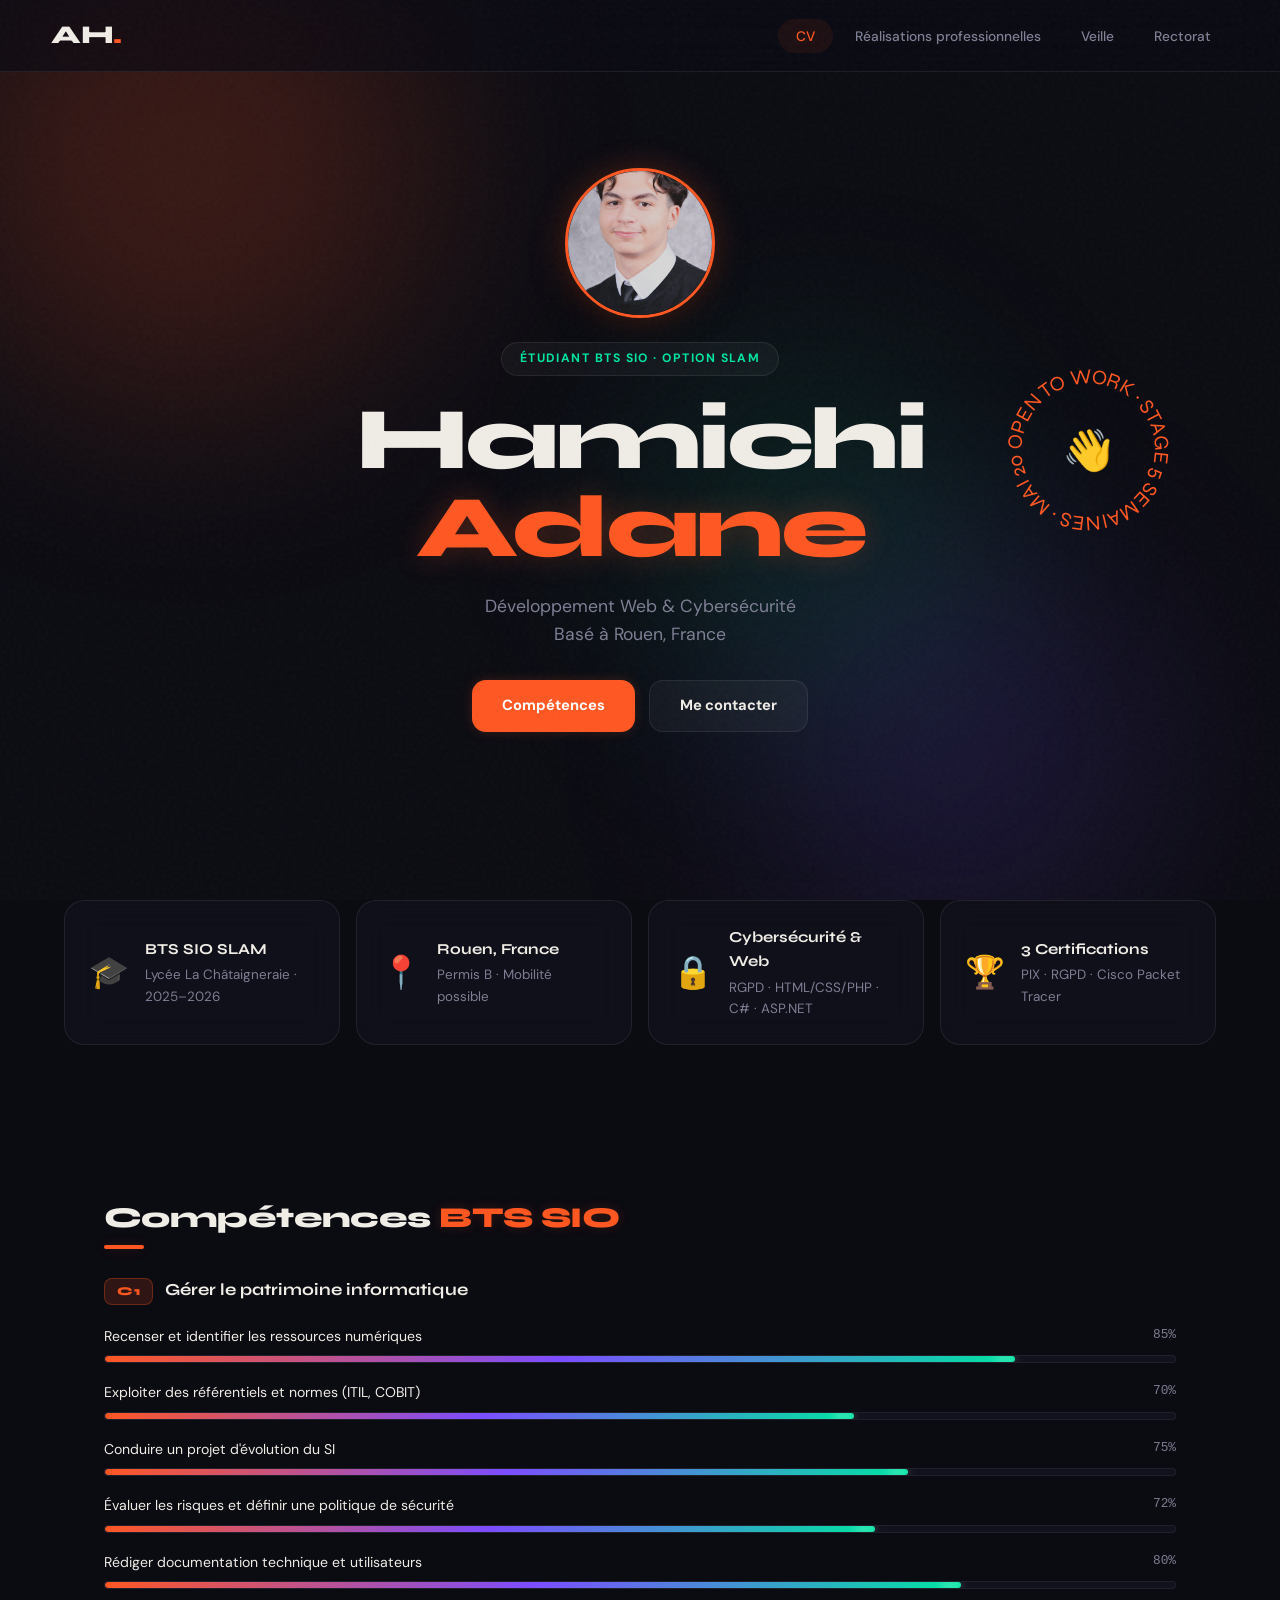
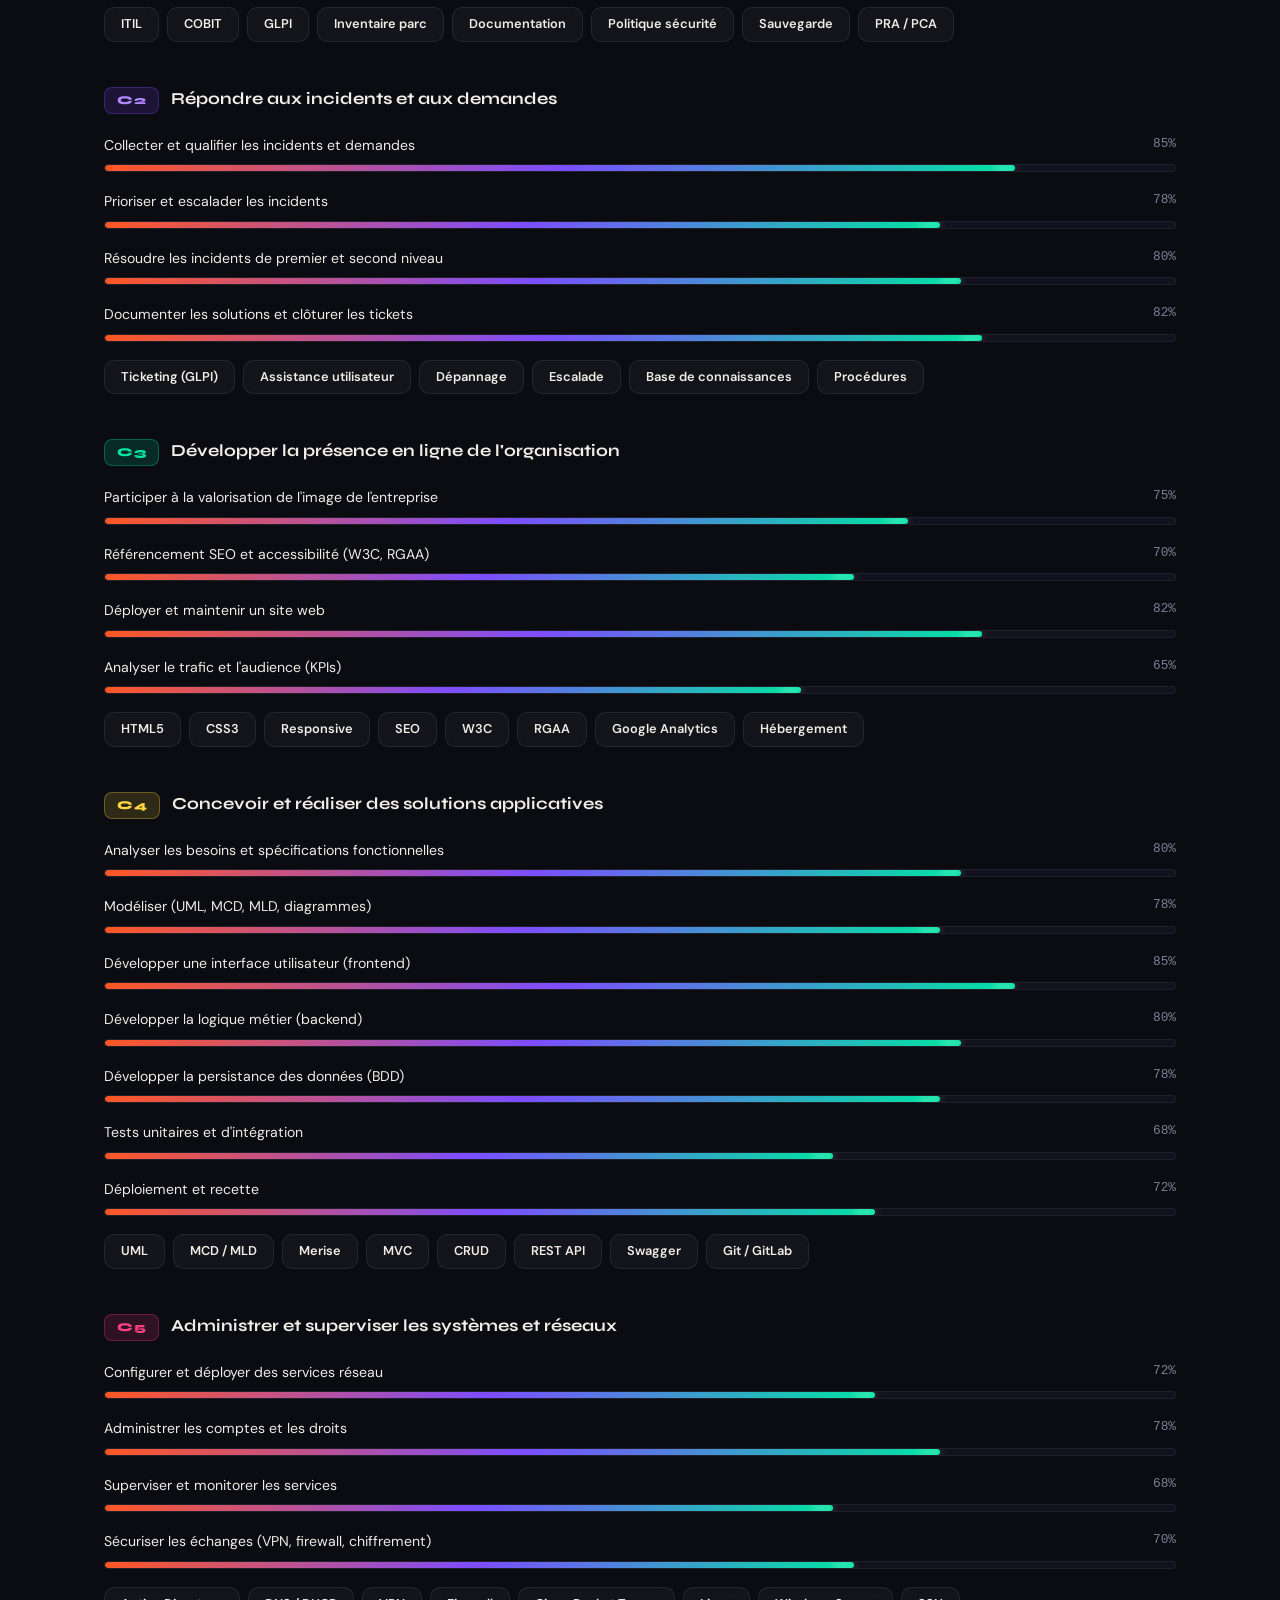
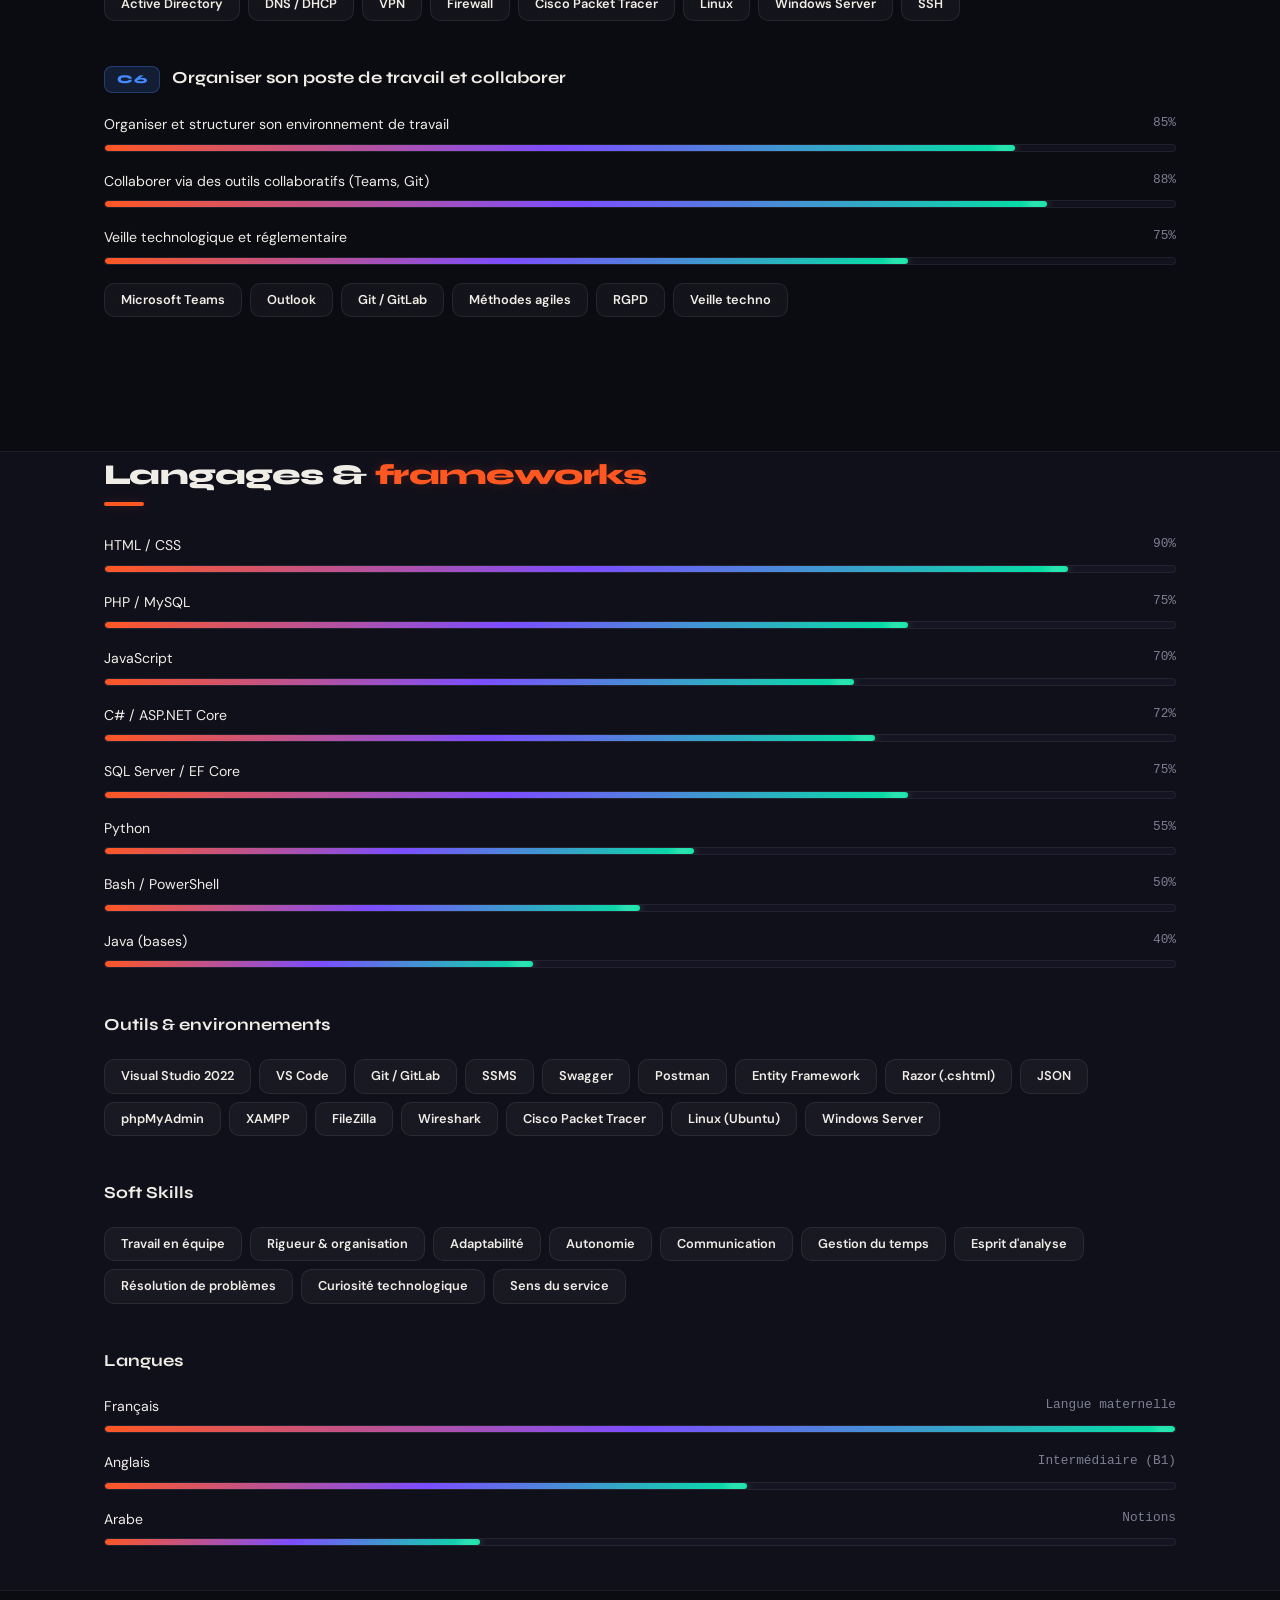
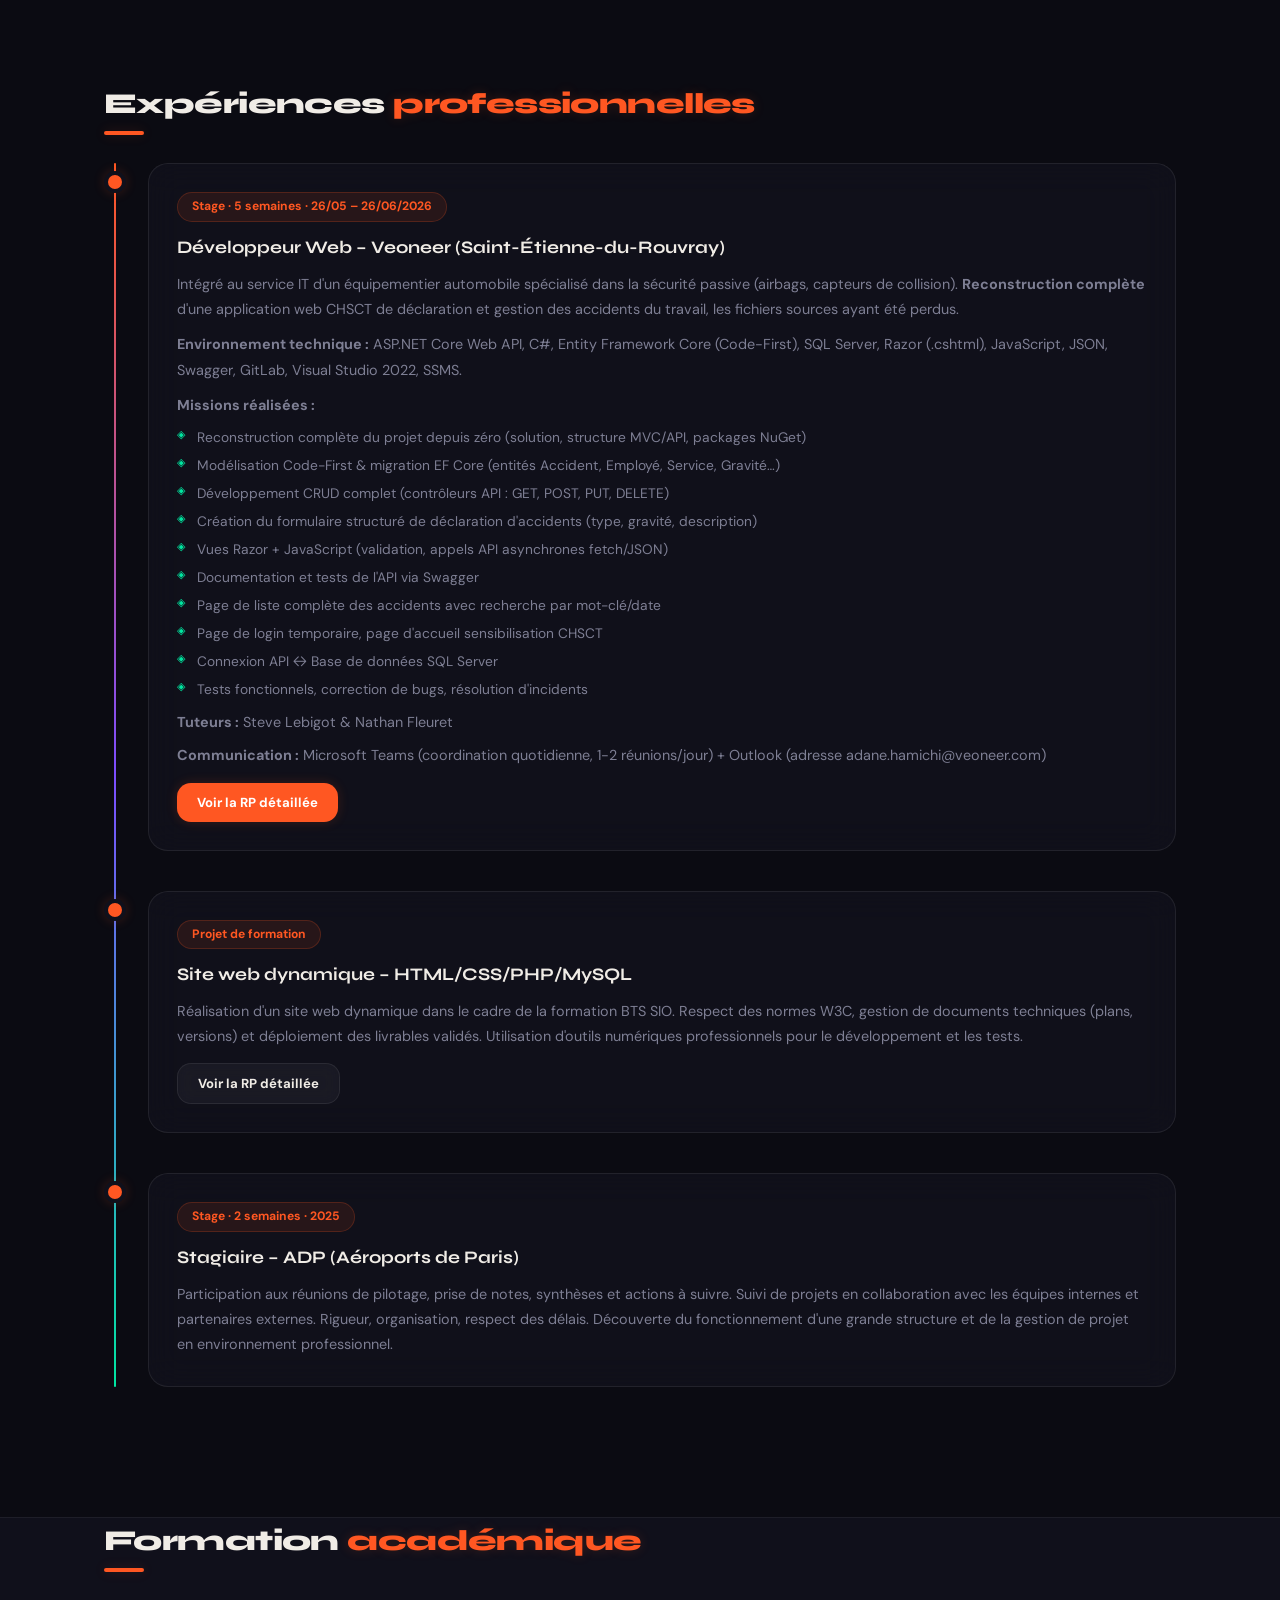
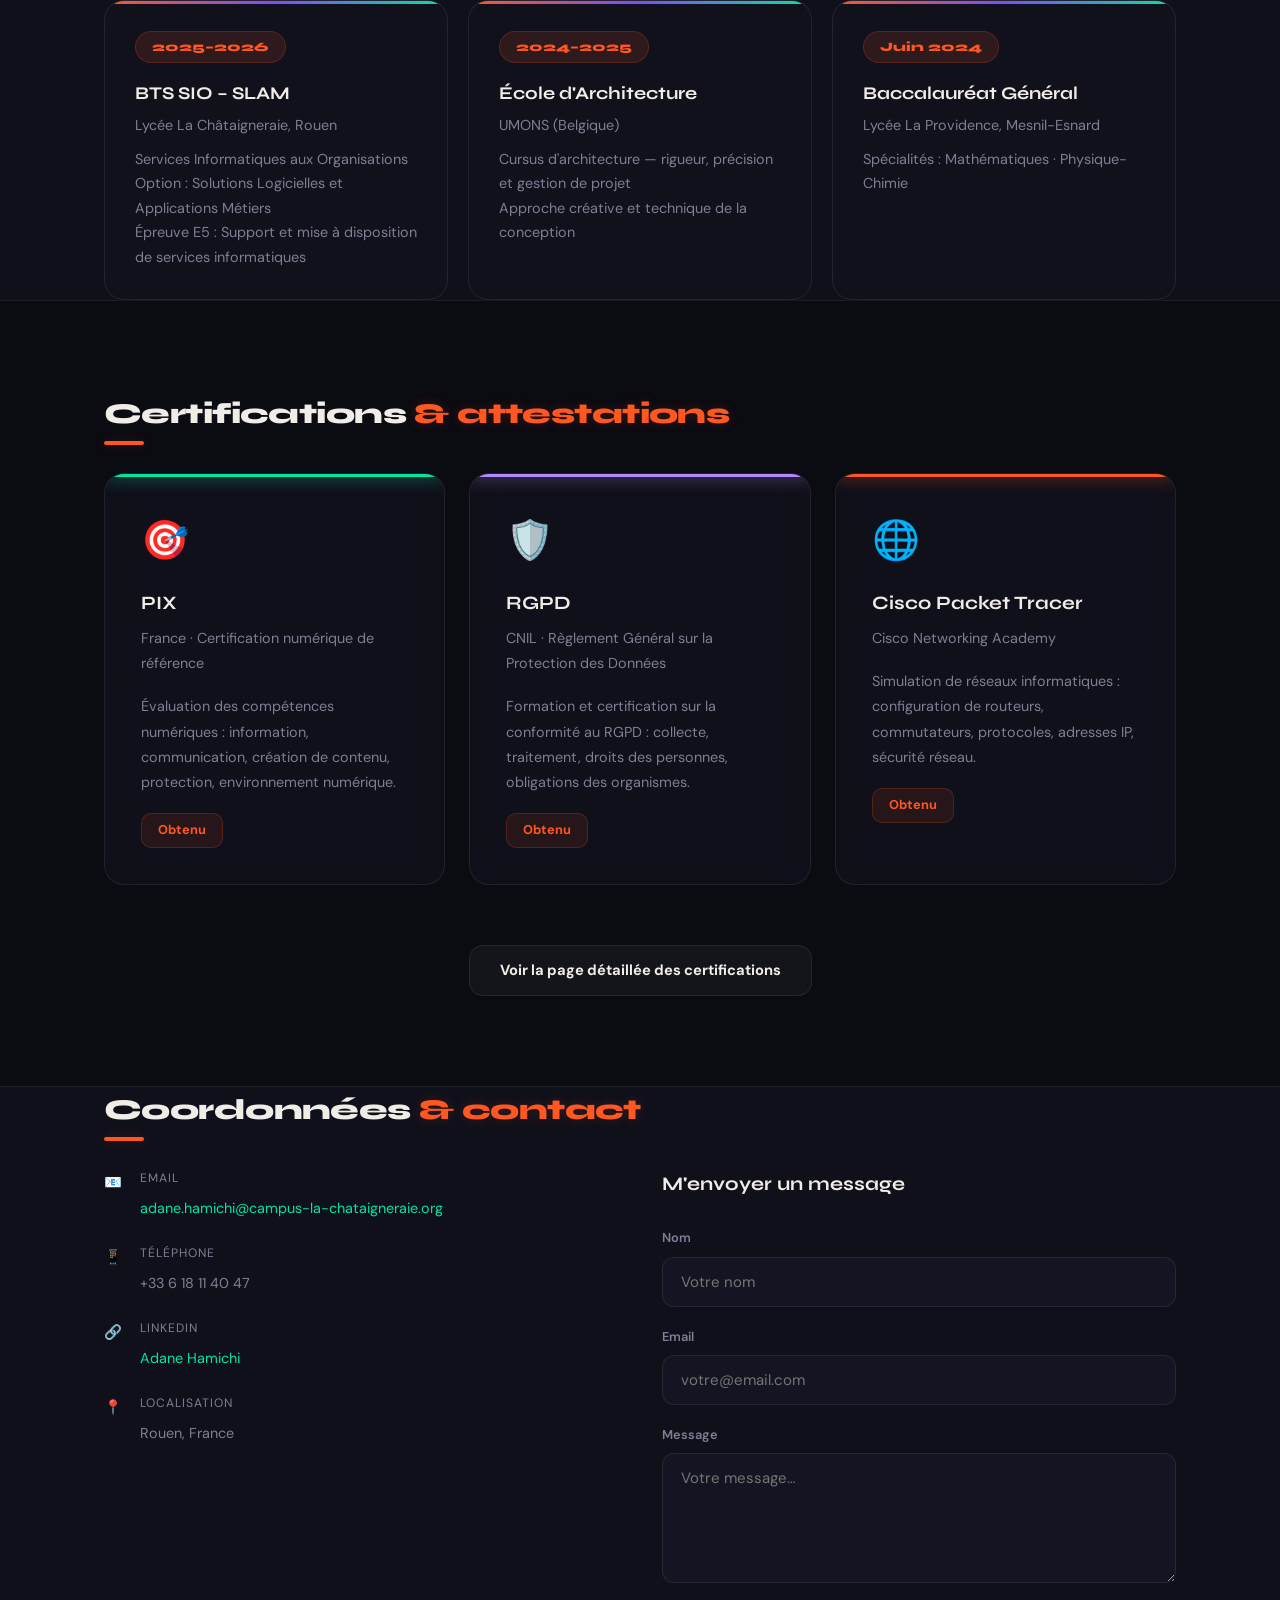
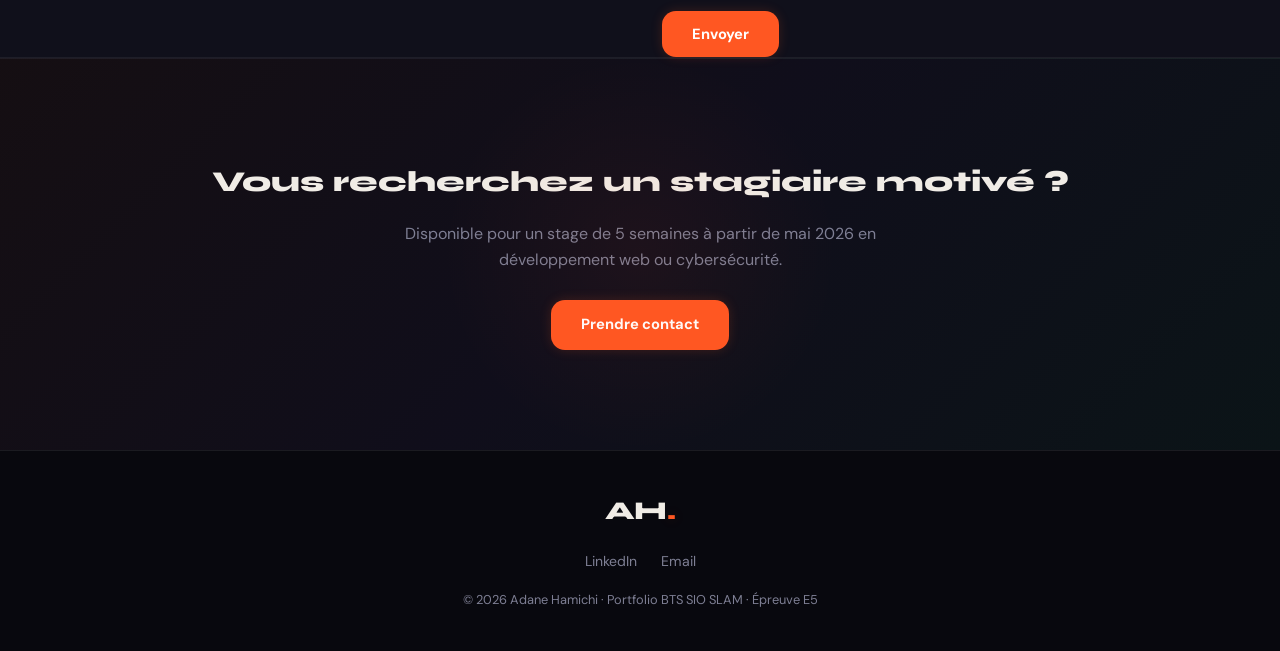
<file: index.html>
<!DOCTYPE html>
<html lang="fr">
<head>
  <meta charset="UTF-8"/>
  <meta name="viewport" content="width=device-width, initial-scale=1.0"/>
  <title>CV – Adane Hamichi</title>
  <meta name="description" content="Portfolio d'Adane Hamichi, étudiant en BTS SIO SLAM – Épreuve E5"/>
  <link rel="stylesheet" href="style.css"/>
  <link href="https://fonts.googleapis.com/css2?family=Syne:wght@400;600;700;800&family=DM+Sans:ital,wght@0,300;0,400;0,500;1,300&display=swap" rel="stylesheet">
</head>
<body>

  <!-- ═══ NAV ═══ -->
  <nav class="navbar">
    <div class="nav-logo">AH<span class="dot">.</span></div>
    <ul class="nav-links" id="navLinks">
      <li><a href="index.html" class="active">CV</a></li>
      <li><a href="realisations.html">Réalisations professionnelles</a></li>
      <li><a href="veille.html">Veille</a></li>
      <li><a href="rectorat.html">Rectorat</a></li>
    </ul>
    <button class="burger" onclick="toggleMenu()" aria-label="Menu">&#9776;</button>
  </nav>

  <!-- ═══ HERO ═══ -->
  <section class="hero">
    <div class="hero-bg">
      <div class="blob blob1"></div>
      <div class="blob blob2"></div>
      <div class="blob blob3"></div>
    </div>
    <div class="hero-content">
      <img src="img/adane_photo.png" alt="Adane Hamichi" class="hero-photo animate-fade">
      <span class="tag animate-fade">Étudiant BTS SIO · Option SLAM</span>
      <h1 class="animate-up">Hamichi<br><span class="accent">Adane</span></h1>
      <p class="hero-sub animate-up delay1">Développement Web &amp; Cybersécurité<br>Basé à Rouen, France</p>
      <div class="hero-btns animate-up delay2">
        <a href="#competences" class="btn-primary">Compétences</a>
        <a href="contact.html" class="btn-outline">Me contacter</a>
      </div>
    </div>
    <div class="hero-badge animate-fade delay3">
      <div class="badge-ring">
        <svg viewBox="0 0 100 100" class="badge-svg">
          <path id="circle" d="M 50,50 m -37,0 a 37,37 0 1,1 74,0 a 37,37 0 1,1 -74,0" fill="none"/>
          <text font-size="11.5" fill="var(--accent)" font-family="Syne">
            <textPath href="#circle">OPEN TO WORK · STAGE 5 SEMAINES · MAI 2026 · </textPath>
          </text>
        </svg>
        <div class="badge-center">👋</div>
      </div>
    </div>
  </section>

  <!-- ═══ INFOS CLÉS ═══ -->
  <section class="about-strip">
    <div class="strip-grid">
      <div class="strip-card">
        <span class="strip-icon">🎓</span>
        <div>
          <strong>BTS SIO SLAM</strong>
          <p>Lycée La Châtaigneraie · 2025–2026</p>
        </div>
      </div>
      <div class="strip-card">
        <span class="strip-icon">📍</span>
        <div>
          <strong>Rouen, France</strong>
          <p>Permis B · Mobilité possible</p>
        </div>
      </div>
      <div class="strip-card">
        <span class="strip-icon">🔒</span>
        <div>
          <strong>Cybersécurité &amp; Web</strong>
          <p>RGPD · HTML/CSS/PHP · C# · ASP.NET</p>
        </div>
      </div>
      <div class="strip-card">
        <span class="strip-icon">🏆</span>
        <div>
          <strong>3 Certifications</strong>
          <p>PIX · RGPD · Cisco Packet Tracer</p>
        </div>
      </div>
    </div>
  </section>

  <!-- ═══════════════════════════════════════════════════ -->
  <!-- COMPÉTENCES BTS SIO — COMPLET E5                  -->
  <!-- ═══════════════════════════════════════════════════ -->
  <section class="section" id="competences">
    <h2 class="section-title">Compétences <span class="accent">BTS SIO</span></h2>

    <!-- C1 : Gérer le patrimoine informatique -->
    <div class="skill-group">
      <h3><span class="comp-pill c1" style="margin-right:8px;">C1</span> Gérer le patrimoine informatique</h3>
      <div class="skill-item">
        <div class="skill-label"><span>Recenser et identifier les ressources numériques</span><span>85%</span></div>
        <div class="skill-bar"><div class="skill-fill" style="width:85%;--d:0s"></div></div>
      </div>
      <div class="skill-item">
        <div class="skill-label"><span>Exploiter des référentiels et normes (ITIL, COBIT)</span><span>70%</span></div>
        <div class="skill-bar"><div class="skill-fill" style="width:70%;--d:0.1s"></div></div>
      </div>
      <div class="skill-item">
        <div class="skill-label"><span>Conduire un projet d'évolution du SI</span><span>75%</span></div>
        <div class="skill-bar"><div class="skill-fill" style="width:75%;--d:0.15s"></div></div>
      </div>
      <div class="skill-item">
        <div class="skill-label"><span>Évaluer les risques et définir une politique de sécurité</span><span>72%</span></div>
        <div class="skill-bar"><div class="skill-fill" style="width:72%;--d:0.2s"></div></div>
      </div>
      <div class="skill-item">
        <div class="skill-label"><span>Rédiger documentation technique et utilisateurs</span><span>80%</span></div>
        <div class="skill-bar"><div class="skill-fill" style="width:80%;--d:0.25s"></div></div>
      </div>
      <div class="tech-tags" style="margin-top:14px;">
        <span class="tech-tag">ITIL</span>
        <span class="tech-tag">COBIT</span>
        <span class="tech-tag">GLPI</span>
        <span class="tech-tag">Inventaire parc</span>
        <span class="tech-tag">Documentation</span>
        <span class="tech-tag">Politique sécurité</span>
        <span class="tech-tag">Sauvegarde</span>
        <span class="tech-tag">PRA / PCA</span>
      </div>
    </div>

    <!-- C2 : Répondre aux incidents et demandes -->
    <div class="skill-group">
      <h3><span class="comp-pill c2" style="margin-right:8px;">C2</span> Répondre aux incidents et aux demandes</h3>
      <div class="skill-item">
        <div class="skill-label"><span>Collecter et qualifier les incidents et demandes</span><span>85%</span></div>
        <div class="skill-bar"><div class="skill-fill" style="width:85%;--d:0s"></div></div>
      </div>
      <div class="skill-item">
        <div class="skill-label"><span>Prioriser et escalader les incidents</span><span>78%</span></div>
        <div class="skill-bar"><div class="skill-fill" style="width:78%;--d:0.1s"></div></div>
      </div>
      <div class="skill-item">
        <div class="skill-label"><span>Résoudre les incidents de premier et second niveau</span><span>80%</span></div>
        <div class="skill-bar"><div class="skill-fill" style="width:80%;--d:0.15s"></div></div>
      </div>
      <div class="skill-item">
        <div class="skill-label"><span>Documenter les solutions et clôturer les tickets</span><span>82%</span></div>
        <div class="skill-bar"><div class="skill-fill" style="width:82%;--d:0.2s"></div></div>
      </div>
      <div class="tech-tags" style="margin-top:14px;">
        <span class="tech-tag">Ticketing (GLPI)</span>
        <span class="tech-tag">Assistance utilisateur</span>
        <span class="tech-tag">Dépannage</span>
        <span class="tech-tag">Escalade</span>
        <span class="tech-tag">Base de connaissances</span>
        <span class="tech-tag">Procédures</span>
      </div>
    </div>

    <!-- C3 : Développer la présence en ligne -->
    <div class="skill-group">
      <h3><span class="comp-pill c3" style="margin-right:8px;">C3</span> Développer la présence en ligne de l'organisation</h3>
      <div class="skill-item">
        <div class="skill-label"><span>Participer à la valorisation de l'image de l'entreprise</span><span>75%</span></div>
        <div class="skill-bar"><div class="skill-fill" style="width:75%;--d:0s"></div></div>
      </div>
      <div class="skill-item">
        <div class="skill-label"><span>Référencement SEO et accessibilité (W3C, RGAA)</span><span>70%</span></div>
        <div class="skill-bar"><div class="skill-fill" style="width:70%;--d:0.1s"></div></div>
      </div>
      <div class="skill-item">
        <div class="skill-label"><span>Déployer et maintenir un site web</span><span>82%</span></div>
        <div class="skill-bar"><div class="skill-fill" style="width:82%;--d:0.15s"></div></div>
      </div>
      <div class="skill-item">
        <div class="skill-label"><span>Analyser le trafic et l'audience (KPIs)</span><span>65%</span></div>
        <div class="skill-bar"><div class="skill-fill" style="width:65%;--d:0.2s"></div></div>
      </div>
      <div class="tech-tags" style="margin-top:14px;">
        <span class="tech-tag">HTML5</span>
        <span class="tech-tag">CSS3</span>
        <span class="tech-tag">Responsive</span>
        <span class="tech-tag">SEO</span>
        <span class="tech-tag">W3C</span>
        <span class="tech-tag">RGAA</span>
        <span class="tech-tag">Google Analytics</span>
        <span class="tech-tag">Hébergement</span>
      </div>
    </div>

    <!-- C4 : Concevoir et réaliser des solutions applicatives -->
    <div class="skill-group">
      <h3><span class="comp-pill c4" style="margin-right:8px;">C4</span> Concevoir et réaliser des solutions applicatives</h3>
      <div class="skill-item">
        <div class="skill-label"><span>Analyser les besoins et spécifications fonctionnelles</span><span>80%</span></div>
        <div class="skill-bar"><div class="skill-fill" style="width:80%;--d:0s"></div></div>
      </div>
      <div class="skill-item">
        <div class="skill-label"><span>Modéliser (UML, MCD, MLD, diagrammes)</span><span>78%</span></div>
        <div class="skill-bar"><div class="skill-fill" style="width:78%;--d:0.1s"></div></div>
      </div>
      <div class="skill-item">
        <div class="skill-label"><span>Développer une interface utilisateur (frontend)</span><span>85%</span></div>
        <div class="skill-bar"><div class="skill-fill" style="width:85%;--d:0.15s"></div></div>
      </div>
      <div class="skill-item">
        <div class="skill-label"><span>Développer la logique métier (backend)</span><span>80%</span></div>
        <div class="skill-bar"><div class="skill-fill" style="width:80%;--d:0.2s"></div></div>
      </div>
      <div class="skill-item">
        <div class="skill-label"><span>Développer la persistance des données (BDD)</span><span>78%</span></div>
        <div class="skill-bar"><div class="skill-fill" style="width:78%;--d:0.25s"></div></div>
      </div>
      <div class="skill-item">
        <div class="skill-label"><span>Tests unitaires et d'intégration</span><span>68%</span></div>
        <div class="skill-bar"><div class="skill-fill" style="width:68%;--d:0.3s"></div></div>
      </div>
      <div class="skill-item">
        <div class="skill-label"><span>Déploiement et recette</span><span>72%</span></div>
        <div class="skill-bar"><div class="skill-fill" style="width:72%;--d:0.35s"></div></div>
      </div>
      <div class="tech-tags" style="margin-top:14px;">
        <span class="tech-tag">UML</span>
        <span class="tech-tag">MCD / MLD</span>
        <span class="tech-tag">Merise</span>
        <span class="tech-tag">MVC</span>
        <span class="tech-tag">CRUD</span>
        <span class="tech-tag">REST API</span>
        <span class="tech-tag">Swagger</span>
        <span class="tech-tag">Git / GitLab</span>
      </div>
    </div>

    <!-- C5 : Administrer et superviser -->
    <div class="skill-group">
      <h3><span class="comp-pill c5" style="margin-right:8px;">C5</span> Administrer et superviser les systèmes et réseaux</h3>
      <div class="skill-item">
        <div class="skill-label"><span>Configurer et déployer des services réseau</span><span>72%</span></div>
        <div class="skill-bar"><div class="skill-fill" style="width:72%;--d:0s"></div></div>
      </div>
      <div class="skill-item">
        <div class="skill-label"><span>Administrer les comptes et les droits</span><span>78%</span></div>
        <div class="skill-bar"><div class="skill-fill" style="width:78%;--d:0.1s"></div></div>
      </div>
      <div class="skill-item">
        <div class="skill-label"><span>Superviser et monitorer les services</span><span>68%</span></div>
        <div class="skill-bar"><div class="skill-fill" style="width:68%;--d:0.15s"></div></div>
      </div>
      <div class="skill-item">
        <div class="skill-label"><span>Sécuriser les échanges (VPN, firewall, chiffrement)</span><span>70%</span></div>
        <div class="skill-bar"><div class="skill-fill" style="width:70%;--d:0.2s"></div></div>
      </div>
      <div class="tech-tags" style="margin-top:14px;">
        <span class="tech-tag">Active Directory</span>
        <span class="tech-tag">DNS / DHCP</span>
        <span class="tech-tag">VPN</span>
        <span class="tech-tag">Firewall</span>
        <span class="tech-tag">Cisco Packet Tracer</span>
        <span class="tech-tag">Linux</span>
        <span class="tech-tag">Windows Server</span>
        <span class="tech-tag">SSH</span>
      </div>
    </div>

    <!-- C6 : Organiser le poste de travail -->
    <div class="skill-group">
      <h3><span class="comp-pill c6" style="margin-right:8px;">C6</span> Organiser son poste de travail et collaborer</h3>
      <div class="skill-item">
        <div class="skill-label"><span>Organiser et structurer son environnement de travail</span><span>85%</span></div>
        <div class="skill-bar"><div class="skill-fill" style="width:85%;--d:0s"></div></div>
      </div>
      <div class="skill-item">
        <div class="skill-label"><span>Collaborer via des outils collaboratifs (Teams, Git)</span><span>88%</span></div>
        <div class="skill-bar"><div class="skill-fill" style="width:88%;--d:0.1s"></div></div>
      </div>
      <div class="skill-item">
        <div class="skill-label"><span>Veille technologique et réglementaire</span><span>75%</span></div>
        <div class="skill-bar"><div class="skill-fill" style="width:75%;--d:0.15s"></div></div>
      </div>
      <div class="tech-tags" style="margin-top:14px;">
        <span class="tech-tag">Microsoft Teams</span>
        <span class="tech-tag">Outlook</span>
        <span class="tech-tag">Git / GitLab</span>
        <span class="tech-tag">Méthodes agiles</span>
        <span class="tech-tag">RGPD</span>
        <span class="tech-tag">Veille techno</span>
      </div>
    </div>
  </section>

  <!-- ═══ COMPÉTENCES TECHNIQUES (langages) ═══ -->
  <section class="section-dark">
    <div class="section" style="padding-top:0;padding-bottom:0;">
      <h2 class="section-title">Langages &amp; <span class="accent">frameworks</span></h2>
      <div class="skill-group">
        <div class="skill-item">
          <div class="skill-label"><span>HTML / CSS</span><span>90%</span></div>
          <div class="skill-bar"><div class="skill-fill" style="width:90%;--d:0s"></div></div>
        </div>
        <div class="skill-item">
          <div class="skill-label"><span>PHP / MySQL</span><span>75%</span></div>
          <div class="skill-bar"><div class="skill-fill" style="width:75%;--d:0.1s"></div></div>
        </div>
        <div class="skill-item">
          <div class="skill-label"><span>JavaScript</span><span>70%</span></div>
          <div class="skill-bar"><div class="skill-fill" style="width:70%;--d:0.15s"></div></div>
        </div>
        <div class="skill-item">
          <div class="skill-label"><span>C# / ASP.NET Core</span><span>72%</span></div>
          <div class="skill-bar"><div class="skill-fill" style="width:72%;--d:0.2s"></div></div>
        </div>
        <div class="skill-item">
          <div class="skill-label"><span>SQL Server / EF Core</span><span>75%</span></div>
          <div class="skill-bar"><div class="skill-fill" style="width:75%;--d:0.25s"></div></div>
        </div>
        <div class="skill-item">
          <div class="skill-label"><span>Python</span><span>55%</span></div>
          <div class="skill-bar"><div class="skill-fill" style="width:55%;--d:0.3s"></div></div>
        </div>
        <div class="skill-item">
          <div class="skill-label"><span>Bash / PowerShell</span><span>50%</span></div>
          <div class="skill-bar"><div class="skill-fill" style="width:50%;--d:0.35s"></div></div>
        </div>
        <div class="skill-item">
          <div class="skill-label"><span>Java (bases)</span><span>40%</span></div>
          <div class="skill-bar"><div class="skill-fill" style="width:40%;--d:0.4s"></div></div>
        </div>
      </div>
      <div class="skill-group">
        <h3>Outils &amp; environnements</h3>
        <div class="tech-tags">
          <span class="tech-tag">Visual Studio 2022</span>
          <span class="tech-tag">VS Code</span>
          <span class="tech-tag">Git / GitLab</span>
          <span class="tech-tag">SSMS</span>
          <span class="tech-tag">Swagger</span>
          <span class="tech-tag">Postman</span>
          <span class="tech-tag">Entity Framework</span>
          <span class="tech-tag">Razor (.cshtml)</span>
          <span class="tech-tag">JSON</span>
          <span class="tech-tag">phpMyAdmin</span>
          <span class="tech-tag">XAMPP</span>
          <span class="tech-tag">FileZilla</span>
          <span class="tech-tag">Wireshark</span>
          <span class="tech-tag">Cisco Packet Tracer</span>
          <span class="tech-tag">Linux (Ubuntu)</span>
          <span class="tech-tag">Windows Server</span>
        </div>
      </div>
      <div class="skill-group">
        <h3>Soft Skills</h3>
        <div class="tech-tags">
          <span class="tech-tag">Travail en équipe</span>
          <span class="tech-tag">Rigueur &amp; organisation</span>
          <span class="tech-tag">Adaptabilité</span>
          <span class="tech-tag">Autonomie</span>
          <span class="tech-tag">Communication</span>
          <span class="tech-tag">Gestion du temps</span>
          <span class="tech-tag">Esprit d'analyse</span>
          <span class="tech-tag">Résolution de problèmes</span>
          <span class="tech-tag">Curiosité technologique</span>
          <span class="tech-tag">Sens du service</span>
        </div>
      </div>
      <div class="skill-group">
        <h3>Langues</h3>
        <div class="skill-item">
          <div class="skill-label"><span>Français</span><span>Langue maternelle</span></div>
          <div class="skill-bar"><div class="skill-fill" style="width:100%;--d:0s"></div></div>
        </div>
        <div class="skill-item">
          <div class="skill-label"><span>Anglais</span><span>Intermédiaire (B1)</span></div>
          <div class="skill-bar"><div class="skill-fill" style="width:60%;--d:0.1s"></div></div>
        </div>
        <div class="skill-item">
          <div class="skill-label"><span>Arabe</span><span>Notions</span></div>
          <div class="skill-bar"><div class="skill-fill" style="width:35%;--d:0.2s"></div></div>
        </div>
      </div>
    </div>
  </section>

  <!-- ═══ EXPÉRIENCES PROFESSIONNELLES ═══ -->
  <section class="section">
    <h2 class="section-title">Expériences <span class="accent">professionnelles</span></h2>
    <div class="timeline">

      <!-- Stage Veoneer -->
      <div class="tl-item">
        <div class="tl-dot"></div>
        <div class="tl-card">
          <span class="tl-tag">Stage · 5 semaines · 26/05 – 26/06/2026</span>
          <h3>Développeur Web – Veoneer (Saint-Étienne-du-Rouvray)</h3>
          <p>Intégré au service IT d'un équipementier automobile spécialisé dans la sécurité passive (airbags, capteurs de collision). <strong>Reconstruction complète</strong> d'une application web CHSCT de déclaration et gestion des accidents du travail, les fichiers sources ayant été perdus.</p>
          <p style="margin-top:10px;"><strong>Environnement technique :</strong> ASP.NET Core Web API, C#, Entity Framework Core (Code-First), SQL Server, Razor (.cshtml), JavaScript, JSON, Swagger, GitLab, Visual Studio 2022, SSMS.</p>
          <p style="margin-top:10px;"><strong>Missions réalisées :</strong></p>
          <ul class="tl-missions">
            <li>Reconstruction complète du projet depuis zéro (solution, structure MVC/API, packages NuGet)</li>
            <li>Modélisation Code-First &amp; migration EF Core (entités Accident, Employé, Service, Gravité…)</li>
            <li>Développement CRUD complet (contrôleurs API : GET, POST, PUT, DELETE)</li>
            <li>Création du formulaire structuré de déclaration d'accidents (type, gravité, description)</li>
            <li>Vues Razor + JavaScript (validation, appels API asynchrones fetch/JSON)</li>
            <li>Documentation et tests de l'API via Swagger</li>
            <li>Page de liste complète des accidents avec recherche par mot-clé/date</li>
            <li>Page de login temporaire, page d'accueil sensibilisation CHSCT</li>
            <li>Connexion API ↔ Base de données SQL Server</li>
            <li>Tests fonctionnels, correction de bugs, résolution d'incidents</li>
          </ul>
          <p style="margin-top:10px;"><strong>Tuteurs :</strong> Steve Lebigot &amp; Nathan Fleuret</p>
          <p style="margin-top:8px;"><strong>Communication :</strong> Microsoft Teams (coordination quotidienne, 1-2 réunions/jour) + Outlook (adresse adane.hamichi@veoneer.com)</p>
          <div style="margin-top:14px;display:flex;gap:8px;flex-wrap:wrap;">
            <a href="rp-veoneer.html" class="btn-primary" style="font-size:0.82rem;padding:9px 20px;">Voir la RP détaillée</a>
          </div>
        </div>
      </div>

      <!-- Projet formation -->
      <div class="tl-item">
        <div class="tl-dot"></div>
        <div class="tl-card">
          <span class="tl-tag">Projet de formation</span>
          <h3>Site web dynamique – HTML/CSS/PHP/MySQL</h3>
          <p>Réalisation d'un site web dynamique dans le cadre de la formation BTS SIO. Respect des normes W3C, gestion de documents techniques (plans, versions) et déploiement des livrables validés. Utilisation d'outils numériques professionnels pour le développement et les tests.</p>
          <div style="margin-top:14px;display:flex;gap:8px;flex-wrap:wrap;">
            <a href="rp-site-web.html" class="btn-outline" style="font-size:0.82rem;padding:9px 20px;">Voir la RP détaillée</a>
          </div>
        </div>
      </div>

      <!-- Stage ADP -->
      <div class="tl-item">
        <div class="tl-dot"></div>
        <div class="tl-card">
          <span class="tl-tag">Stage · 2 semaines · 2025</span>
          <h3>Stagiaire – ADP (Aéroports de Paris)</h3>
          <p>Participation aux réunions de pilotage, prise de notes, synthèses et actions à suivre. Suivi de projets en collaboration avec les équipes internes et partenaires externes. Rigueur, organisation, respect des délais. Découverte du fonctionnement d'une grande structure et de la gestion de projet en environnement professionnel.</p>
        </div>
      </div>

    </div>
  </section>

  <!-- ═══ FORMATIONS ═══ -->
  <section class="section-dark">
    <div class="section" style="padding-top:0;padding-bottom:0;">
      <h2 class="section-title">Formation <span class="accent">académique</span></h2>
      <div class="edu-grid">
        <div class="edu-card">
          <div class="edu-year">2025–2026</div>
          <h3>BTS SIO – SLAM</h3>
          <p>Lycée La Châtaigneraie, Rouen</p>
          <p class="edu-detail">Services Informatiques aux Organisations<br>Option : Solutions Logicielles et Applications Métiers<br>Épreuve E5 : Support et mise à disposition de services informatiques</p>
        </div>
        <div class="edu-card">
          <div class="edu-year">2024–2025</div>
          <h3>École d'Architecture</h3>
          <p>UMONS (Belgique)</p>
          <p class="edu-detail">Cursus d'architecture — rigueur, précision et gestion de projet<br>Approche créative et technique de la conception</p>
        </div>
        <div class="edu-card">
          <div class="edu-year">Juin 2024</div>
          <h3>Baccalauréat Général</h3>
          <p>Lycée La Providence, Mesnil-Esnard</p>
          <p class="edu-detail">Spécialités : Mathématiques · Physique-Chimie</p>
        </div>
      </div>
    </div>
  </section>

  <!-- ═══ CERTIFICATIONS ═══ -->
  <section class="section">
    <h2 class="section-title">Certifications <span class="accent">&amp; attestations</span></h2>
    <div class="certs-grid">
      <div class="cert-card" style="--card-color:var(--accent3);">
        <div class="cert-icon">🎯</div>
        <h3>PIX</h3>
        <p class="cert-org">France · Certification numérique de référence</p>
        <p>Évaluation des compétences numériques : information, communication, création de contenu, protection, environnement numérique.</p>
        <span class="cert-badge">Obtenu</span>
      </div>
      <div class="cert-card" style="--card-color:#b388ff;">
        <div class="cert-icon">🛡️</div>
        <h3>RGPD</h3>
        <p class="cert-org">CNIL · Règlement Général sur la Protection des Données</p>
        <p>Formation et certification sur la conformité au RGPD : collecte, traitement, droits des personnes, obligations des organismes.</p>
        <span class="cert-badge">Obtenu</span>
      </div>
      <div class="cert-card" style="--card-color:var(--accent);">
        <div class="cert-icon">🌐</div>
        <h3>Cisco Packet Tracer</h3>
        <p class="cert-org">Cisco Networking Academy</p>
        <p>Simulation de réseaux informatiques : configuration de routeurs, commutateurs, protocoles, adresses IP, sécurité réseau.</p>
        <span class="cert-badge">Obtenu</span>
      </div>
    </div>
    <div style="margin-top:28px;text-align:center;">
      <a href="certifications.html" class="btn-outline">Voir la page détaillée des certifications</a>
    </div>
  </section>

  <!-- ═══ COORDONNÉES ═══ -->
  <section class="section-dark">
    <div class="section" style="padding-top:0;padding-bottom:0;">
      <h2 class="section-title">Coordonnées <span class="accent">&amp; contact</span></h2>
      <div class="contact-grid">
        <div class="contact-info">
          <div class="c-item">
            <span class="c-icon">📧</span>
            <div>
              <label>Email</label>
              <a href="mailto:adane.hamichi@campus-la-chataigneraie.org">adane.hamichi@campus-la-chataigneraie.org</a>
            </div>
          </div>
          <div class="c-item">
            <span class="c-icon">📱</span>
            <div>
              <label>Téléphone</label>
              <span>+33 6 18 11 40 47</span>
            </div>
          </div>
          <div class="c-item">
            <span class="c-icon">🔗</span>
            <div>
              <label>LinkedIn</label>
              <a href="https://www.linkedin.com/in/adane-hamichi-792073328/" target="_blank" rel="noopener">Adane Hamichi</a>
            </div>
          </div>
          <div class="c-item">
            <span class="c-icon">📍</span>
            <div>
              <label>Localisation</label>
              <span>Rouen, France</span>
            </div>
          </div>
        </div>
        <div class="contact-form-wrap">
          <h3>M'envoyer un message</h3>
          <form class="contact-form" action="mailto:adane.hamichi@campus-la-chataigneraie.org" method="post" enctype="text/plain">
            <div class="form-group">
              <label for="name">Nom</label>
              <input type="text" id="name" name="Nom" placeholder="Votre nom" required/>
            </div>
            <div class="form-group">
              <label for="email">Email</label>
              <input type="email" id="email" name="Email" placeholder="votre@email.com" required/>
            </div>
            <div class="form-group">
              <label for="msg">Message</label>
              <textarea id="msg" name="Message" placeholder="Votre message…" required></textarea>
            </div>
            <button type="submit" class="btn-primary">Envoyer</button>
          </form>
        </div>
      </div>
    </div>
  </section>

  <!-- ═══ CTA ═══ -->
  <section class="cta-section">
    <h2>Vous recherchez un stagiaire motivé ?</h2>
    <p>Disponible pour un stage de 5 semaines à partir de mai 2026 en développement web ou cybersécurité.</p>
    <a href="contact.html" class="btn-primary">Prendre contact</a>
  </section>

  <!-- ═══ FOOTER ═══ -->
  <footer class="footer">
    <div class="footer-inner">
      <span class="nav-logo">AH<span class="dot">.</span></span>
      <div class="footer-links">
        <a href="https://www.linkedin.com/in/adane-hamichi-792073328/" target="_blank" rel="noopener">LinkedIn</a>
        <a href="mailto:adane.hamichi@campus-la-chataigneraie.org">Email</a>
      </div>
      <p>© 2026 Adane Hamichi · Portfolio BTS SIO SLAM · Épreuve E5</p>
    </div>
  </footer>

  <script>
    function toggleMenu(){document.getElementById('navLinks').classList.toggle('open');}
  </script>
</body>
</html>
</file>
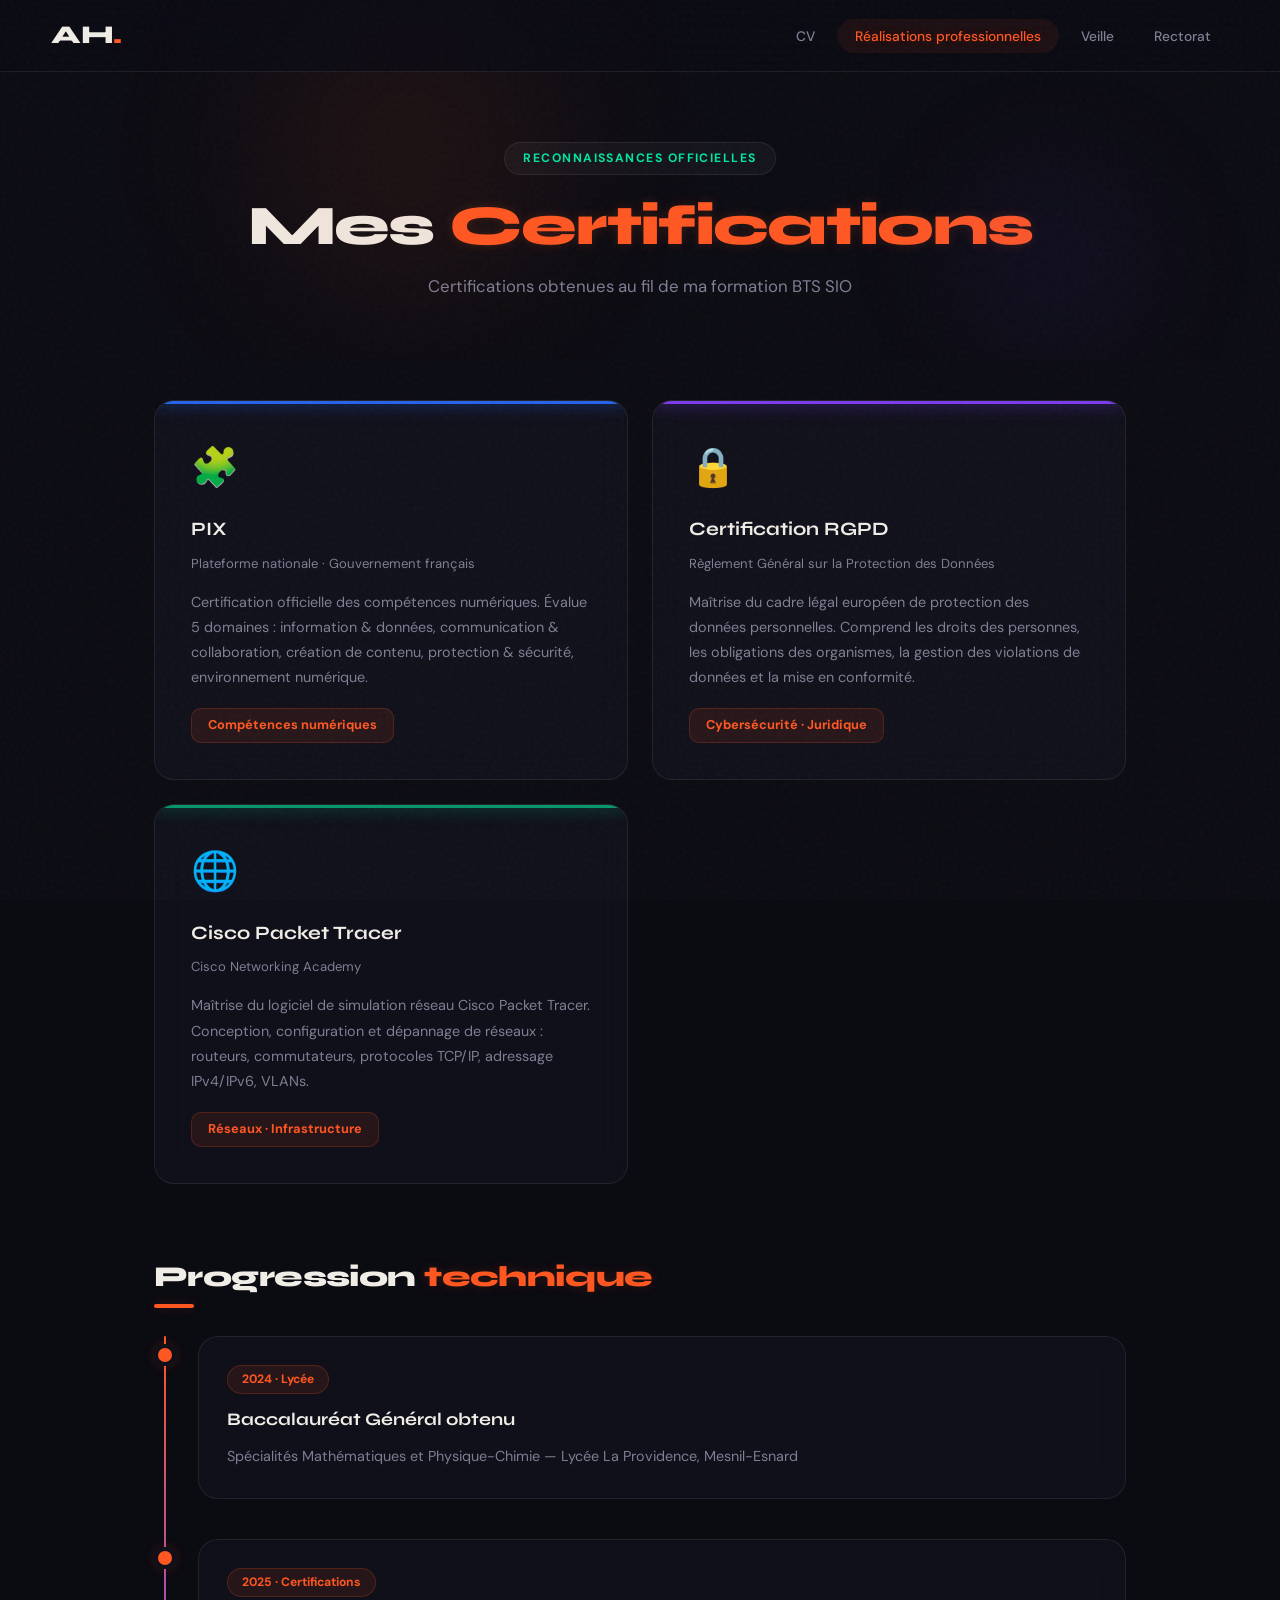
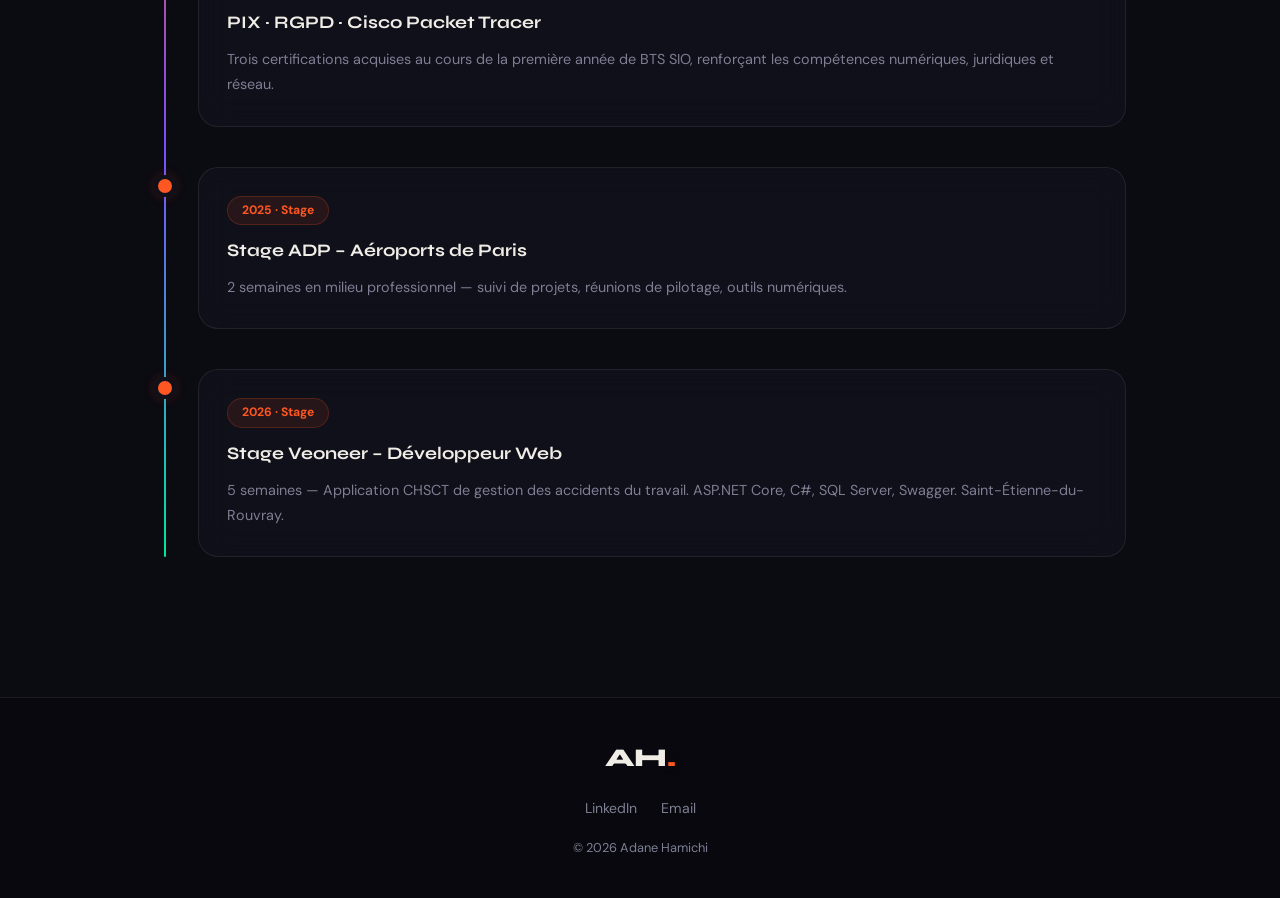
<file: certifications.html>
<!DOCTYPE html>
<html lang="fr">
<head>
  <meta charset="UTF-8"/>
  <meta name="viewport" content="width=device-width, initial-scale=1.0"/>
  <title>Certifications – Adane Hamichi</title>
  <link rel="stylesheet" href="style.css"/>
  <link href="https://fonts.googleapis.com/css2?family=Syne:wght@400;600;700;800&family=DM+Sans:ital,wght@0,300;0,400;0,500;1,300&display=swap" rel="stylesheet">
</head>
<body>
  <nav class="navbar">
    <div class="nav-logo">AH<span class="dot">.</span></div>
    <ul class="nav-links" id="navLinks">
      <li><a href="index.html">CV</a></li>
      <li><a href="realisations.html" class="active">Réalisations professionnelles</a></li>
      <li><a href="veille.html">Veille</a></li>
      <li><a href="rectorat.html">Rectorat</a></li>
    </ul>
    <button class="burger" onclick="toggleMenu()" aria-label="Menu">&#9776;</button>
  </nav>
  <div class="page-hero">
    <span class="tag">Reconnaissances officielles</span>
    <h1>Mes <span class="accent">Certifications</span></h1>
    <p>Certifications obtenues au fil de ma formation BTS SIO</p>
  </div>
  <div class="certs-section">
    <div class="certs-grid">
      <div class="cert-card" style="--card-color:#2563eb;">
        <div class="cert-icon">🧩</div>
        <h3>PIX</h3>
        <div class="cert-org">Plateforme nationale · Gouvernement français</div>
        <p>Certification officielle des compétences numériques. Évalue 5 domaines : information &amp; données, communication &amp; collaboration, création de contenu, protection &amp; sécurité, environnement numérique.</p>
        <span class="cert-badge">Compétences numériques</span>
      </div>
      <div class="cert-card" style="--card-color:#7c3aed;">
        <div class="cert-icon">🔒</div>
        <h3>Certification RGPD</h3>
        <div class="cert-org">Règlement Général sur la Protection des Données</div>
        <p>Maîtrise du cadre légal européen de protection des données personnelles. Comprend les droits des personnes, les obligations des organismes, la gestion des violations de données et la mise en conformité.</p>
        <span class="cert-badge">Cybersécurité · Juridique</span>
      </div>
      <div class="cert-card" style="--card-color:#059669;">
        <div class="cert-icon">🌐</div>
        <h3>Cisco Packet Tracer</h3>
        <div class="cert-org">Cisco Networking Academy</div>
        <p>Maîtrise du logiciel de simulation réseau Cisco Packet Tracer. Conception, configuration et dépannage de réseaux : routeurs, commutateurs, protocoles TCP/IP, adressage IPv4/IPv6, VLANs.</p>
        <span class="cert-badge">Réseaux · Infrastructure</span>
      </div>
    </div>
    <!-- TIMELINE -->
    <div style="margin-top:70px;">
      <h2 class="section-title">Progression <span class="accent">technique</span></h2>
      <div class="timeline">
        <div class="tl-item">
          <div class="tl-dot"></div>
          <div class="tl-card">
            <span class="tl-tag">2024 · Lycée</span>
            <h3>Baccalauréat Général obtenu</h3>
            <p>Spécialités Mathématiques et Physique-Chimie — Lycée La Providence, Mesnil-Esnard</p>
          </div>
        </div>
        <div class="tl-item">
          <div class="tl-dot"></div>
          <div class="tl-card">
            <span class="tl-tag">2025 · Certifications</span>
            <h3>PIX · RGPD · Cisco Packet Tracer</h3>
            <p>Trois certifications acquises au cours de la première année de BTS SIO, renforçant les compétences numériques, juridiques et réseau.</p>
          </div>
        </div>
        <div class="tl-item">
          <div class="tl-dot"></div>
          <div class="tl-card">
            <span class="tl-tag">2025 · Stage</span>
            <h3>Stage ADP – Aéroports de Paris</h3>
            <p>2 semaines en milieu professionnel — suivi de projets, réunions de pilotage, outils numériques.</p>
          </div>
        </div>
        <div class="tl-item">
          <div class="tl-dot"></div>
          <div class="tl-card">
            <span class="tl-tag">2026 · Stage</span>
            <h3>Stage Veoneer – Développeur Web</h3>
            <p>5 semaines — Application CHSCT de gestion des accidents du travail. ASP.NET Core, C#, SQL Server, Swagger. Saint-Étienne-du-Rouvray.</p>
          </div>
        </div>
      </div>
    </div>
  </div>
  <footer class="footer">
    <div class="footer-inner">
      <span class="nav-logo">AH<span class="dot">.</span></span>
      <div class="footer-links">
        <a href="https://www.linkedin.com/in/adane-hamichi-792073328/" target="_blank" rel="noopener">LinkedIn</a>
        <a href="mailto:adane.hamichi@campus-la-chataigneraie.org">Email</a>
      </div>
      <p>© 2026 Adane Hamichi</p>
    </div>
  </footer>
  <script>
    function toggleMenu(){document.getElementById('navLinks').classList.toggle('open');}
  </script>
</body>
</html>
</file>
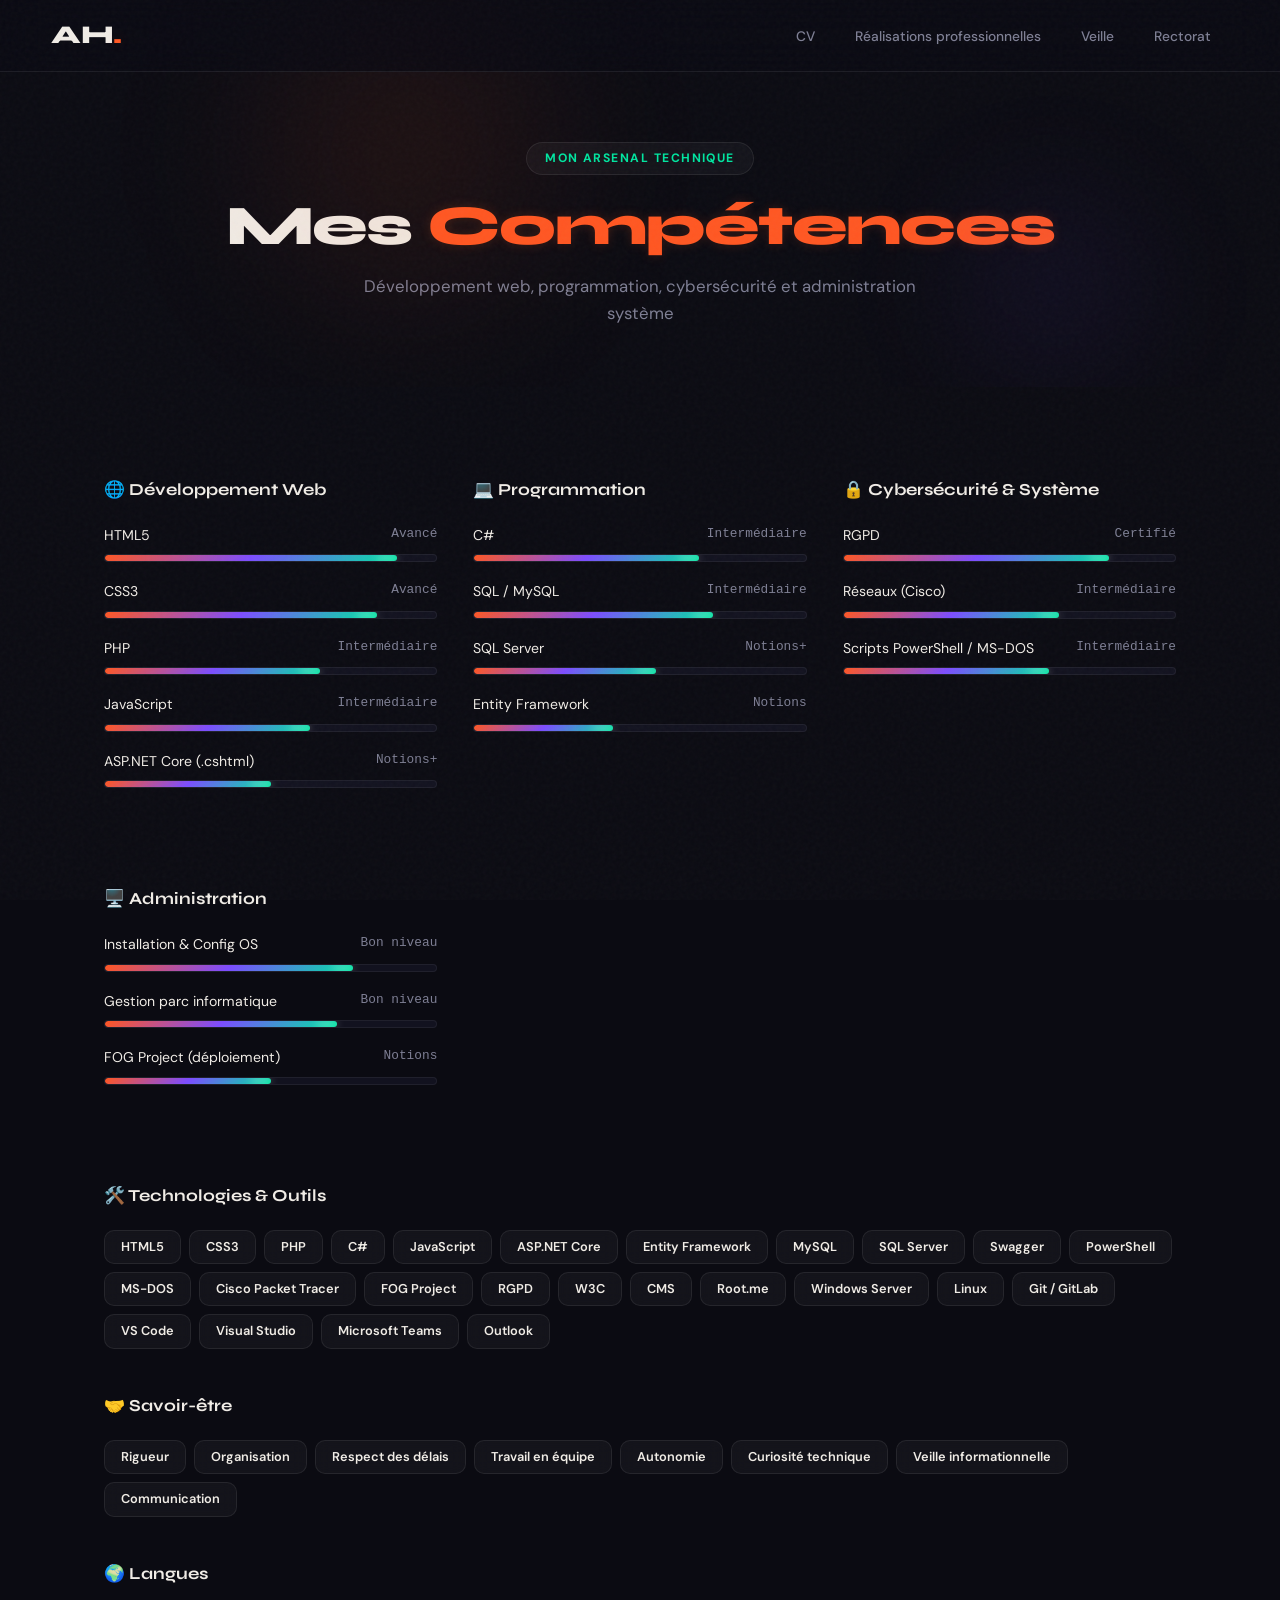
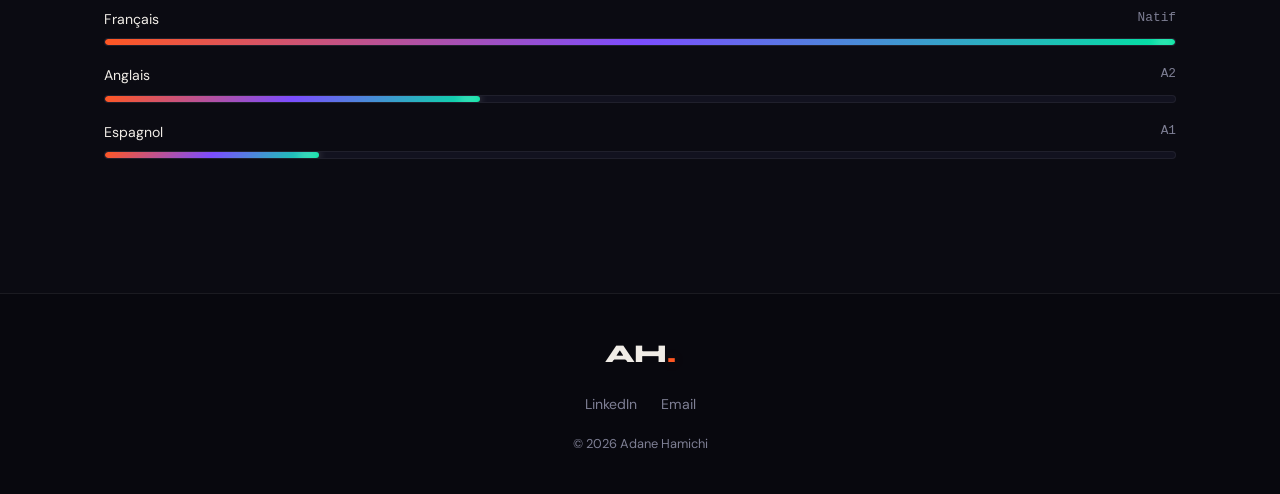
<file: competences.html>
<!DOCTYPE html>
<html lang="fr">
<head>
  <meta charset="UTF-8"/>
  <meta name="viewport" content="width=device-width, initial-scale=1.0"/>
  <title>Compétences – Adane Hamichi</title>
  <link rel="stylesheet" href="style.css"/>
  <link href="https://fonts.googleapis.com/css2?family=Syne:wght@400;600;700;800&family=DM+Sans:ital,wght@0,300;0,400;0,500;1,300&display=swap" rel="stylesheet">
</head>
<body>
  <nav class="navbar">
    <div class="nav-logo">AH<span class="dot">.</span></div>
    <ul class="nav-links" id="navLinks">
      <li><a href="index.html">CV</a></li>
      <li><a href="realisations.html">Réalisations professionnelles</a></li>
      <li><a href="veille.html">Veille</a></li>
      <li><a href="rectorat.html">Rectorat</a></li>
    </ul>
    <button class="burger" onclick="toggleMenu()" aria-label="Menu">&#9776;</button>
  </nav>
  <div class="page-hero">
    <span class="tag">Mon arsenal technique</span>
    <h1>Mes <span class="accent">Compétences</span></h1>
    <p>Développement web, programmation, cybersécurité et administration système</p>
  </div>
  <div class="section">
    <div class="skills-grid" style="display:grid;grid-template-columns:repeat(auto-fit,minmax(300px,1fr));gap:36px;">
      <!-- Dev Web -->
      <div class="skill-group">
        <h3>🌐 Développement Web</h3>
        <div class="skill-item">
          <div class="skill-label"><span>HTML5</span><span>Avancé</span></div>
          <div class="skill-bar"><div class="skill-fill" style="width:88%;--d:0.1s"></div></div>
        </div>
        <div class="skill-item">
          <div class="skill-label"><span>CSS3</span><span>Avancé</span></div>
          <div class="skill-bar"><div class="skill-fill" style="width:82%;--d:0.2s"></div></div>
        </div>
        <div class="skill-item">
          <div class="skill-label"><span>PHP</span><span>Intermédiaire</span></div>
          <div class="skill-bar"><div class="skill-fill" style="width:65%;--d:0.3s"></div></div>
        </div>
        <div class="skill-item">
          <div class="skill-label"><span>JavaScript</span><span>Intermédiaire</span></div>
          <div class="skill-bar"><div class="skill-fill" style="width:62%;--d:0.4s"></div></div>
        </div>
        <div class="skill-item">
          <div class="skill-label"><span>ASP.NET Core (.cshtml)</span><span>Notions+</span></div>
          <div class="skill-bar"><div class="skill-fill" style="width:50%;--d:0.5s"></div></div>
        </div>
      </div>
      <!-- Prog -->
      <div class="skill-group">
        <h3>💻 Programmation</h3>
        <div class="skill-item">
          <div class="skill-label"><span>C#</span><span>Intermédiaire</span></div>
          <div class="skill-bar"><div class="skill-fill" style="width:68%;--d:0.1s"></div></div>
        </div>
        <div class="skill-item">
          <div class="skill-label"><span>SQL / MySQL</span><span>Intermédiaire</span></div>
          <div class="skill-bar"><div class="skill-fill" style="width:72%;--d:0.2s"></div></div>
        </div>
        <div class="skill-item">
          <div class="skill-label"><span>SQL Server</span><span>Notions+</span></div>
          <div class="skill-bar"><div class="skill-fill" style="width:55%;--d:0.3s"></div></div>
        </div>
        <div class="skill-item">
          <div class="skill-label"><span>Entity Framework</span><span>Notions</span></div>
          <div class="skill-bar"><div class="skill-fill" style="width:42%;--d:0.4s"></div></div>
        </div>
      </div>
      <!-- Cybersécurité -->
      <div class="skill-group">
        <h3>🔒 Cybersécurité &amp; Système</h3>
        <div class="skill-item">
          <div class="skill-label"><span>RGPD</span><span>Certifié</span></div>
          <div class="skill-bar"><div class="skill-fill" style="width:80%;--d:0.1s"></div></div>
        </div>
        <div class="skill-item">
          <div class="skill-label"><span>Réseaux (Cisco)</span><span>Intermédiaire</span></div>
          <div class="skill-bar"><div class="skill-fill" style="width:65%;--d:0.2s"></div></div>
        </div>
        <div class="skill-item">
          <div class="skill-label"><span>Scripts PowerShell / MS-DOS</span><span>Intermédiaire</span></div>
          <div class="skill-bar"><div class="skill-fill" style="width:62%;--d:0.3s"></div></div>
        </div>
      </div>
      <!-- Admin -->
      <div class="skill-group">
        <h3>🖥️ Administration</h3>
        <div class="skill-item">
          <div class="skill-label"><span>Installation &amp; Config OS</span><span>Bon niveau</span></div>
          <div class="skill-bar"><div class="skill-fill" style="width:75%;--d:0.1s"></div></div>
        </div>
        <div class="skill-item">
          <div class="skill-label"><span>Gestion parc informatique</span><span>Bon niveau</span></div>
          <div class="skill-bar"><div class="skill-fill" style="width:70%;--d:0.2s"></div></div>
        </div>
        <div class="skill-item">
          <div class="skill-label"><span>FOG Project (déploiement)</span><span>Notions</span></div>
          <div class="skill-bar"><div class="skill-fill" style="width:50%;--d:0.3s"></div></div>
        </div>
      </div>
    </div>
    <!-- TECH TAGS -->
    <div class="skill-group" style="margin-top:36px;">
      <h3>🛠️ Technologies &amp; Outils</h3>
      <div class="tech-tags">
        <span class="tech-tag">HTML5</span>
        <span class="tech-tag">CSS3</span>
        <span class="tech-tag">PHP</span>
        <span class="tech-tag">C#</span>
        <span class="tech-tag">JavaScript</span>
        <span class="tech-tag">ASP.NET Core</span>
        <span class="tech-tag">Entity Framework</span>
        <span class="tech-tag">MySQL</span>
        <span class="tech-tag">SQL Server</span>
        <span class="tech-tag">Swagger</span>
        <span class="tech-tag">PowerShell</span>
        <span class="tech-tag">MS-DOS</span>
        <span class="tech-tag">Cisco Packet Tracer</span>
        <span class="tech-tag">FOG Project</span>
        <span class="tech-tag">RGPD</span>
        <span class="tech-tag">W3C</span>
        <span class="tech-tag">CMS</span>
        <span class="tech-tag">Root.me</span>
        <span class="tech-tag">Windows Server</span>
        <span class="tech-tag">Linux</span>
        <span class="tech-tag">Git / GitLab</span>
        <span class="tech-tag">VS Code</span>
        <span class="tech-tag">Visual Studio</span>
        <span class="tech-tag">Microsoft Teams</span>
        <span class="tech-tag">Outlook</span>
      </div>
    </div>
    <!-- SOFT SKILLS -->
    <div class="skill-group" style="margin-top:36px;">
      <h3>🤝 Savoir-être</h3>
      <div class="tech-tags">
        <span class="tech-tag">Rigueur</span>
        <span class="tech-tag">Organisation</span>
        <span class="tech-tag">Respect des délais</span>
        <span class="tech-tag">Travail en équipe</span>
        <span class="tech-tag">Autonomie</span>
        <span class="tech-tag">Curiosité technique</span>
        <span class="tech-tag">Veille informationnelle</span>
        <span class="tech-tag">Communication</span>
      </div>
    </div>
    <!-- LANGUES -->
    <div class="skill-group" style="margin-top:36px;">
      <h3>🌍 Langues</h3>
      <div class="skill-item">
        <div class="skill-label"><span>Français</span><span>Natif</span></div>
        <div class="skill-bar"><div class="skill-fill" style="width:100%;--d:0.1s"></div></div>
      </div>
      <div class="skill-item">
        <div class="skill-label"><span>Anglais</span><span>A2</span></div>
        <div class="skill-bar"><div class="skill-fill" style="width:35%;--d:0.2s"></div></div>
      </div>
      <div class="skill-item">
        <div class="skill-label"><span>Espagnol</span><span>A1</span></div>
        <div class="skill-bar"><div class="skill-fill" style="width:20%;--d:0.3s"></div></div>
      </div>
    </div>
  </div>
  <footer class="footer">
    <div class="footer-inner">
      <span class="nav-logo">AH<span class="dot">.</span></span>
      <div class="footer-links">
        <a href="https://www.linkedin.com/in/adane-hamichi-792073328/" target="_blank" rel="noopener">LinkedIn</a>
        <a href="mailto:adane.hamichi@campus-la-chataigneraie.org">Email</a>
      </div>
      <p>© 2026 Adane Hamichi</p>
    </div>
  </footer>
  <script>
    function toggleMenu(){document.getElementById('navLinks').classList.toggle('open');}
  </script>
</body>
</html>
</file>
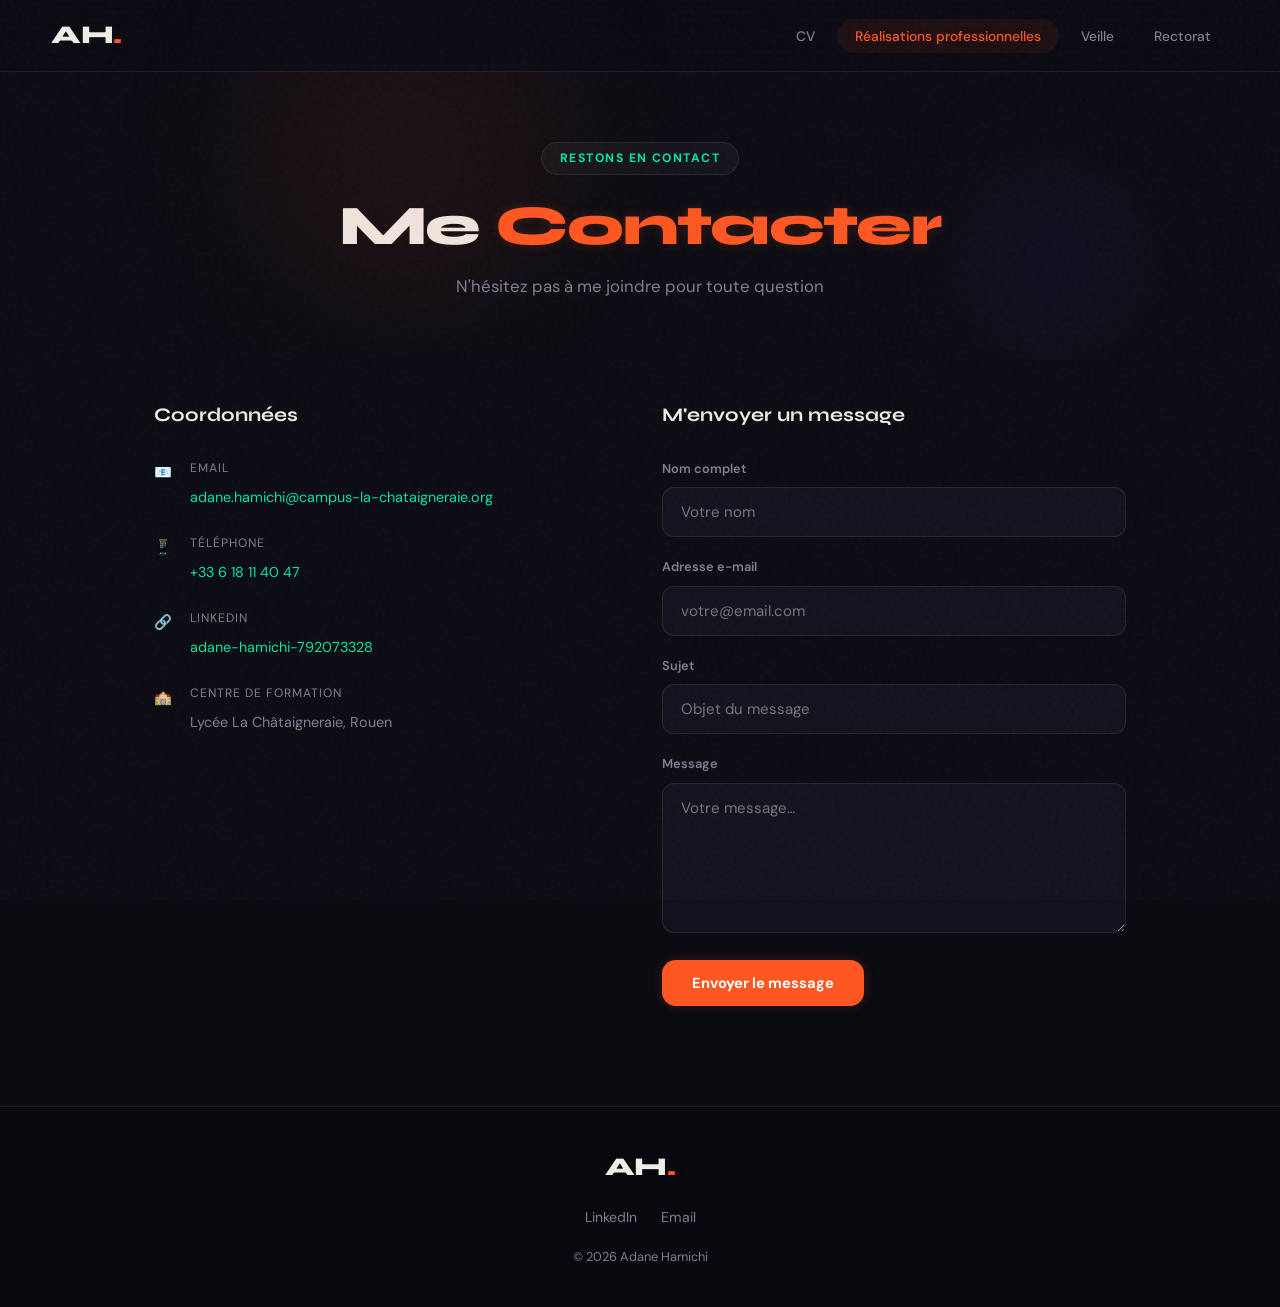
<file: contact.html>
<!DOCTYPE html>
<html lang="fr">
<head>
  <meta charset="UTF-8"/>
  <meta name="viewport" content="width=device-width, initial-scale=1.0"/>
  <title>Contact – Adane Hamichi</title>
  <link rel="stylesheet" href="style.css"/>
  <link href="https://fonts.googleapis.com/css2?family=Syne:wght@400;600;700;800&family=DM+Sans:ital,wght@0,300;0,400;0,500;1,300&display=swap" rel="stylesheet">
</head>
<body>
  <nav class="navbar">
    <div class="nav-logo">AH<span class="dot">.</span></div>
    <ul class="nav-links" id="navLinks">
      <li><a href="index.html">CV</a></li>
      <li><a href="realisations.html" class="active">Réalisations professionnelles</a></li>
      <li><a href="veille.html">Veille</a></li>
      <li><a href="rectorat.html">Rectorat</a></li>
    </ul>
    <button class="burger" onclick="toggleMenu()" aria-label="Menu">&#9776;</button>
  </nav>
  <div class="page-hero">
    <span class="tag">Restons en contact</span>
    <h1>Me <span class="accent">Contacter</span></h1>
    <p>N'hésitez pas à me joindre pour toute question</p>
  </div>
  <div class="contact-section">
    <div class="contact-grid">
      <!-- COORDONNÉES -->
      <div class="contact-info">
        <h3>Coordonnées</h3>
        <div class="c-item">
          <span class="c-icon">📧</span>
          <div>
            <label>Email</label>
            <a href="mailto:adane.hamichi@campus-la-chataigneraie.org">adane.hamichi@campus-la-chataigneraie.org</a>
          </div>
        </div>
        <div class="c-item">
          <span class="c-icon">📱</span>
          <div>
            <label>Téléphone</label>
            <a href="tel:+33618114047">+33 6 18 11 40 47</a>
          </div>
        </div>
        <div class="c-item">
          <span class="c-icon">🔗</span>
          <div>
            <label>LinkedIn</label>
            <a href="https://www.linkedin.com/in/adane-hamichi-792073328/" target="_blank" rel="noopener">adane-hamichi-792073328</a>
          </div>
        </div>
        <div class="c-item">
          <span class="c-icon">🏫</span>
          <div>
            <label>Centre de formation</label>
            <span>Lycée La Châtaigneraie, Rouen</span>
          </div>
        </div>
      </div>
      <!-- FORMULAIRE -->
      <div class="contact-form-wrap">
        <h3>M'envoyer un message</h3>
        <form class="contact-form" action="mailto:adane.hamichi@campus-la-chataigneraie.org" method="post" enctype="text/plain">
          <div class="form-group">
            <label for="name">Nom complet</label>
            <input type="text" id="name" name="Nom" placeholder="Votre nom" required/>
          </div>
          <div class="form-group">
            <label for="email">Adresse e-mail</label>
            <input type="email" id="email" name="Email" placeholder="votre@email.com" required/>
          </div>
          <div class="form-group">
            <label for="subject">Sujet</label>
            <input type="text" id="subject" name="Sujet" placeholder="Objet du message"/>
          </div>
          <div class="form-group">
            <label for="message">Message</label>
            <textarea id="message" name="Message" rows="6" placeholder="Votre message…" required></textarea>
          </div>
          <button type="submit" class="btn-cta">Envoyer le message</button>
        </form>
      </div>
    </div>
  </div>
  <footer class="footer">
    <div class="footer-inner">
      <span class="nav-logo">AH<span class="dot">.</span></span>
      <div class="footer-links">
        <a href="https://www.linkedin.com/in/adane-hamichi-792073328/" target="_blank" rel="noopener">LinkedIn</a>
        <a href="mailto:adane.hamichi@campus-la-chataigneraie.org">Email</a>
      </div>
      <p>© 2026 Adane Hamichi</p>
    </div>
  </footer>
  <script>
    function toggleMenu(){document.getElementById('navLinks').classList.toggle('open');}
  </script>
</body>
</html>
</file>
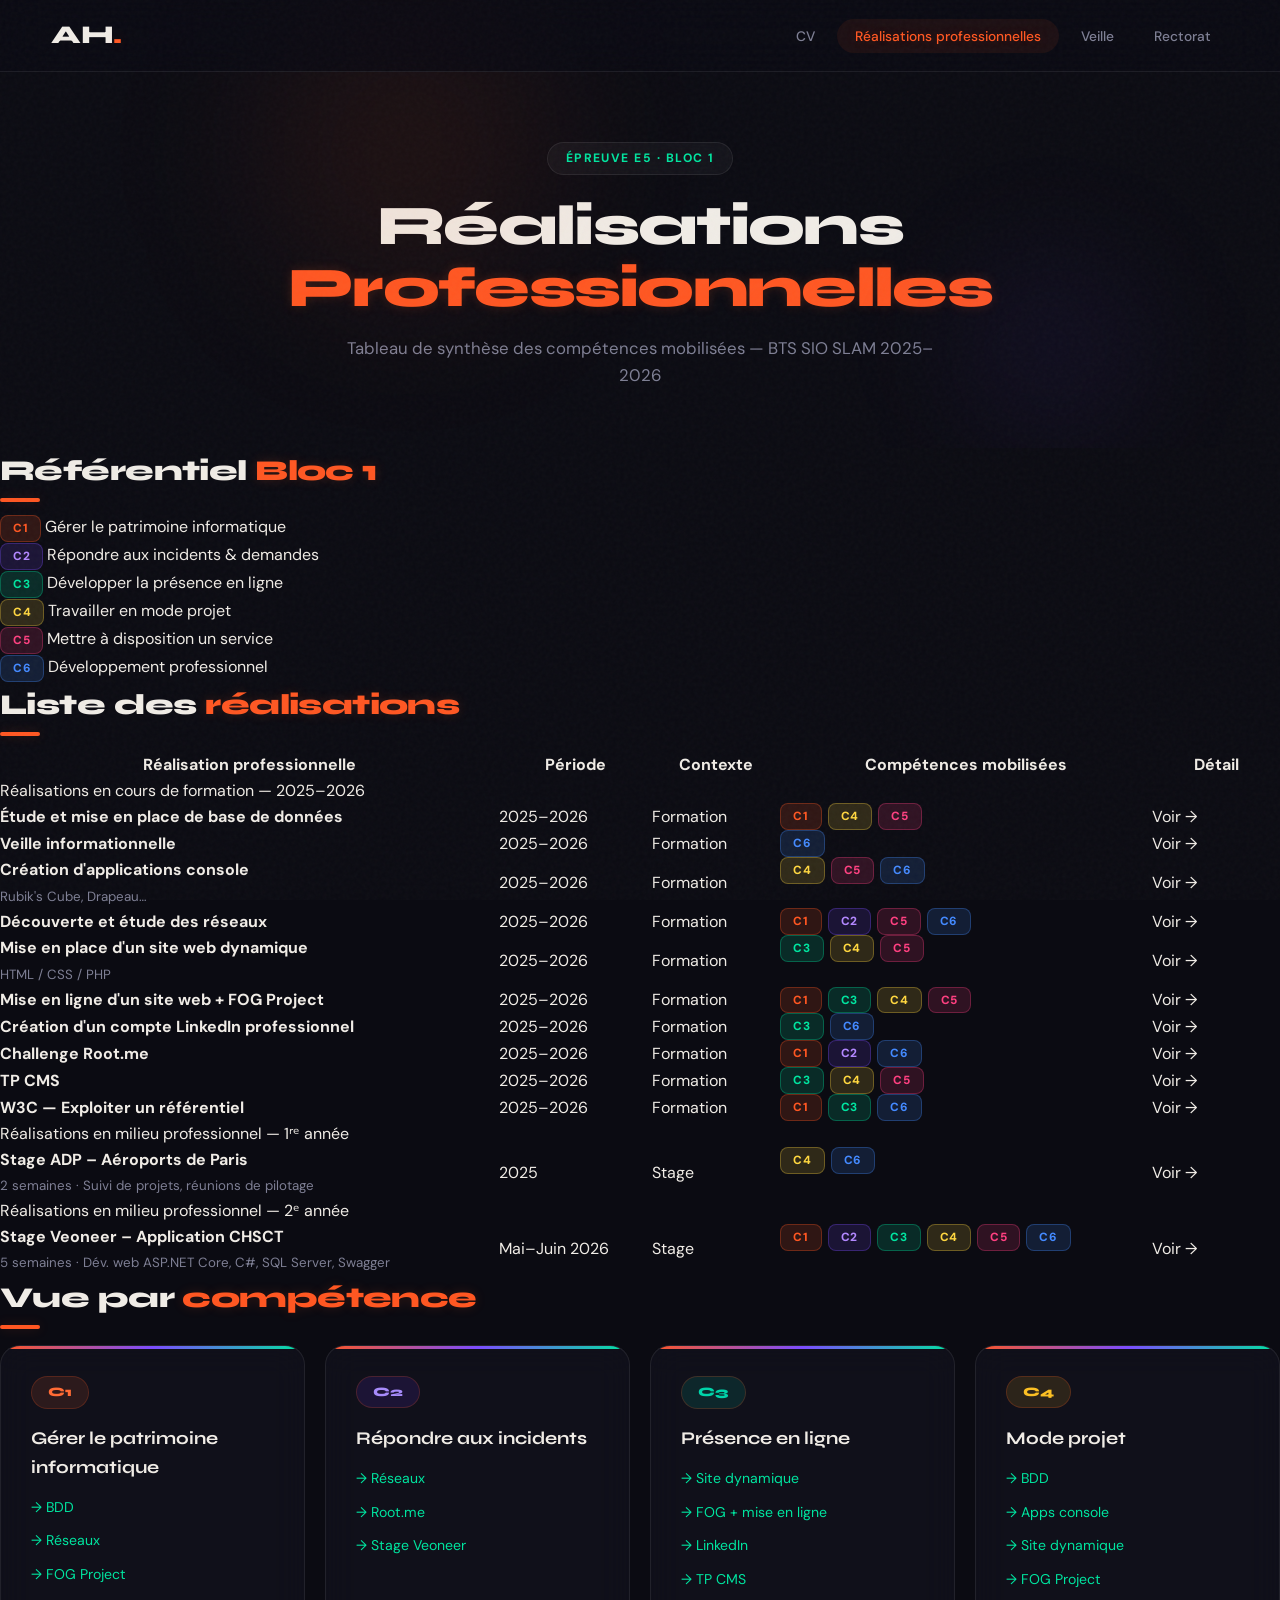
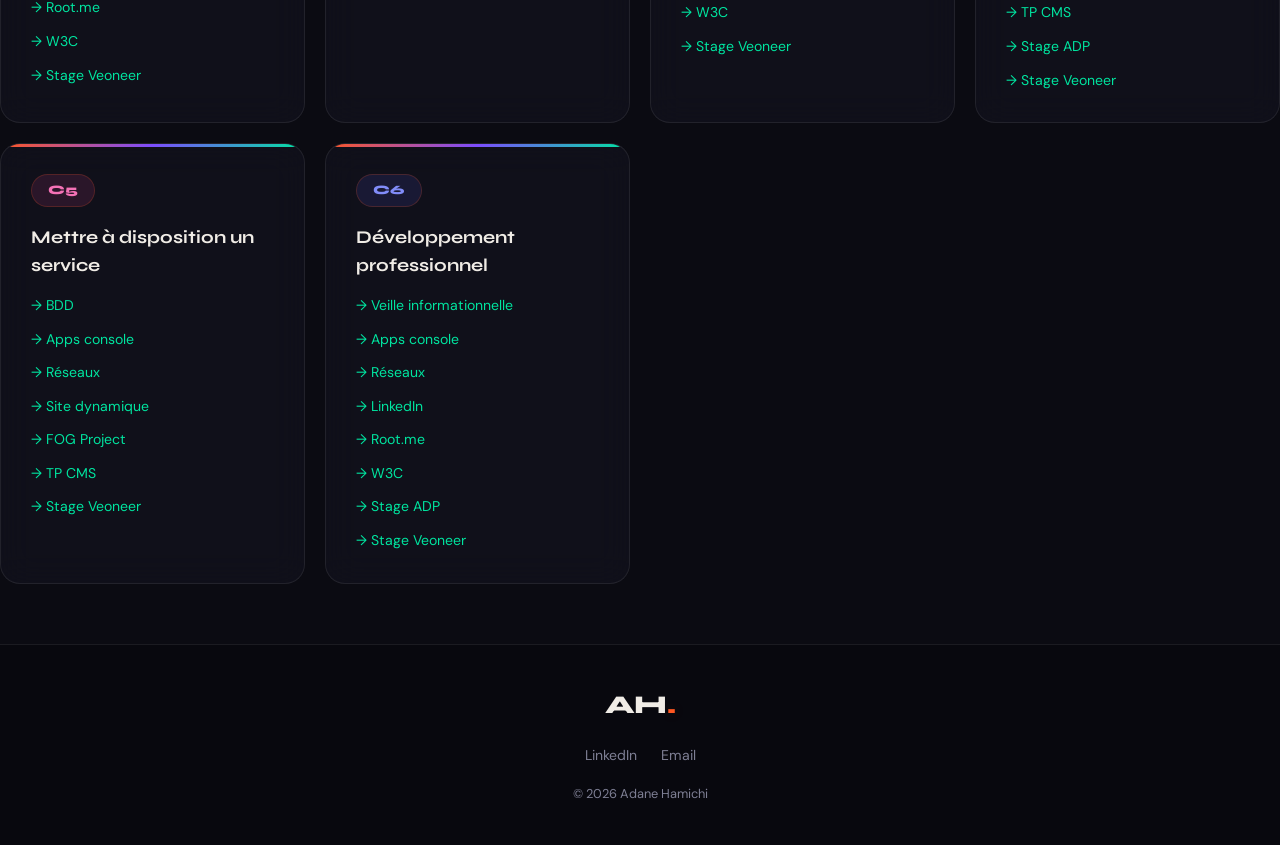
<file: realisations.html>
<!DOCTYPE html>
<html lang="fr">
<head>
  <meta charset="UTF-8"/>
  <meta name="viewport" content="width=device-width, initial-scale=1.0"/>
  <title>Réalisations Professionnelles – Adane Hamichi</title>
  <link rel="stylesheet" href="style.css"/>
  <link href="https://fonts.googleapis.com/css2?family=Syne:wght@400;600;700;800&family=DM+Sans:ital,wght@0,300;0,400;0,500;1,300&display=swap" rel="stylesheet">
</head>
<body>
  <nav class="navbar">
    <div class="nav-logo">AH<span class="dot">.</span></div>
    <ul class="nav-links" id="navLinks">
      <li><a href="index.html">CV</a></li>
      <li><a href="realisations.html" class="active">Réalisations professionnelles</a></li>
      <li><a href="veille.html">Veille</a></li>
      <li><a href="rectorat.html">Rectorat</a></li>
    </ul>
    <button class="burger" onclick="toggleMenu()" aria-label="Menu">&#9776;</button>
  </nav>
  <div class="page-hero">
    <span class="tag">Épreuve E5 · Bloc 1</span>
    <h1>Réalisations <span class="accent">Professionnelles</span></h1>
    <p>Tableau de synthèse des compétences mobilisées — BTS SIO SLAM 2025–2026</p>
  </div>
  <div class="rp-section">
    <!-- LÉGENDE -->
    <h2 class="section-title" style="margin-bottom:20px;">Référentiel <span class="accent">Bloc 1</span></h2>
    <div class="legend-grid">
      <div class="legend-item">
        <span class="comp-pill c1 legend-code">C1</span>
        <span>Gérer le patrimoine informatique</span>
      </div>
      <div class="legend-item">
        <span class="comp-pill c2 legend-code">C2</span>
        <span>Répondre aux incidents &amp; demandes</span>
      </div>
      <div class="legend-item">
        <span class="comp-pill c3 legend-code">C3</span>
        <span>Développer la présence en ligne</span>
      </div>
      <div class="legend-item">
        <span class="comp-pill c4 legend-code">C4</span>
        <span>Travailler en mode projet</span>
      </div>
      <div class="legend-item">
        <span class="comp-pill c5 legend-code">C5</span>
        <span>Mettre à disposition un service</span>
      </div>
      <div class="legend-item">
        <span class="comp-pill c6 legend-code">C6</span>
        <span>Développement professionnel</span>
      </div>
    </div>
    <!-- TABLE RP -->
    <h2 class="section-title" style="margin-bottom:24px;">Liste des <span class="accent">réalisations</span></h2>
    <div class="rp-table-wrap">
      <table>
        <thead>
          <tr>
            <th style="min-width:240px;">Réalisation professionnelle</th>
            <th style="min-width:120px;">Période</th>
            <th style="min-width:100px;">Contexte</th>
            <th style="min-width:200px;">Compétences mobilisées</th>
            <th style="min-width:100px;">Détail</th>
          </tr>
        </thead>
        <tbody>
          <!-- EN FORMATION -->
          <tr class="section-header">
            <td colspan="5">Réalisations en cours de formation — 2025–2026</td>
          </tr>
          <tr>
            <td><strong>Étude et mise en place de base de données</strong></td>
            <td>2025–2026</td>
            <td>Formation</td>
            <td class="comp-pills">
              <span class="comp-pill c1">C1</span>
              <span class="comp-pill c4">C4</span>
              <span class="comp-pill c5">C5</span>
            </td>
            <td><a href="rp-bdd.html" target="_blank" class="rp-link">Voir →</a></td>
          </tr>
          <tr>
            <td><strong>Veille informationnelle</strong></td>
            <td>2025–2026</td>
            <td>Formation</td>
            <td class="comp-pills">
              <span class="comp-pill c6">C6</span>
            </td>
            <td><a href="veille.html" target="_blank" class="rp-link">Voir →</a></td>
          </tr>
          <tr>
            <td><strong>Création d'applications console</strong><br><small style="color:var(--text-muted);">Rubik's Cube, Drapeau…</small></td>
            <td>2025–2026</td>
            <td>Formation</td>
            <td class="comp-pills">
              <span class="comp-pill c4">C4</span>
              <span class="comp-pill c5">C5</span>
              <span class="comp-pill c6">C6</span>
            </td>
            <td><a href="rp-apps-console.html" target="_blank" class="rp-link">Voir →</a></td>
          </tr>
          <tr>
            <td><strong>Découverte et étude des réseaux</strong></td>
            <td>2025–2026</td>
            <td>Formation</td>
            <td class="comp-pills">
              <span class="comp-pill c1">C1</span>
              <span class="comp-pill c2">C2</span>
              <span class="comp-pill c5">C5</span>
              <span class="comp-pill c6">C6</span>
            </td>
            <td><a href="rp-reseaux.html" target="_blank" class="rp-link">Voir →</a></td>
          </tr>
          <tr>
            <td><strong>Mise en place d'un site web dynamique</strong><br><small style="color:var(--text-muted);">HTML / CSS / PHP</small></td>
            <td>2025–2026</td>
            <td>Formation</td>
            <td class="comp-pills">
              <span class="comp-pill c3">C3</span>
              <span class="comp-pill c4">C4</span>
              <span class="comp-pill c5">C5</span>
            </td>
            <td><a href="rp-site-web.html" target="_blank" class="rp-link">Voir →</a></td>
          </tr>
          <tr>
            <td><strong>Mise en ligne d'un site web + FOG Project</strong></td>
            <td>2025–2026</td>
            <td>Formation</td>
            <td class="comp-pills">
              <span class="comp-pill c1">C1</span>
              <span class="comp-pill c3">C3</span>
              <span class="comp-pill c4">C4</span>
              <span class="comp-pill c5">C5</span>
            </td>
            <td><a href="rp-fog.html" target="_blank" class="rp-link">Voir →</a></td>
          </tr>
          <tr>
            <td><strong>Création d'un compte LinkedIn professionnel</strong></td>
            <td>2025–2026</td>
            <td>Formation</td>
            <td class="comp-pills">
              <span class="comp-pill c3">C3</span>
              <span class="comp-pill c6">C6</span>
            </td>
            <td><a href="rp-linkedin.html" target="_blank" class="rp-link">Voir →</a></td>
          </tr>
          <tr>
            <td><strong>Challenge Root.me</strong></td>
            <td>2025–2026</td>
            <td>Formation</td>
            <td class="comp-pills">
              <span class="comp-pill c1">C1</span>
              <span class="comp-pill c2">C2</span>
              <span class="comp-pill c6">C6</span>
            </td>
            <td><a href="rp-rootme.html" target="_blank" class="rp-link">Voir →</a></td>
          </tr>
          <tr>
            <td><strong>TP CMS</strong></td>
            <td>2025–2026</td>
            <td>Formation</td>
            <td class="comp-pills">
              <span class="comp-pill c3">C3</span>
              <span class="comp-pill c4">C4</span>
              <span class="comp-pill c5">C5</span>
            </td>
            <td><a href="rp-cms.html" target="_blank" class="rp-link">Voir →</a></td>
          </tr>
          <tr>
            <td><strong>W3C — Exploiter un référentiel</strong></td>
            <td>2025–2026</td>
            <td>Formation</td>
            <td class="comp-pills">
              <span class="comp-pill c1">C1</span>
              <span class="comp-pill c3">C3</span>
              <span class="comp-pill c6">C6</span>
            </td>
            <td><a href="rp-w3c.html" target="_blank" class="rp-link">Voir →</a></td>
          </tr>
          <!-- STAGE 1ERE ANNEE -->
          <tr class="section-header">
            <td colspan="5">Réalisations en milieu professionnel — 1ʳᵉ année</td>
          </tr>
          <tr>
            <td><strong>Stage ADP – Aéroports de Paris</strong><br><small style="color:var(--text-muted);">2 semaines · Suivi de projets, réunions de pilotage</small></td>
            <td>2025</td>
            <td>Stage</td>
            <td class="comp-pills">
              <span class="comp-pill c4">C4</span>
              <span class="comp-pill c6">C6</span>
            </td>
            <td><a href="rp-adp.html" target="_blank" class="rp-link">Voir →</a></td>
          </tr>
          <!-- STAGE 2EME ANNEE -->
          <tr class="section-header">
            <td colspan="5">Réalisations en milieu professionnel — 2ᵉ année</td>
          </tr>
          <tr>
            <td><strong>Stage Veoneer – Application CHSCT</strong><br><small style="color:var(--text-muted);">5 semaines · Dév. web ASP.NET Core, C#, SQL Server, Swagger</small></td>
            <td>Mai–Juin 2026</td>
            <td>Stage</td>
            <td class="comp-pills">
              <span class="comp-pill c1">C1</span>
              <span class="comp-pill c2">C2</span>
              <span class="comp-pill c3">C3</span>
              <span class="comp-pill c4">C4</span>
              <span class="comp-pill c5">C5</span>
              <span class="comp-pill c6">C6</span>
            </td>
            <td><a href="rp-veoneer.html" target="_blank" class="rp-link">Voir →</a></td>
          </tr>
        </tbody>
      </table>
    </div>
    <!-- PAR COMPÉTENCE -->
    <h2 class="section-title" style="margin-bottom:24px;">Vue par <span class="accent">compétence</span></h2>
    <div class="edu-grid" style="margin:0 0 60px;">
      <div class="edu-card">
        <div class="edu-year" style="background:rgba(255,107,53,0.12);color:#ff6b35;">C1</div>
        <h3>Gérer le patrimoine informatique</h3>
        <ul style="margin-top:12px;display:flex;flex-direction:column;gap:8px;">
          <li><a href="rp-bdd.html" target="_blank" style="color:var(--accent3);font-size:0.88rem;">→ BDD</a></li>
          <li><a href="rp-reseaux.html" target="_blank" style="color:var(--accent3);font-size:0.88rem;">→ Réseaux</a></li>
          <li><a href="rp-fog.html" target="_blank" style="color:var(--accent3);font-size:0.88rem;">→ FOG Project</a></li>
          <li><a href="rp-rootme.html" target="_blank" style="color:var(--accent3);font-size:0.88rem;">→ Root.me</a></li>
          <li><a href="rp-w3c.html" target="_blank" style="color:var(--accent3);font-size:0.88rem;">→ W3C</a></li>
          <li><a href="rp-veoneer.html" target="_blank" style="color:var(--accent3);font-size:0.88rem;">→ Stage Veoneer</a></li>
        </ul>
      </div>
      <div class="edu-card">
        <div class="edu-year" style="background:rgba(124,58,255,0.12);color:#a78bfa;">C2</div>
        <h3>Répondre aux incidents</h3>
        <ul style="margin-top:12px;display:flex;flex-direction:column;gap:8px;">
          <li><a href="rp-reseaux.html" target="_blank" style="color:var(--accent3);font-size:0.88rem;">→ Réseaux</a></li>
          <li><a href="rp-rootme.html" target="_blank" style="color:var(--accent3);font-size:0.88rem;">→ Root.me</a></li>
          <li><a href="rp-veoneer.html" target="_blank" style="color:var(--accent3);font-size:0.88rem;">→ Stage Veoneer</a></li>
        </ul>
      </div>
      <div class="edu-card">
        <div class="edu-year" style="background:rgba(0,212,170,0.12);color:#00d4aa;">C3</div>
        <h3>Présence en ligne</h3>
        <ul style="margin-top:12px;display:flex;flex-direction:column;gap:8px;">
          <li><a href="rp-site-web.html" target="_blank" style="color:var(--accent3);font-size:0.88rem;">→ Site dynamique</a></li>
          <li><a href="rp-fog.html" target="_blank" style="color:var(--accent3);font-size:0.88rem;">→ FOG + mise en ligne</a></li>
          <li><a href="rp-linkedin.html" target="_blank" style="color:var(--accent3);font-size:0.88rem;">→ LinkedIn</a></li>
          <li><a href="rp-cms.html" target="_blank" style="color:var(--accent3);font-size:0.88rem;">→ TP CMS</a></li>
          <li><a href="rp-w3c.html" target="_blank" style="color:var(--accent3);font-size:0.88rem;">→ W3C</a></li>
          <li><a href="rp-veoneer.html" target="_blank" style="color:var(--accent3);font-size:0.88rem;">→ Stage Veoneer</a></li>
        </ul>
      </div>
      <div class="edu-card">
        <div class="edu-year" style="background:rgba(251,191,36,0.12);color:#fbbf24;">C4</div>
        <h3>Mode projet</h3>
        <ul style="margin-top:12px;display:flex;flex-direction:column;gap:8px;">
          <li><a href="rp-bdd.html" target="_blank" style="color:var(--accent3);font-size:0.88rem;">→ BDD</a></li>
          <li><a href="rp-apps-console.html" target="_blank" style="color:var(--accent3);font-size:0.88rem;">→ Apps console</a></li>
          <li><a href="rp-site-web.html" target="_blank" style="color:var(--accent3);font-size:0.88rem;">→ Site dynamique</a></li>
          <li><a href="rp-fog.html" target="_blank" style="color:var(--accent3);font-size:0.88rem;">→ FOG Project</a></li>
          <li><a href="rp-cms.html" target="_blank" style="color:var(--accent3);font-size:0.88rem;">→ TP CMS</a></li>
          <li><a href="rp-adp.html" target="_blank" style="color:var(--accent3);font-size:0.88rem;">→ Stage ADP</a></li>
          <li><a href="rp-veoneer.html" target="_blank" style="color:var(--accent3);font-size:0.88rem;">→ Stage Veoneer</a></li>
        </ul>
      </div>
      <div class="edu-card">
        <div class="edu-year" style="background:rgba(236,72,153,0.12);color:#f472b6;">C5</div>
        <h3>Mettre à disposition un service</h3>
        <ul style="margin-top:12px;display:flex;flex-direction:column;gap:8px;">
          <li><a href="rp-bdd.html" target="_blank" style="color:var(--accent3);font-size:0.88rem;">→ BDD</a></li>
          <li><a href="rp-apps-console.html" target="_blank" style="color:var(--accent3);font-size:0.88rem;">→ Apps console</a></li>
          <li><a href="rp-reseaux.html" target="_blank" style="color:var(--accent3);font-size:0.88rem;">→ Réseaux</a></li>
          <li><a href="rp-site-web.html" target="_blank" style="color:var(--accent3);font-size:0.88rem;">→ Site dynamique</a></li>
          <li><a href="rp-fog.html" target="_blank" style="color:var(--accent3);font-size:0.88rem;">→ FOG Project</a></li>
          <li><a href="rp-cms.html" target="_blank" style="color:var(--accent3);font-size:0.88rem;">→ TP CMS</a></li>
          <li><a href="rp-veoneer.html" target="_blank" style="color:var(--accent3);font-size:0.88rem;">→ Stage Veoneer</a></li>
        </ul>
      </div>
      <div class="edu-card">
        <div class="edu-year" style="background:rgba(99,102,241,0.12);color:#818cf8;">C6</div>
        <h3>Développement professionnel</h3>
        <ul style="margin-top:12px;display:flex;flex-direction:column;gap:8px;">
          <li><a href="veille.html" target="_blank" style="color:var(--accent3);font-size:0.88rem;">→ Veille informationnelle</a></li>
          <li><a href="rp-apps-console.html" target="_blank" style="color:var(--accent3);font-size:0.88rem;">→ Apps console</a></li>
          <li><a href="rp-reseaux.html" target="_blank" style="color:var(--accent3);font-size:0.88rem;">→ Réseaux</a></li>
          <li><a href="rp-linkedin.html" target="_blank" style="color:var(--accent3);font-size:0.88rem;">→ LinkedIn</a></li>
          <li><a href="rp-rootme.html" target="_blank" style="color:var(--accent3);font-size:0.88rem;">→ Root.me</a></li>
          <li><a href="rp-w3c.html" target="_blank" style="color:var(--accent3);font-size:0.88rem;">→ W3C</a></li>
          <li><a href="rp-adp.html" target="_blank" style="color:var(--accent3);font-size:0.88rem;">→ Stage ADP</a></li>
          <li><a href="rp-veoneer.html" target="_blank" style="color:var(--accent3);font-size:0.88rem;">→ Stage Veoneer</a></li>
        </ul>
      </div>
    </div>
  </div>
  <footer class="footer">
    <div class="footer-inner">
      <span class="nav-logo">AH<span class="dot">.</span></span>
      <div class="footer-links">
        <a href="https://www.linkedin.com/in/adane-hamichi-792073328/" target="_blank" rel="noopener">LinkedIn</a>
        <a href="mailto:adane.hamichi@campus-la-chataigneraie.org">Email</a>
      </div>
      <p>© 2026 Adane Hamichi</p>
    </div>
  </footer>
  <script>
    function toggleMenu(){document.getElementById('navLinks').classList.toggle('open');}
  </script>
</body>
</html>
</file>
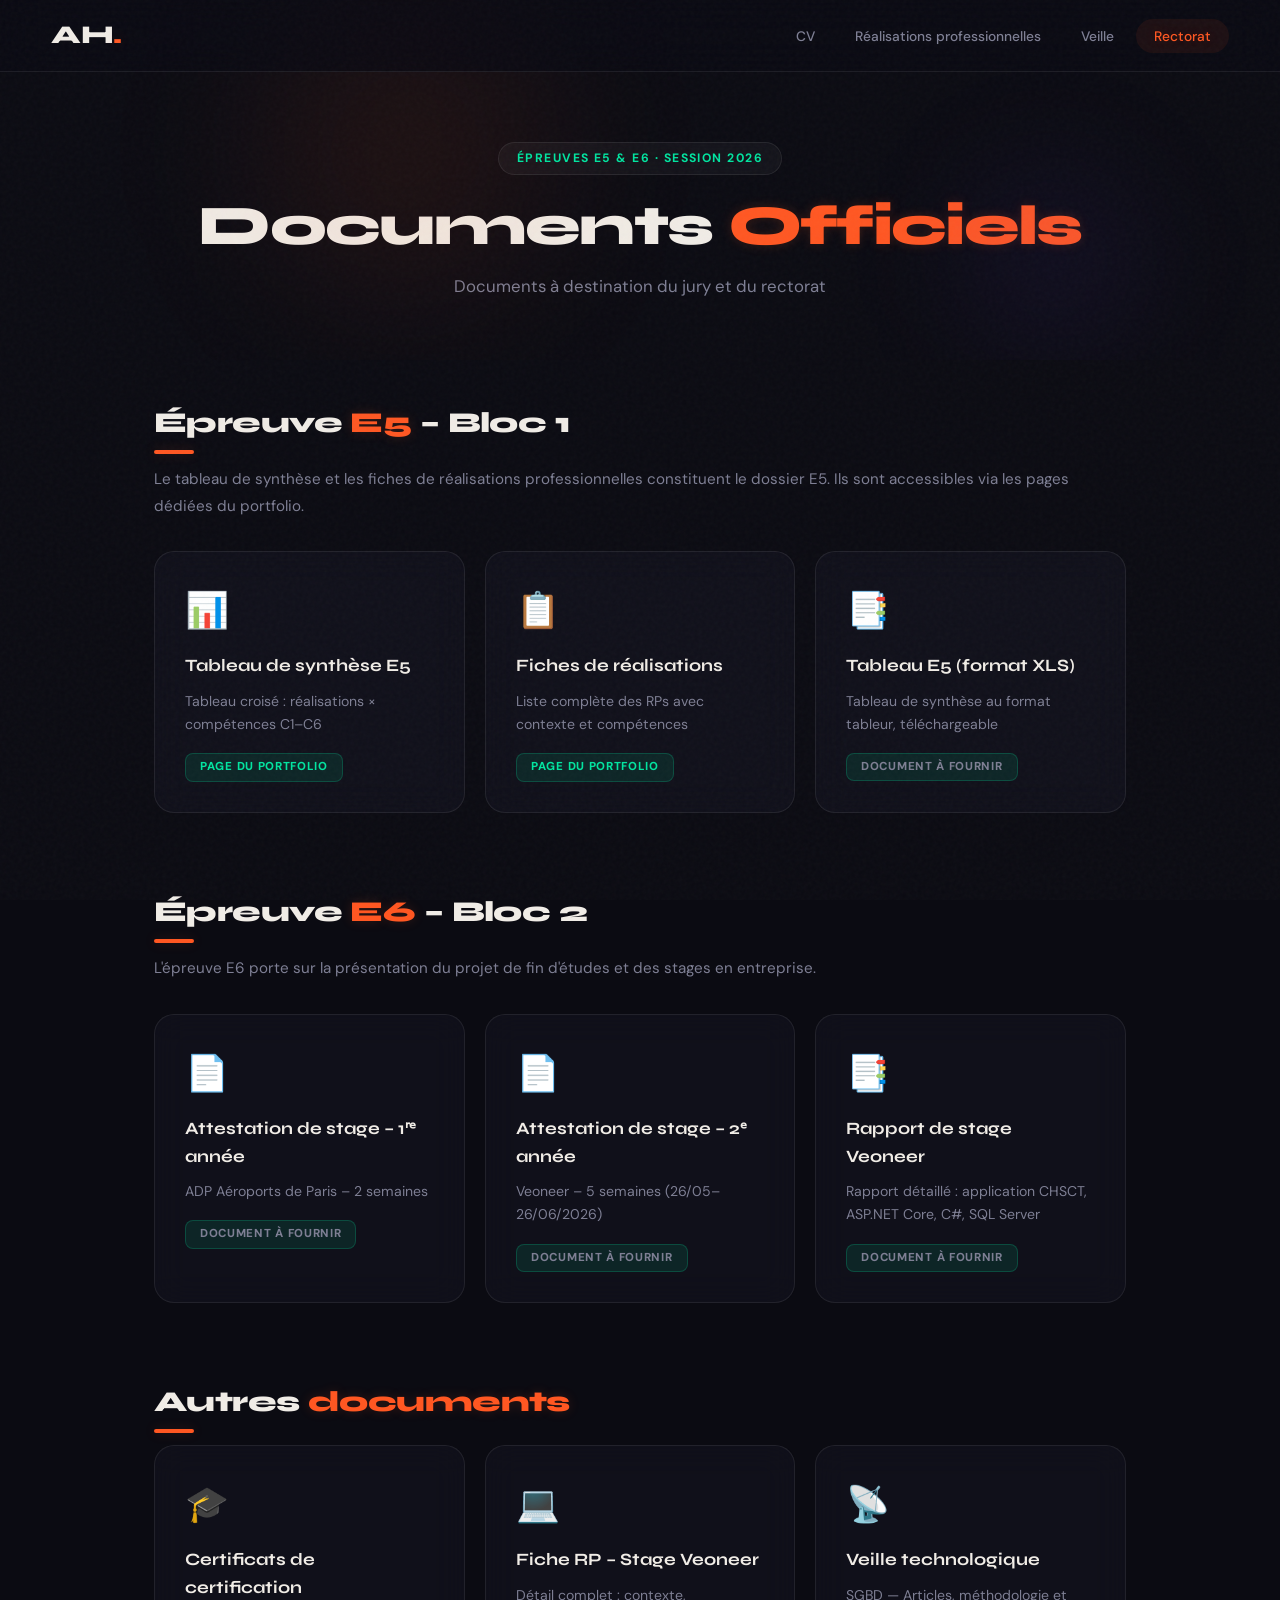
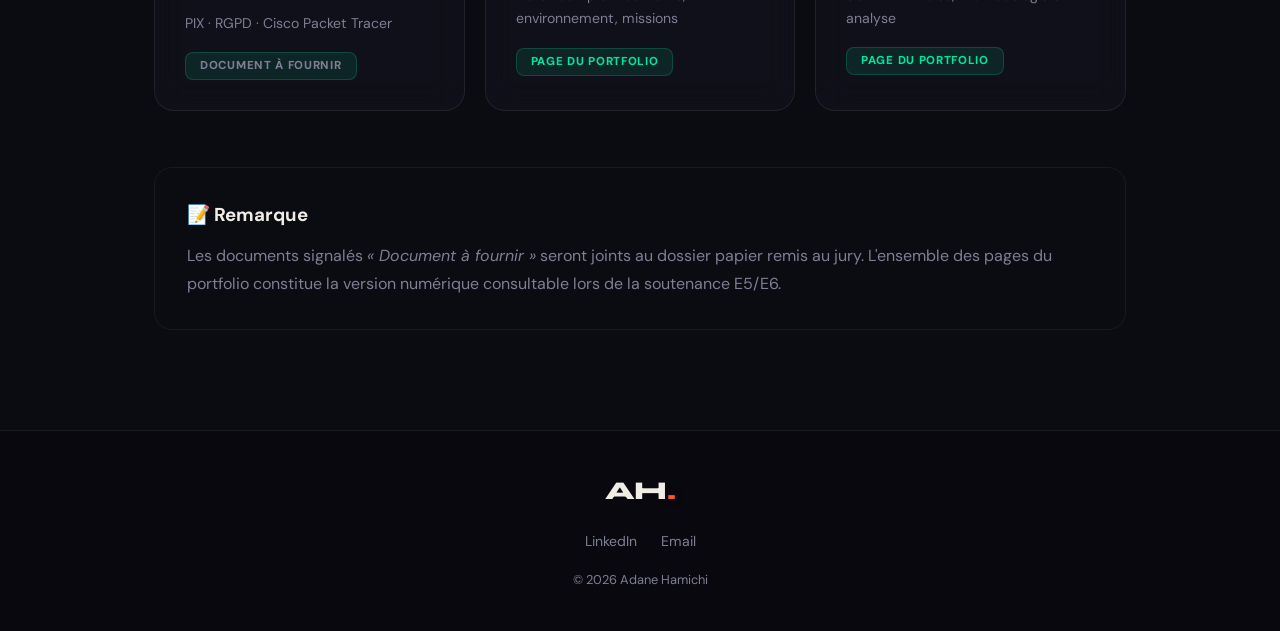
<file: rectorat.html>
<!DOCTYPE html>
<html lang="fr">
<head>
  <meta charset="UTF-8"/>
  <meta name="viewport" content="width=device-width, initial-scale=1.0"/>
  <title>Documents Officiels – Adane Hamichi</title>
  <link rel="stylesheet" href="style.css"/>
  <link href="https://fonts.googleapis.com/css2?family=Syne:wght@400;600;700;800&family=DM+Sans:ital,wght@0,300;0,400;0,500;1,300&display=swap" rel="stylesheet">
</head>
<body>
  <nav class="navbar">
    <div class="nav-logo">AH<span class="dot">.</span></div>
    <ul class="nav-links" id="navLinks">
      <li><a href="index.html">CV</a></li>
      <li><a href="realisations.html">Réalisations professionnelles</a></li>
      <li><a href="veille.html">Veille</a></li>
      <li><a href="rectorat.html" class="active">Rectorat</a></li>
    </ul>
    <button class="burger" onclick="toggleMenu()" aria-label="Menu">&#9776;</button>
  </nav>
  <div class="page-hero">
    <span class="tag">Épreuves E5 &amp; E6 · Session 2026</span>
    <h1>Documents <span class="accent">Officiels</span></h1>
    <p>Documents à destination du jury et du rectorat</p>
  </div>
  <div class="rect-section">
    <h2 class="section-title" style="margin-bottom:20px;">Épreuve <span class="accent">E5</span> – Bloc 1</h2>
    <p class="rect-desc">Le tableau de synthèse et les fiches de réalisations professionnelles constituent le dossier E5. Ils sont accessibles via les pages dédiées du portfolio.</p>
    <div class="rect-grid">
      <a href="synthese.html" class="rect-card">
        <div class="rect-icon">📊</div>
        <h3>Tableau de synthèse E5</h3>
        <p>Tableau croisé : réalisations × compétences C1–C6</p>
        <span class="rect-tag">Page du portfolio</span>
      </a>
      <a href="realisations.html" class="rect-card">
        <div class="rect-icon">📋</div>
        <h3>Fiches de réalisations</h3>
        <p>Liste complète des RPs avec contexte et compétences</p>
        <span class="rect-tag">Page du portfolio</span>
      </a>
      <div class="rect-card">
        <div class="rect-icon">📑</div>
        <h3>Tableau E5 (format XLS)</h3>
        <p>Tableau de synthèse au format tableur, téléchargeable</p>
        <span class="rect-tag" style="color:var(--text-muted);">Document à fournir</span>
      </div>
    </div>
    <h2 class="section-title" style="margin-top:56px;margin-bottom:20px;">Épreuve <span class="accent">E6</span> – Bloc 2</h2>
    <p class="rect-desc">L'épreuve E6 porte sur la présentation du projet de fin d'études et des stages en entreprise.</p>
    <div class="rect-grid">
      <div class="rect-card">
        <div class="rect-icon">📄</div>
        <h3>Attestation de stage – 1ʳᵉ année</h3>
        <p>ADP Aéroports de Paris – 2 semaines</p>
        <span class="rect-tag" style="color:var(--text-muted);">Document à fournir</span>
      </div>
      <div class="rect-card">
        <div class="rect-icon">📄</div>
        <h3>Attestation de stage – 2ᵉ année</h3>
        <p>Veoneer – 5 semaines (26/05–26/06/2026)</p>
        <span class="rect-tag" style="color:var(--text-muted);">Document à fournir</span>
      </div>
      <div class="rect-card">
        <div class="rect-icon">📑</div>
        <h3>Rapport de stage Veoneer</h3>
        <p>Rapport détaillé : application CHSCT, ASP.NET Core, C#, SQL Server</p>
        <span class="rect-tag" style="color:var(--text-muted);">Document à fournir</span>
      </div>
    </div>
    <h2 class="section-title" style="margin-top:56px;margin-bottom:20px;">Autres <span class="accent">documents</span></h2>
    <div class="rect-grid">
      <div class="rect-card">
        <div class="rect-icon">🎓</div>
        <h3>Certificats de certification</h3>
        <p>PIX · RGPD · Cisco Packet Tracer</p>
        <span class="rect-tag" style="color:var(--text-muted);">Document à fournir</span>
      </div>
      <a href="rp-veoneer.html" class="rect-card">
        <div class="rect-icon">💻</div>
        <h3>Fiche RP – Stage Veoneer</h3>
        <p>Détail complet : contexte, environnement, missions</p>
        <span class="rect-tag">Page du portfolio</span>
      </a>
      <a href="veille.html" class="rect-card">
        <div class="rect-icon">📡</div>
        <h3>Veille technologique</h3>
        <p>SGBD — Articles, méthodologie et analyse</p>
        <span class="rect-tag">Page du portfolio</span>
      </a>
    </div>
    <div style="margin-top:56px;padding:32px;border-radius:18px;background:var(--card);border:1px solid var(--border);">
      <h3 style="margin-bottom:12px;">📝 Remarque</h3>
      <p style="color:var(--text-muted);line-height:1.7;">Les documents signalés <em>« Document à fournir »</em> seront joints au dossier papier remis au jury. L'ensemble des pages du portfolio constitue la version numérique consultable lors de la soutenance E5/E6.</p>
    </div>
  </div>
  <footer class="footer">
    <div class="footer-inner">
      <span class="nav-logo">AH<span class="dot">.</span></span>
      <div class="footer-links">
        <a href="https://www.linkedin.com/in/adane-hamichi-792073328/" target="_blank" rel="noopener">LinkedIn</a>
        <a href="mailto:adane.hamichi@campus-la-chataigneraie.org">Email</a>
      </div>
      <p>© 2026 Adane Hamichi</p>
    </div>
  </footer>
  <script>
    function toggleMenu(){document.getElementById('navLinks').classList.toggle('open');}
  </script>
</body>
</html>
</file>
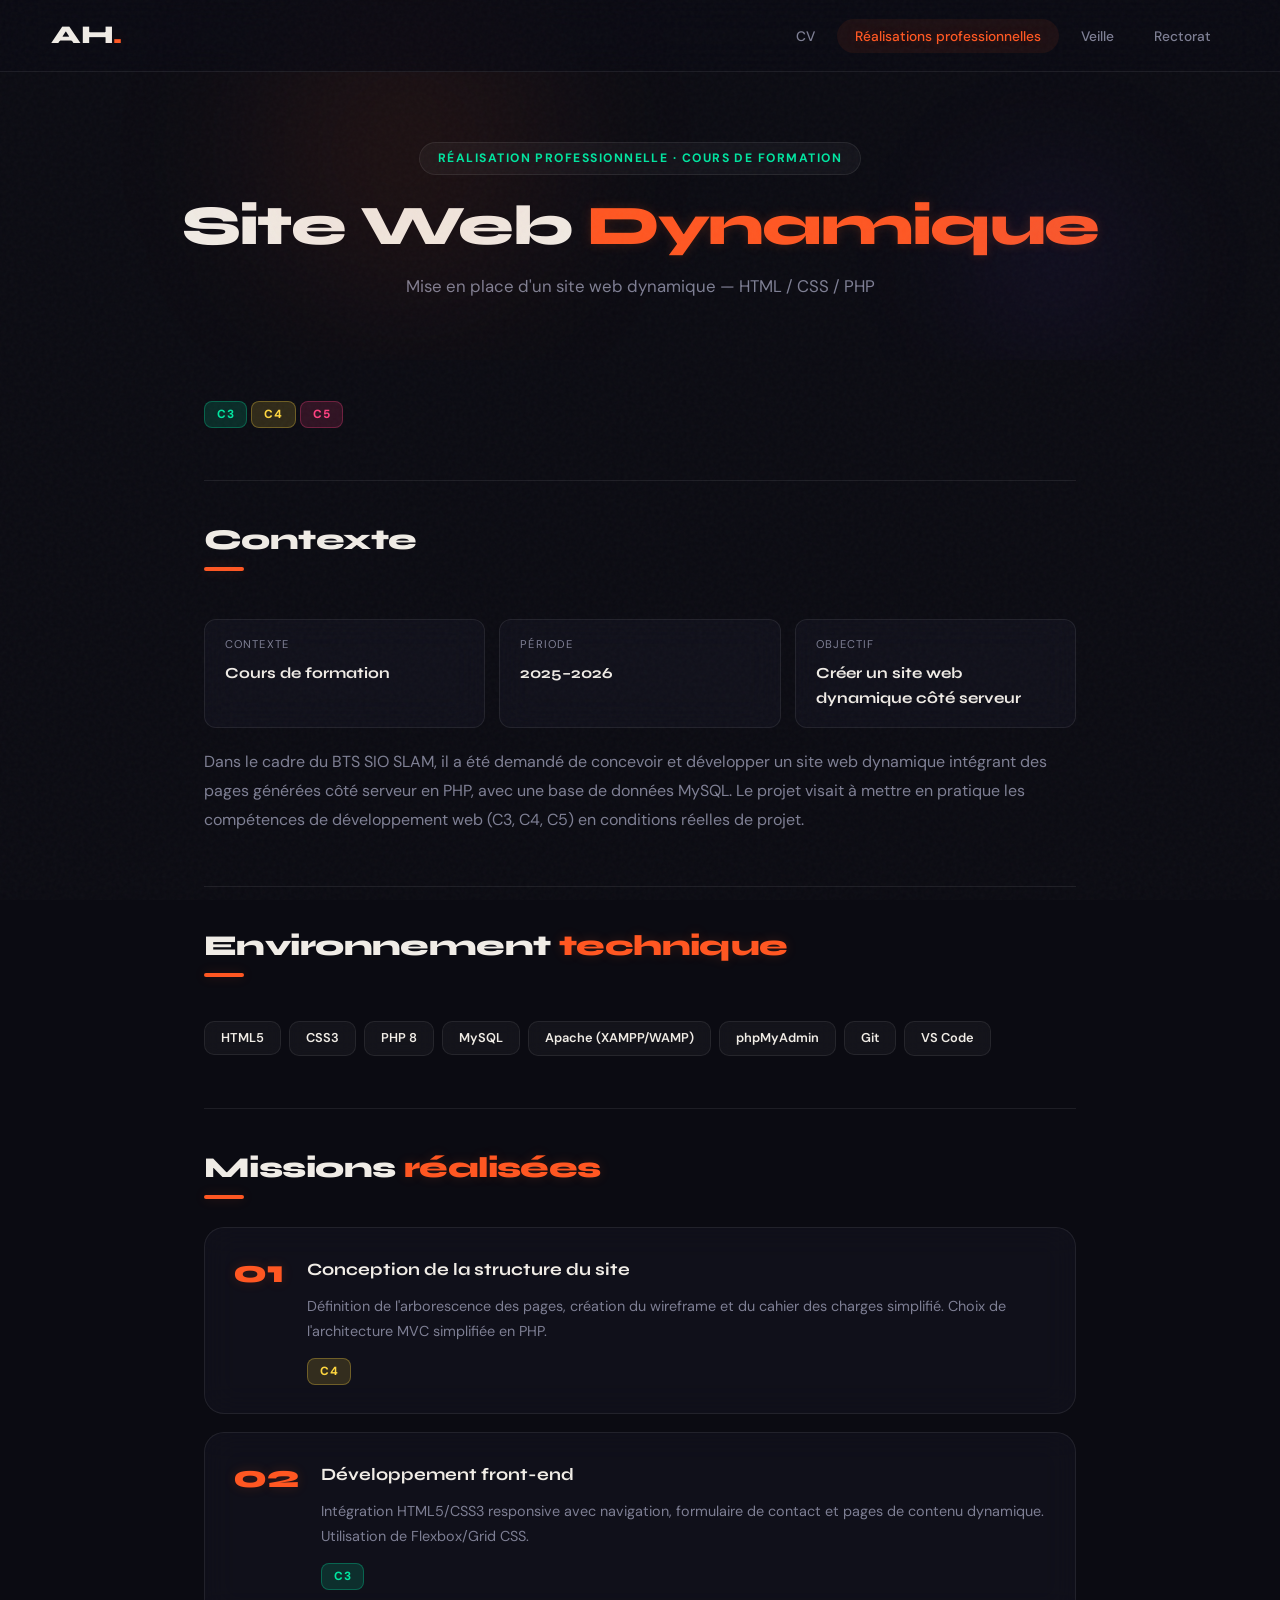
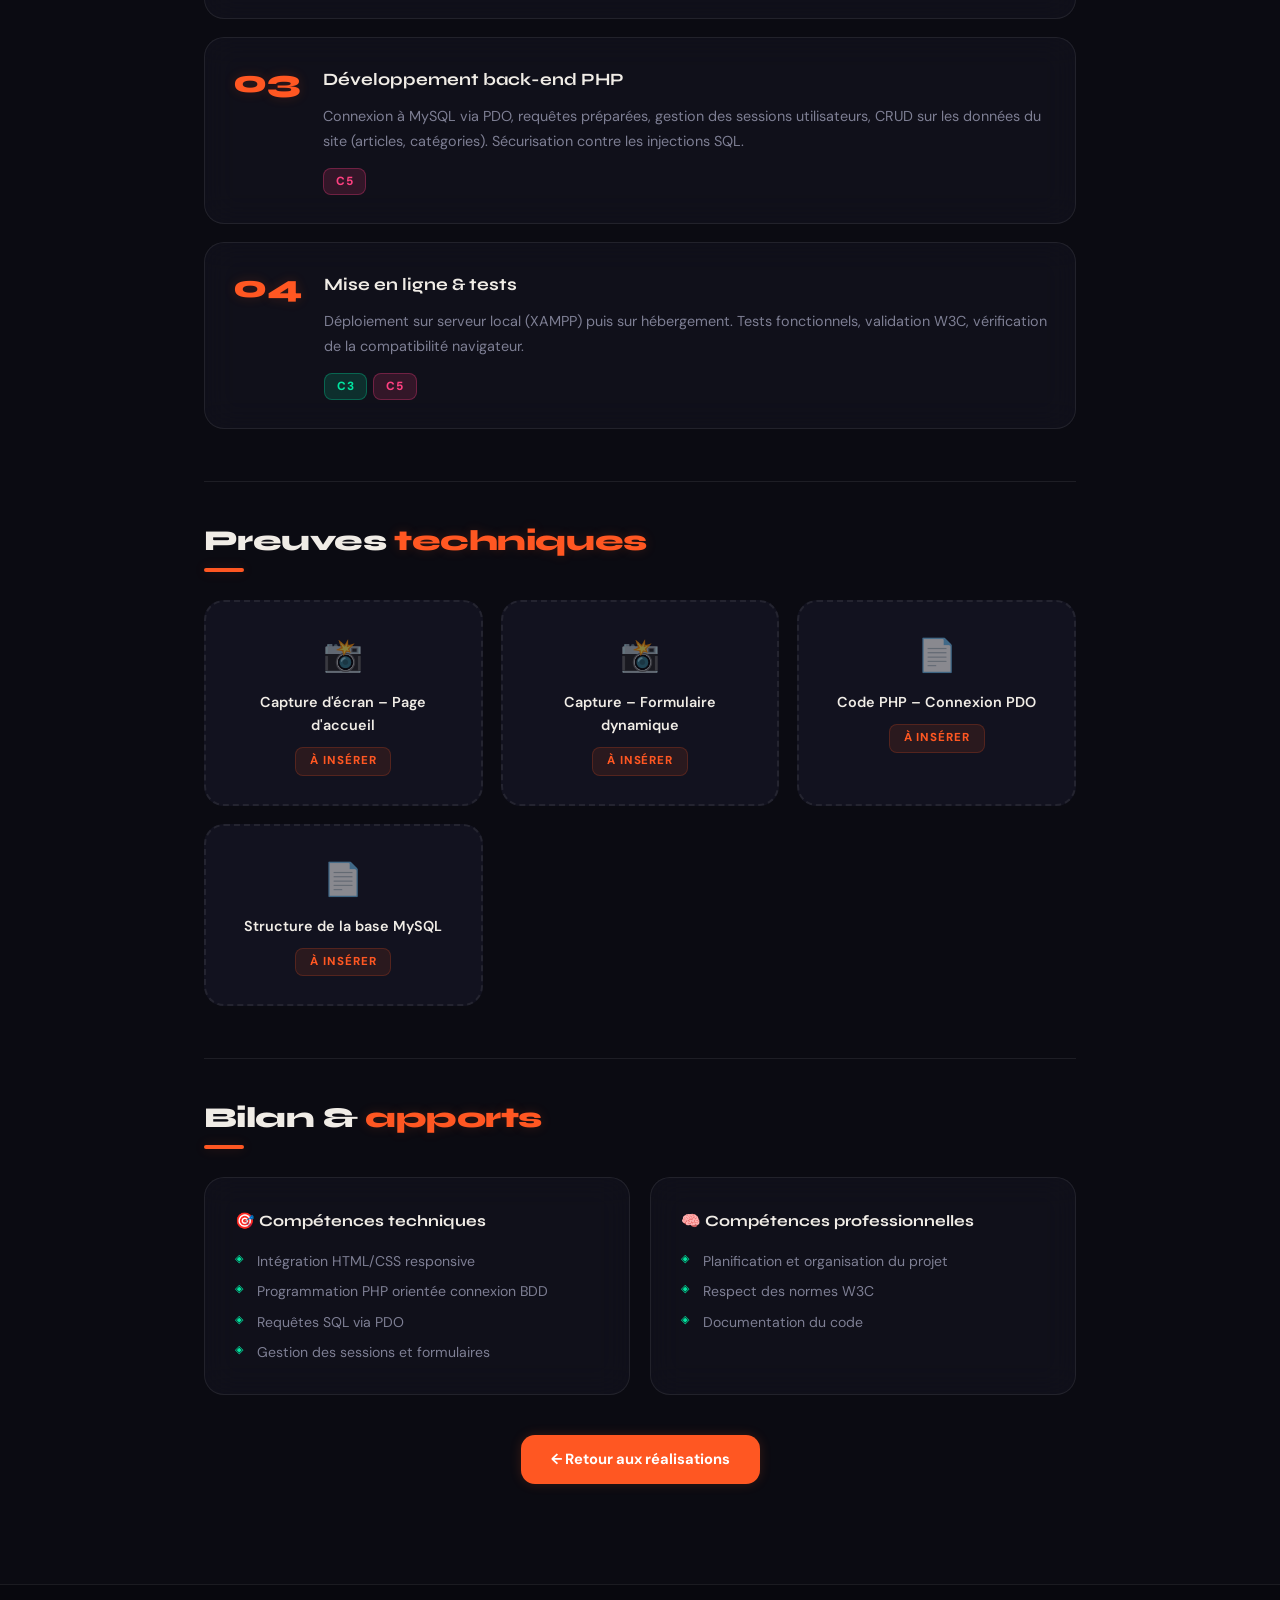
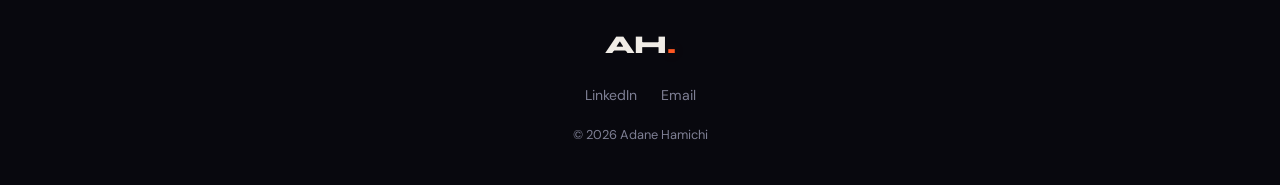
<file: rp-site-web.html>
<!DOCTYPE html>
<html lang="fr">
<head>
  <meta charset="UTF-8"/>
  <meta name="viewport" content="width=device-width, initial-scale=1.0"/>
  <title>RP – Site Web Dynamique | Adane Hamichi</title>
  <link rel="stylesheet" href="style.css"/>
  <link href="https://fonts.googleapis.com/css2?family=Syne:wght@400;600;700;800&family=DM+Sans:ital,wght@0,300;0,400;0,500;1,300&display=swap" rel="stylesheet">
</head>
<body>
  <nav class="navbar">
    <div class="nav-logo">AH<span class="dot">.</span></div>
    <ul class="nav-links" id="navLinks">
      <li><a href="index.html">CV</a></li>
      <li><a href="realisations.html" class="active">Réalisations professionnelles</a></li>
      <li><a href="veille.html">Veille</a></li>
      <li><a href="rectorat.html">Rectorat</a></li>
    </ul>
    <button class="burger" onclick="toggleMenu()" aria-label="Menu">&#9776;</button>
  </nav>
  <div class="page-hero">
    <span class="tag">Réalisation Professionnelle · Cours de formation</span>
    <h1>Site Web <span class="accent">Dynamique</span></h1>
    <p>Mise en place d'un site web dynamique — HTML / CSS / PHP</p>
  </div>
  <div class="rp-detail">
    <!-- COMPÉTENCES -->
    <div class="rp-comp-strip">
      <span class="comp-pill c3">C3</span>
      <span class="comp-pill c4">C4</span>
      <span class="comp-pill c5">C5</span>
    </div>
    <!-- CONTEXTE -->
    <section class="rp-block">
      <h2 class="section-title">Contexte</h2>
      <div class="rp-context-grid">
        <div class="rp-field">
          <label>Contexte</label>
          <strong>Cours de formation</strong>
        </div>
        <div class="rp-field">
          <label>Période</label>
          <strong>2025–2026</strong>
        </div>
        <div class="rp-field">
          <label>Objectif</label>
          <strong>Créer un site web dynamique côté serveur</strong>
        </div>
      </div>
      <p style="margin-top:20px;color:var(--text-muted);line-height:1.8;">Dans le cadre du BTS SIO SLAM, il a été demandé de concevoir et développer un site web dynamique intégrant des pages générées côté serveur en PHP, avec une base de données MySQL. Le projet visait à mettre en pratique les compétences de développement web (C3, C4, C5) en conditions réelles de projet.</p>
    </section>
    <!-- ENVIRONNEMENT TECHNIQUE -->
    <section class="rp-block">
      <h2 class="section-title">Environnement <span class="accent">technique</span></h2>
      <div class="tech-tags" style="margin-top:16px;">
        <span class="tech-tag">HTML5</span>
        <span class="tech-tag">CSS3</span>
        <span class="tech-tag">PHP 8</span>
        <span class="tech-tag">MySQL</span>
        <span class="tech-tag">Apache (XAMPP/WAMP)</span>
        <span class="tech-tag">phpMyAdmin</span>
        <span class="tech-tag">Git</span>
        <span class="tech-tag">VS Code</span>
      </div>
    </section>
    <!-- MISSIONS -->
    <section class="rp-block">
      <h2 class="section-title">Missions <span class="accent">réalisées</span></h2>
      <div class="mission-card">
        <div class="mission-num">01</div>
        <div class="mission-body">
          <h3>Conception de la structure du site</h3>
          <p>Définition de l'arborescence des pages, création du wireframe et du cahier des charges simplifié. Choix de l'architecture MVC simplifiée en PHP.</p>
          <div class="comp-inline">
            <span class="comp-pill c4">C4</span>
          </div>
        </div>
      </div>
      <div class="mission-card">
        <div class="mission-num">02</div>
        <div class="mission-body">
          <h3>Développement front-end</h3>
          <p>Intégration HTML5/CSS3 responsive avec navigation, formulaire de contact et pages de contenu dynamique. Utilisation de Flexbox/Grid CSS.</p>
          <div class="comp-inline">
            <span class="comp-pill c3">C3</span>
          </div>
        </div>
      </div>
      <div class="mission-card">
        <div class="mission-num">03</div>
        <div class="mission-body">
          <h3>Développement back-end PHP</h3>
          <p>Connexion à MySQL via PDO, requêtes préparées, gestion des sessions utilisateurs, CRUD sur les données du site (articles, catégories). Sécurisation contre les injections SQL.</p>
          <div class="comp-inline">
            <span class="comp-pill c5">C5</span>
          </div>
        </div>
      </div>
      <div class="mission-card">
        <div class="mission-num">04</div>
        <div class="mission-body">
          <h3>Mise en ligne &amp; tests</h3>
          <p>Déploiement sur serveur local (XAMPP) puis sur hébergement. Tests fonctionnels, validation W3C, vérification de la compatibilité navigateur.</p>
          <div class="comp-inline">
            <span class="comp-pill c3">C3</span>
            <span class="comp-pill c5">C5</span>
          </div>
        </div>
      </div>
    </section>
    <!-- PREUVES -->
    <section class="rp-block">
      <h2 class="section-title">Preuves <span class="accent">techniques</span></h2>
      <div class="preuves-placeholder">
        <div class="preuve-item">
          <div class="preuve-icon">📸</div>
          <div class="preuve-label">Capture d'écran – Page d'accueil</div>
          <div class="preuve-status">À insérer</div>
        </div>
        <div class="preuve-item">
          <div class="preuve-icon">📸</div>
          <div class="preuve-label">Capture – Formulaire dynamique</div>
          <div class="preuve-status">À insérer</div>
        </div>
        <div class="preuve-item">
          <div class="preuve-icon">📄</div>
          <div class="preuve-label">Code PHP – Connexion PDO</div>
          <div class="preuve-status">À insérer</div>
        </div>
        <div class="preuve-item">
          <div class="preuve-icon">📄</div>
          <div class="preuve-label">Structure de la base MySQL</div>
          <div class="preuve-status">À insérer</div>
        </div>
      </div>
    </section>
    <!-- BILAN -->
    <section class="rp-block">
      <h2 class="section-title">Bilan &amp; <span class="accent">apports</span></h2>
      <div class="bilan-grid">
        <div class="bilan-card">
          <h4>🎯 Compétences techniques</h4>
          <ul>
            <li>Intégration HTML/CSS responsive</li>
            <li>Programmation PHP orientée connexion BDD</li>
            <li>Requêtes SQL via PDO</li>
            <li>Gestion des sessions et formulaires</li>
          </ul>
        </div>
        <div class="bilan-card">
          <h4>🧠 Compétences professionnelles</h4>
          <ul>
            <li>Planification et organisation du projet</li>
            <li>Respect des normes W3C</li>
            <li>Documentation du code</li>
          </ul>
        </div>
      </div>
    </section>
    <!-- RETOUR -->
    <div style="margin-top:40px;text-align:center;">
      <a href="realisations.html" class="btn-cta">← Retour aux réalisations</a>
    </div>
  </div>
  <footer class="footer">
    <div class="footer-inner">
      <span class="nav-logo">AH<span class="dot">.</span></span>
      <div class="footer-links">
        <a href="https://www.linkedin.com/in/adane-hamichi-792073328/" target="_blank" rel="noopener">LinkedIn</a>
        <a href="mailto:adane.hamichi@campus-la-chataigneraie.org">Email</a>
      </div>
      <p>© 2026 Adane Hamichi</p>
    </div>
  </footer>
  <script>
    function toggleMenu(){document.getElementById('navLinks').classList.toggle('open');}
  </script>
</body>
</html>
</file>
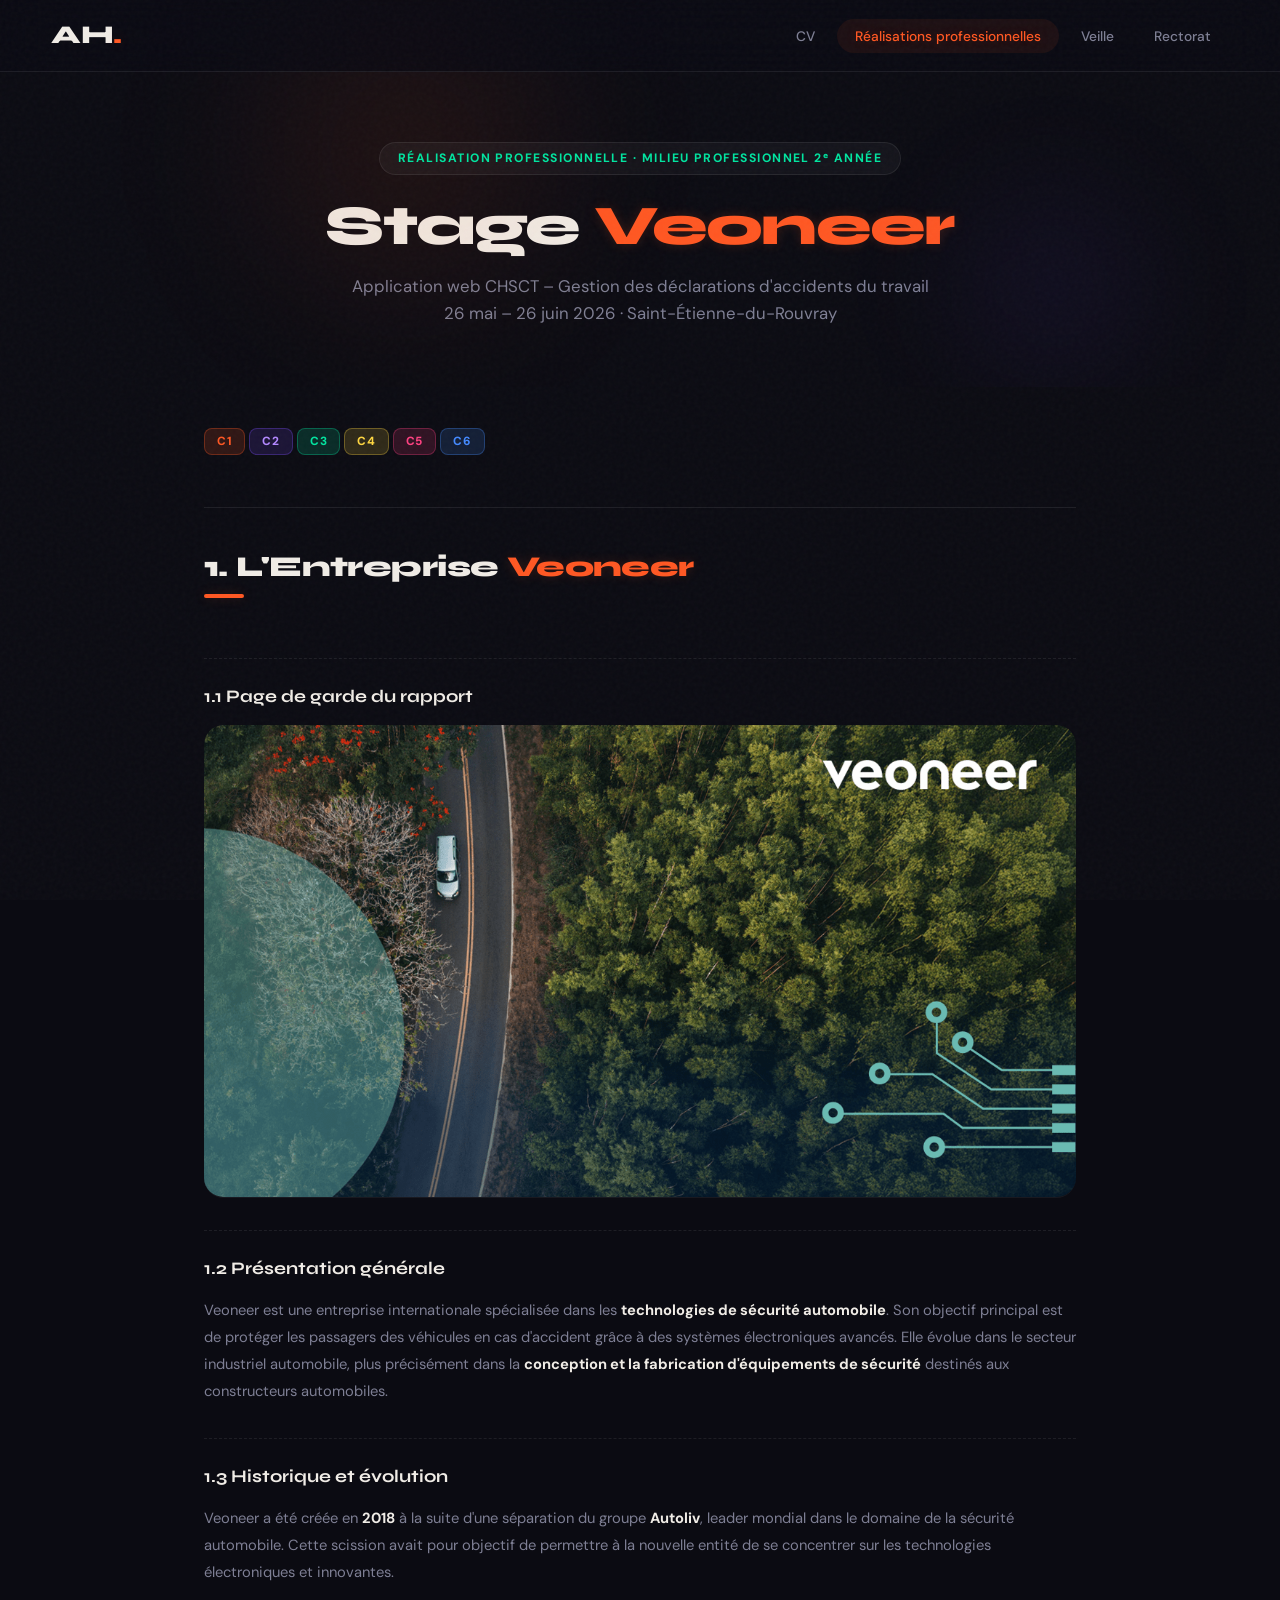
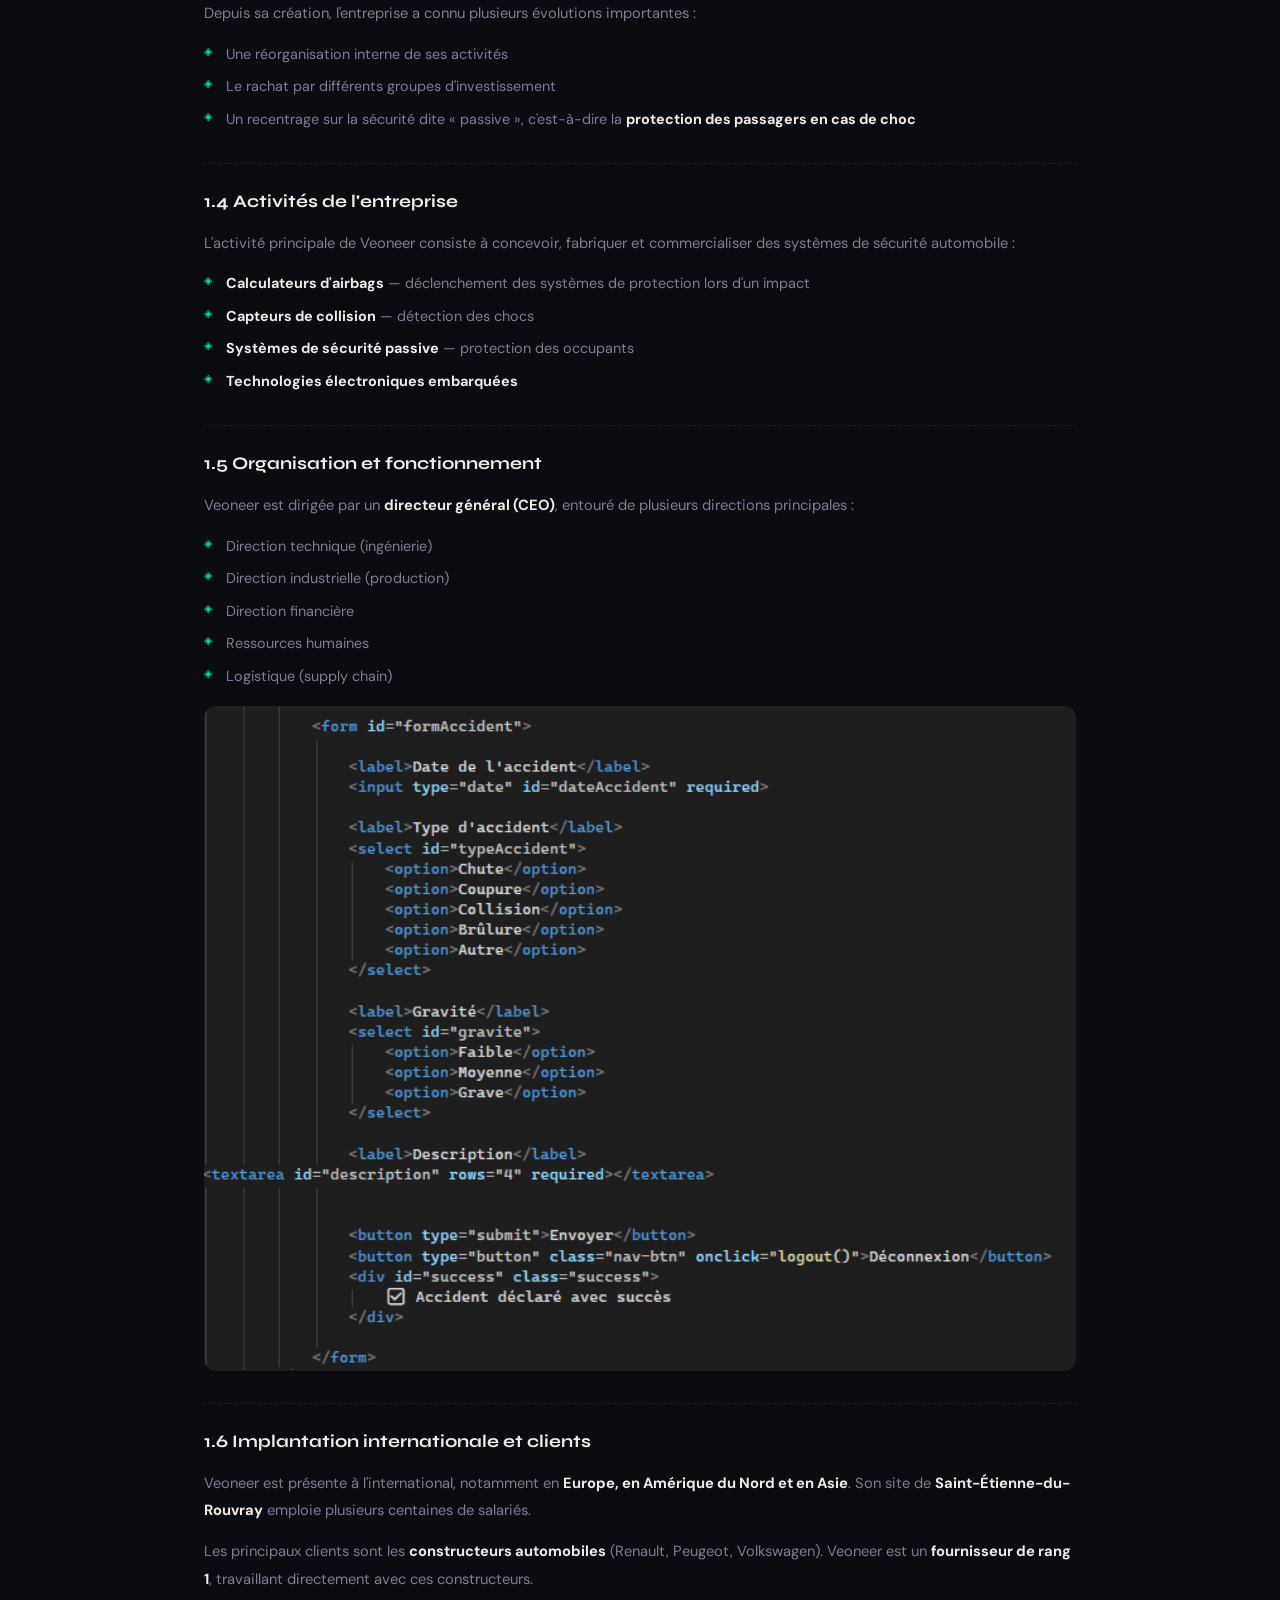
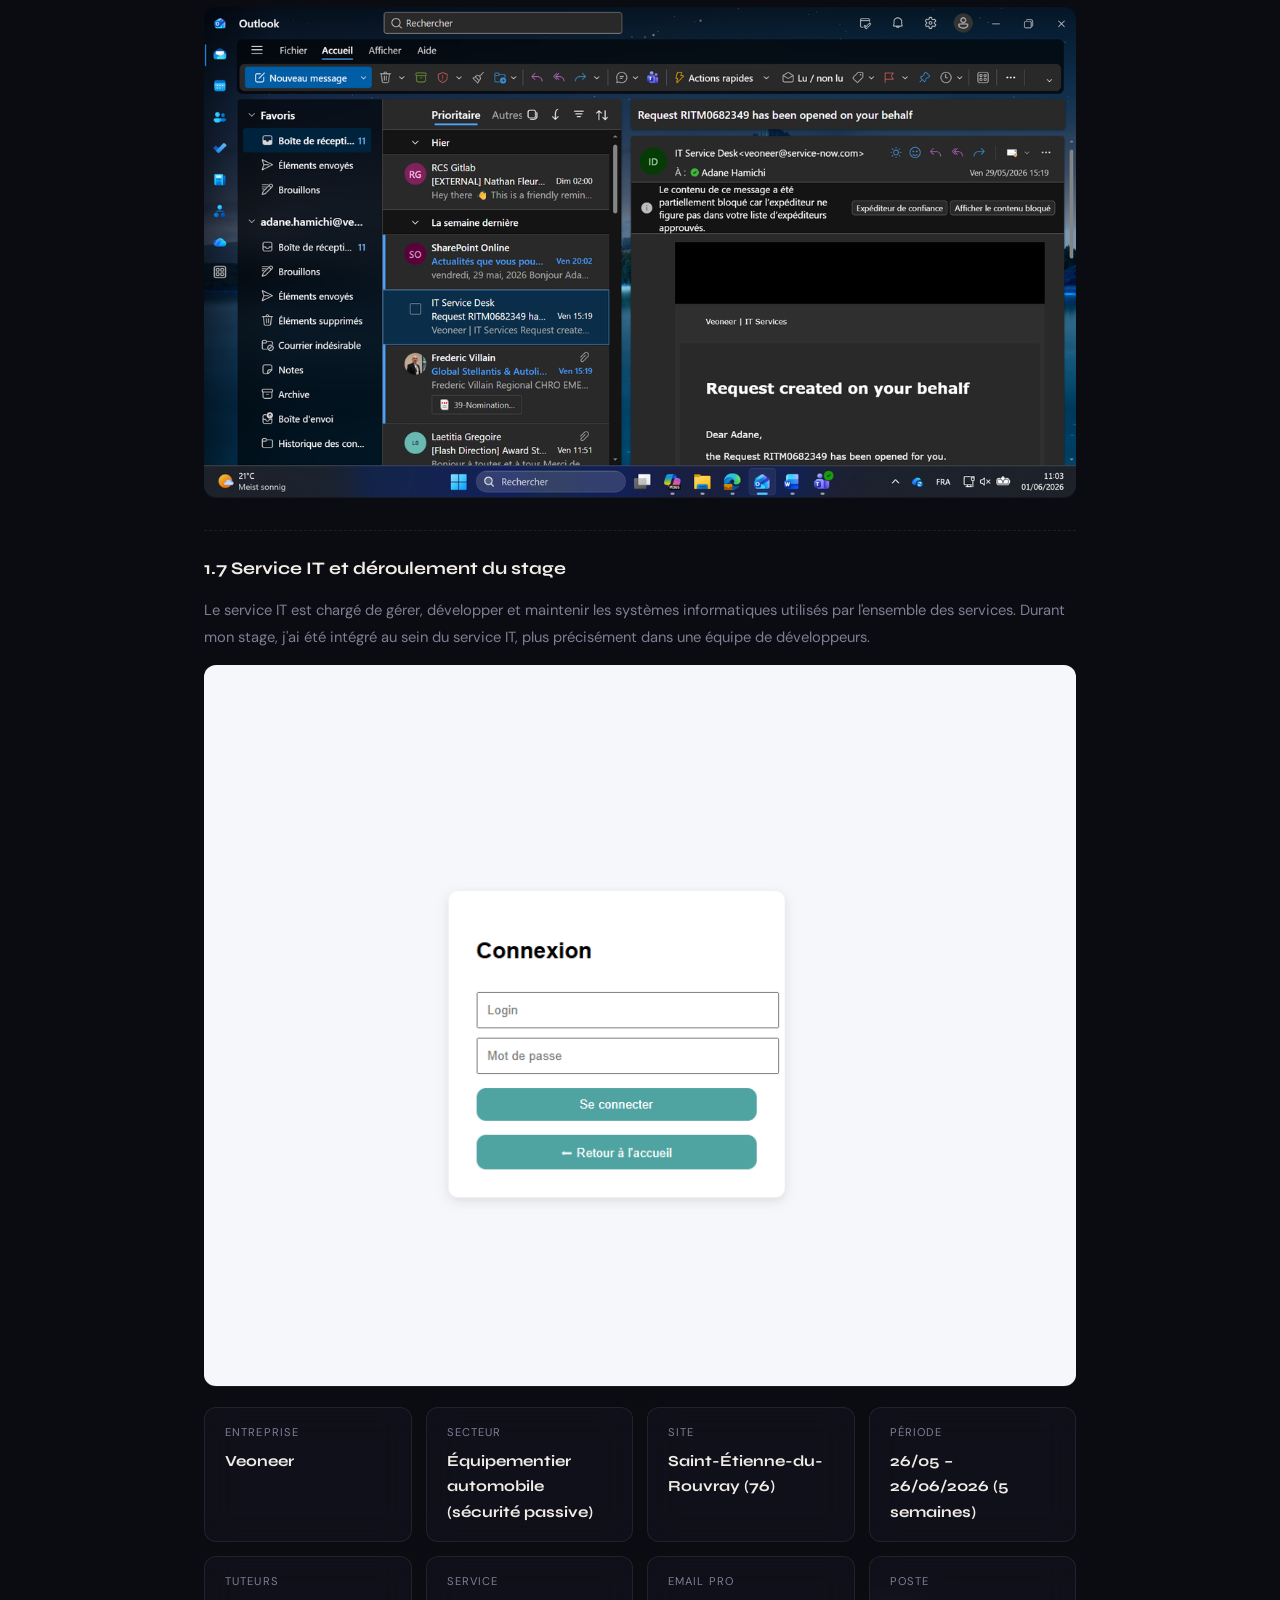
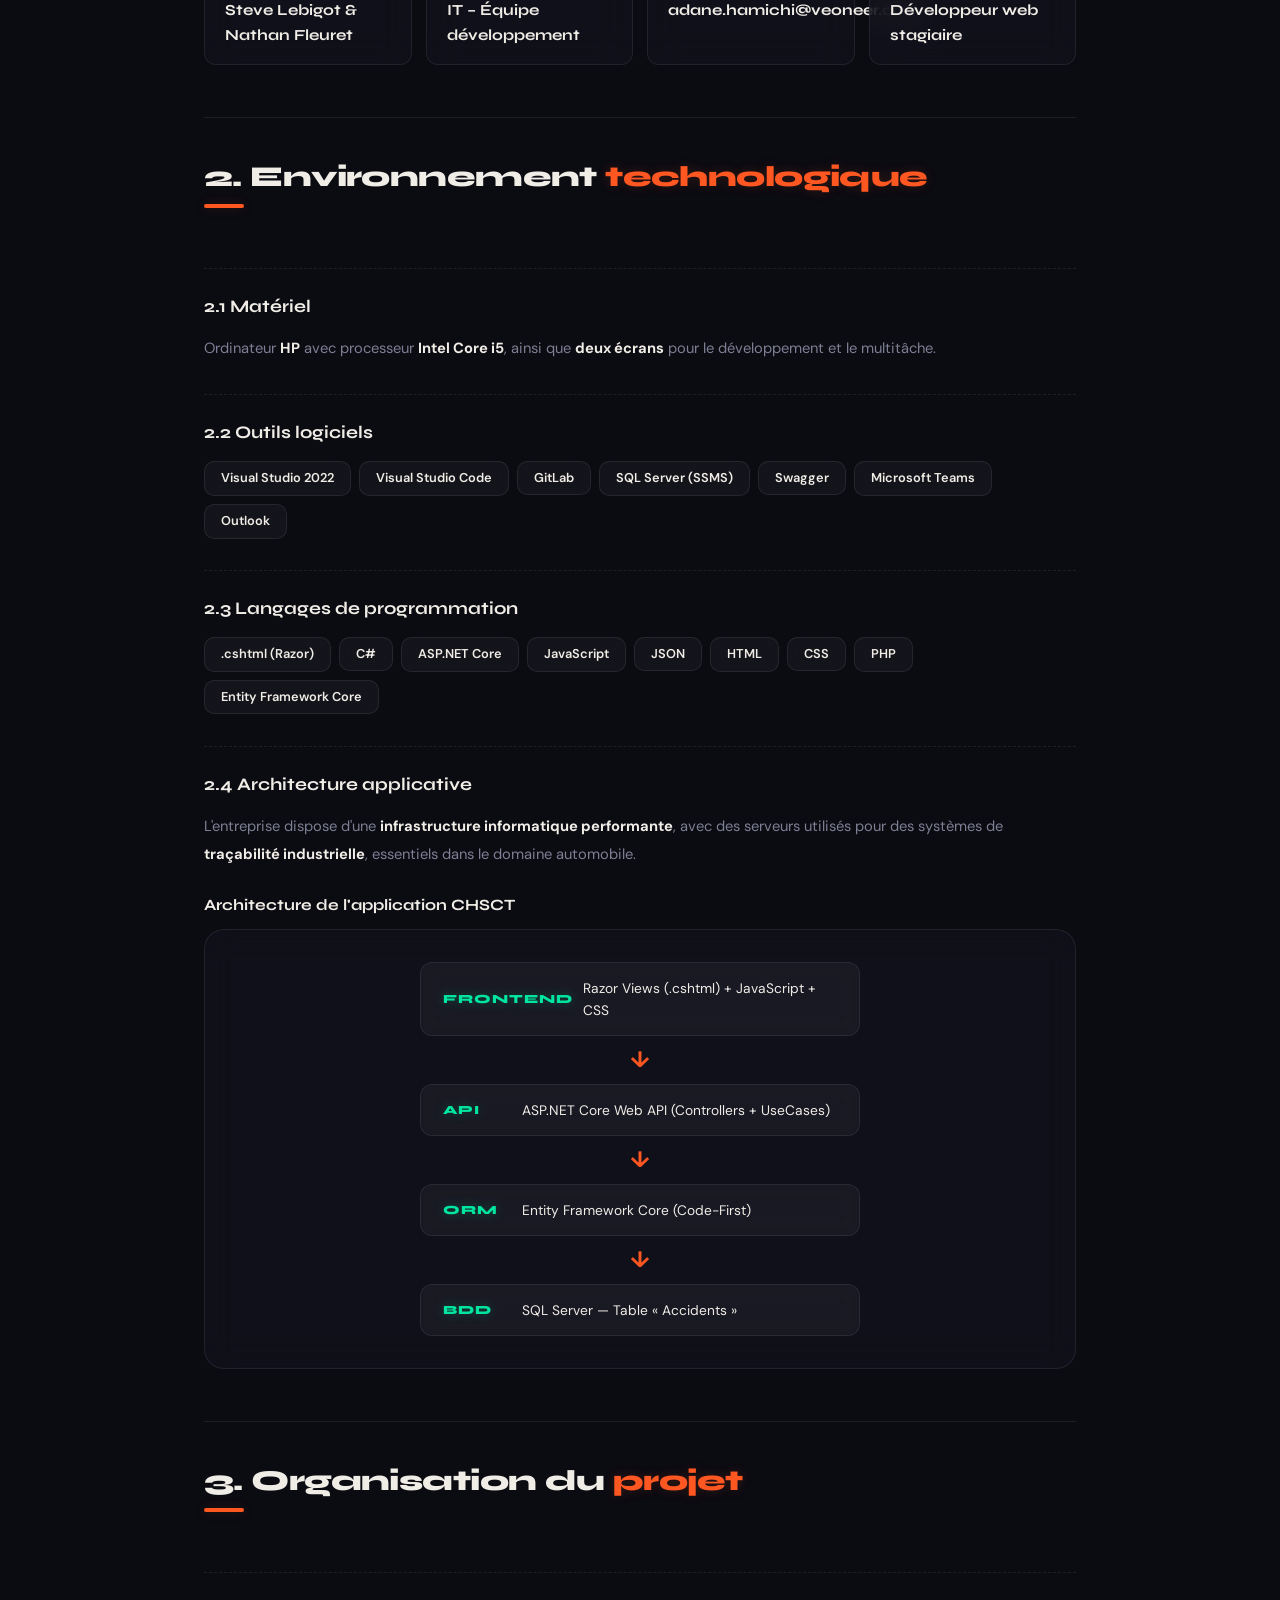
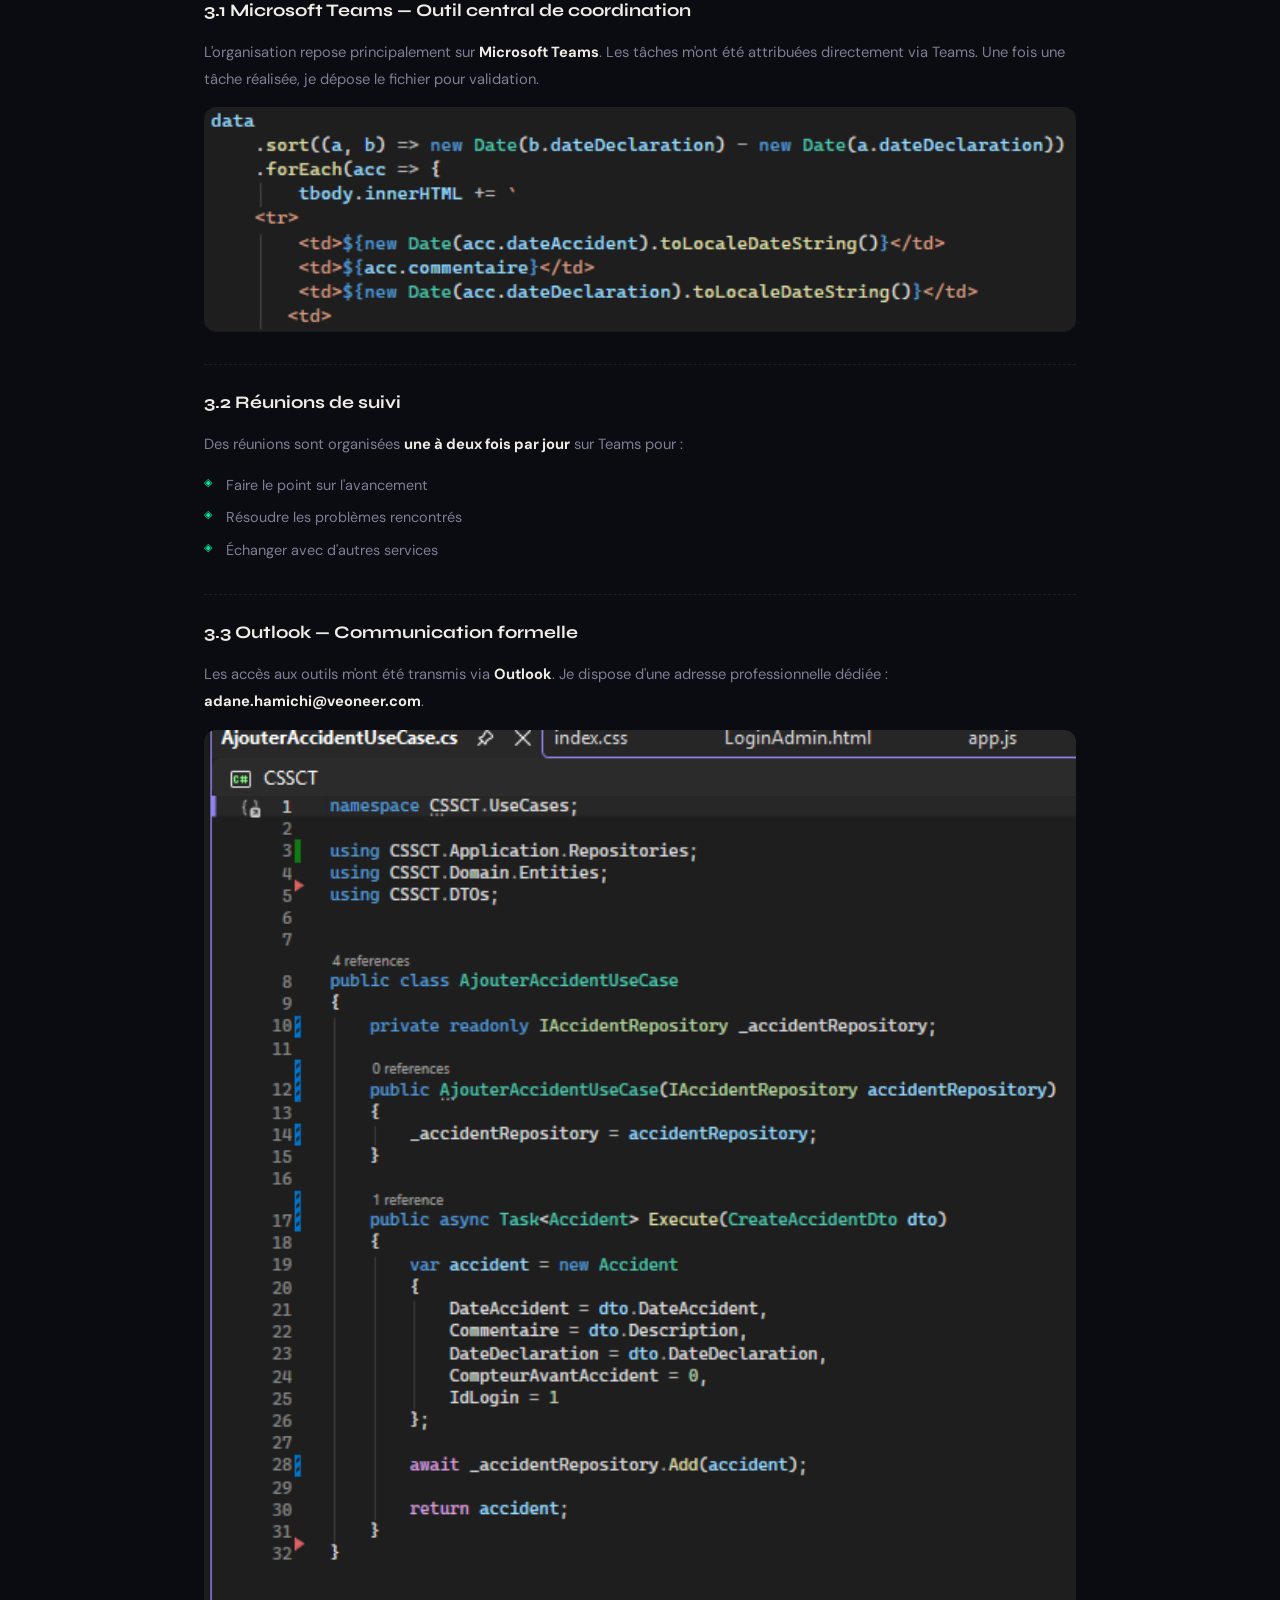
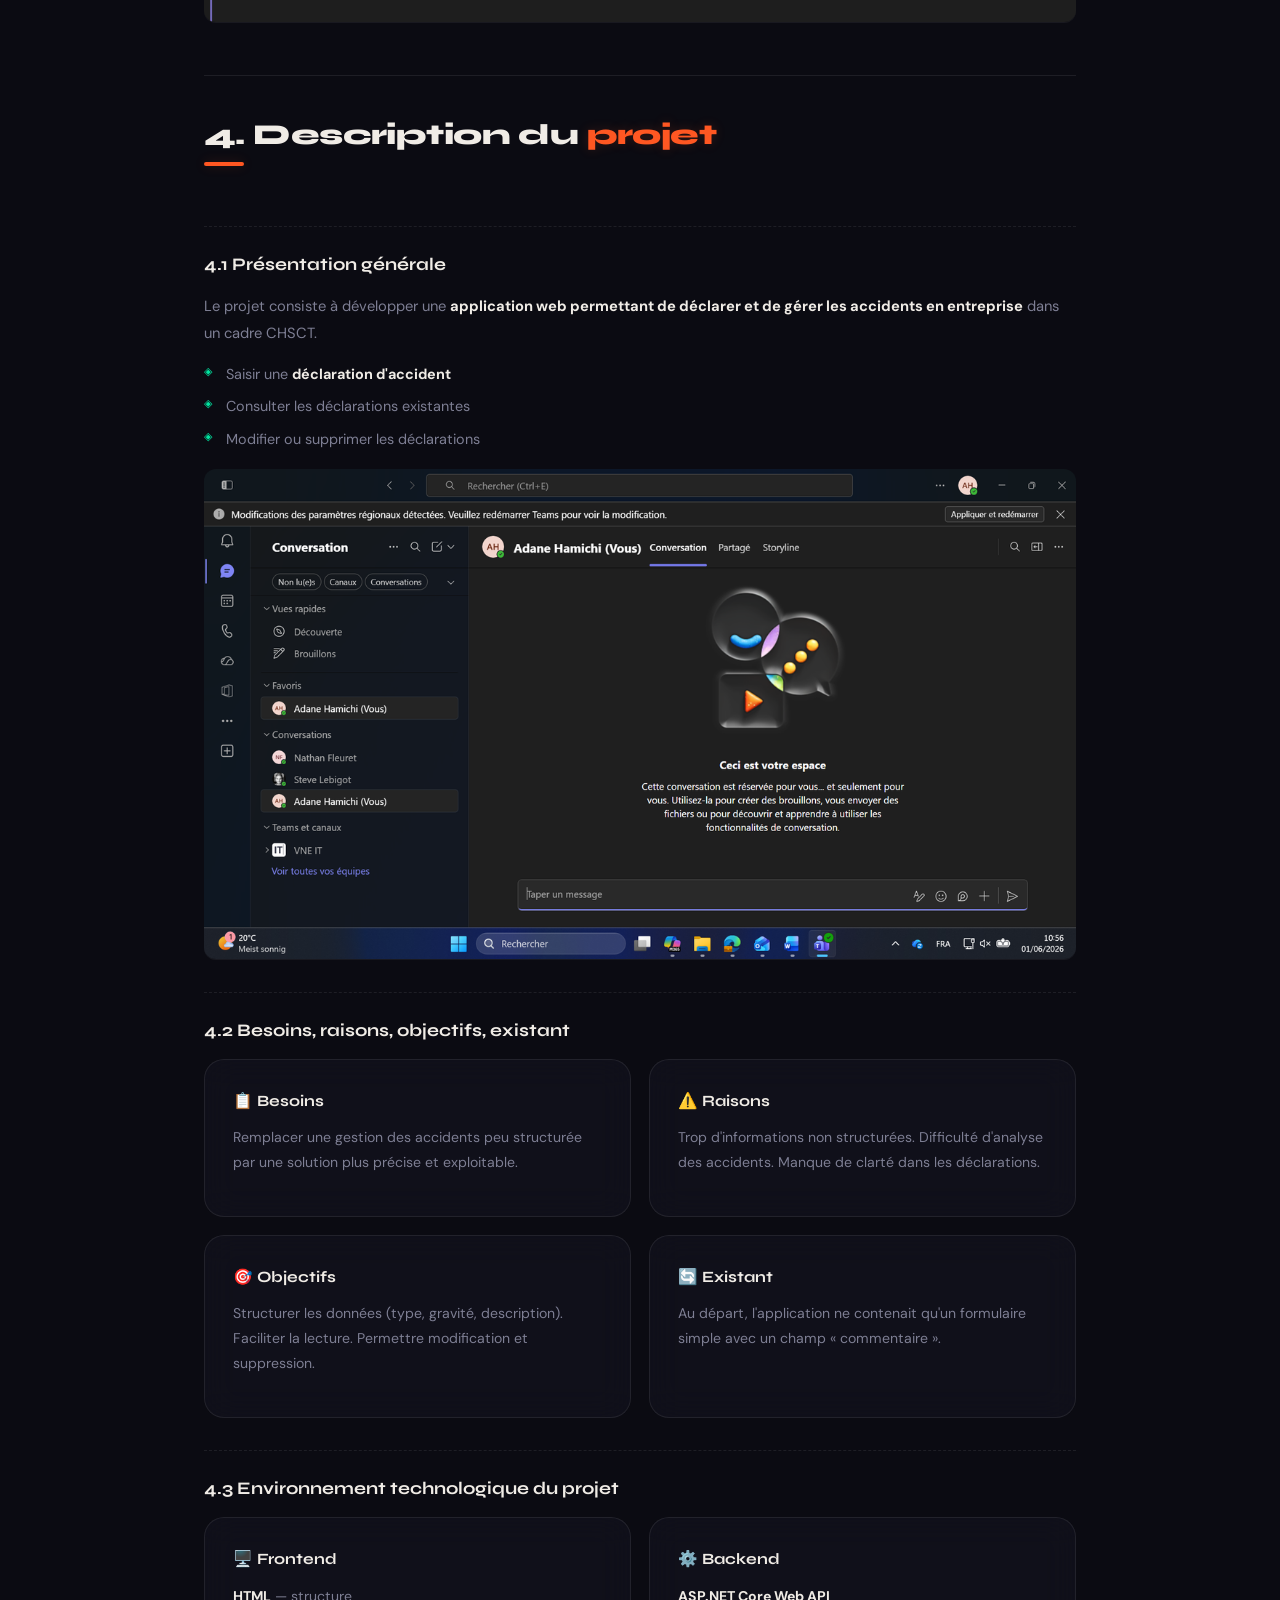
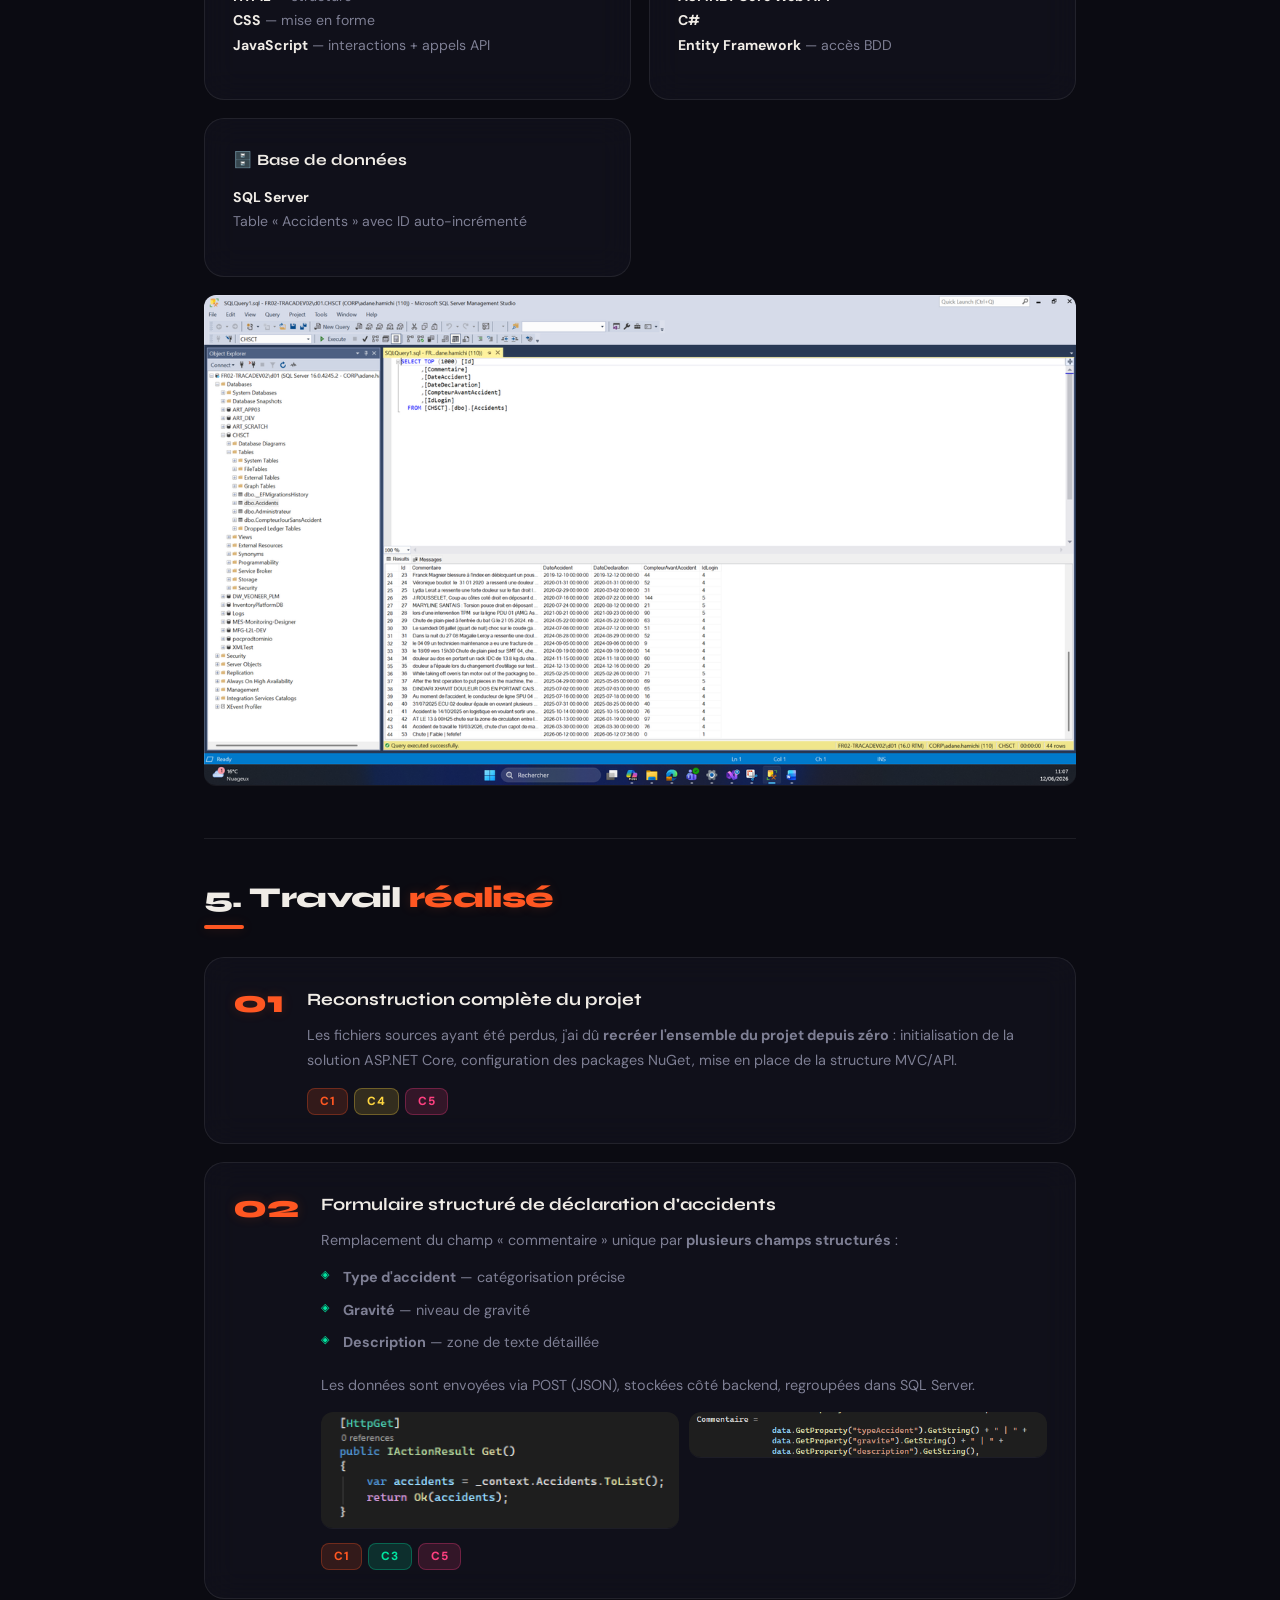
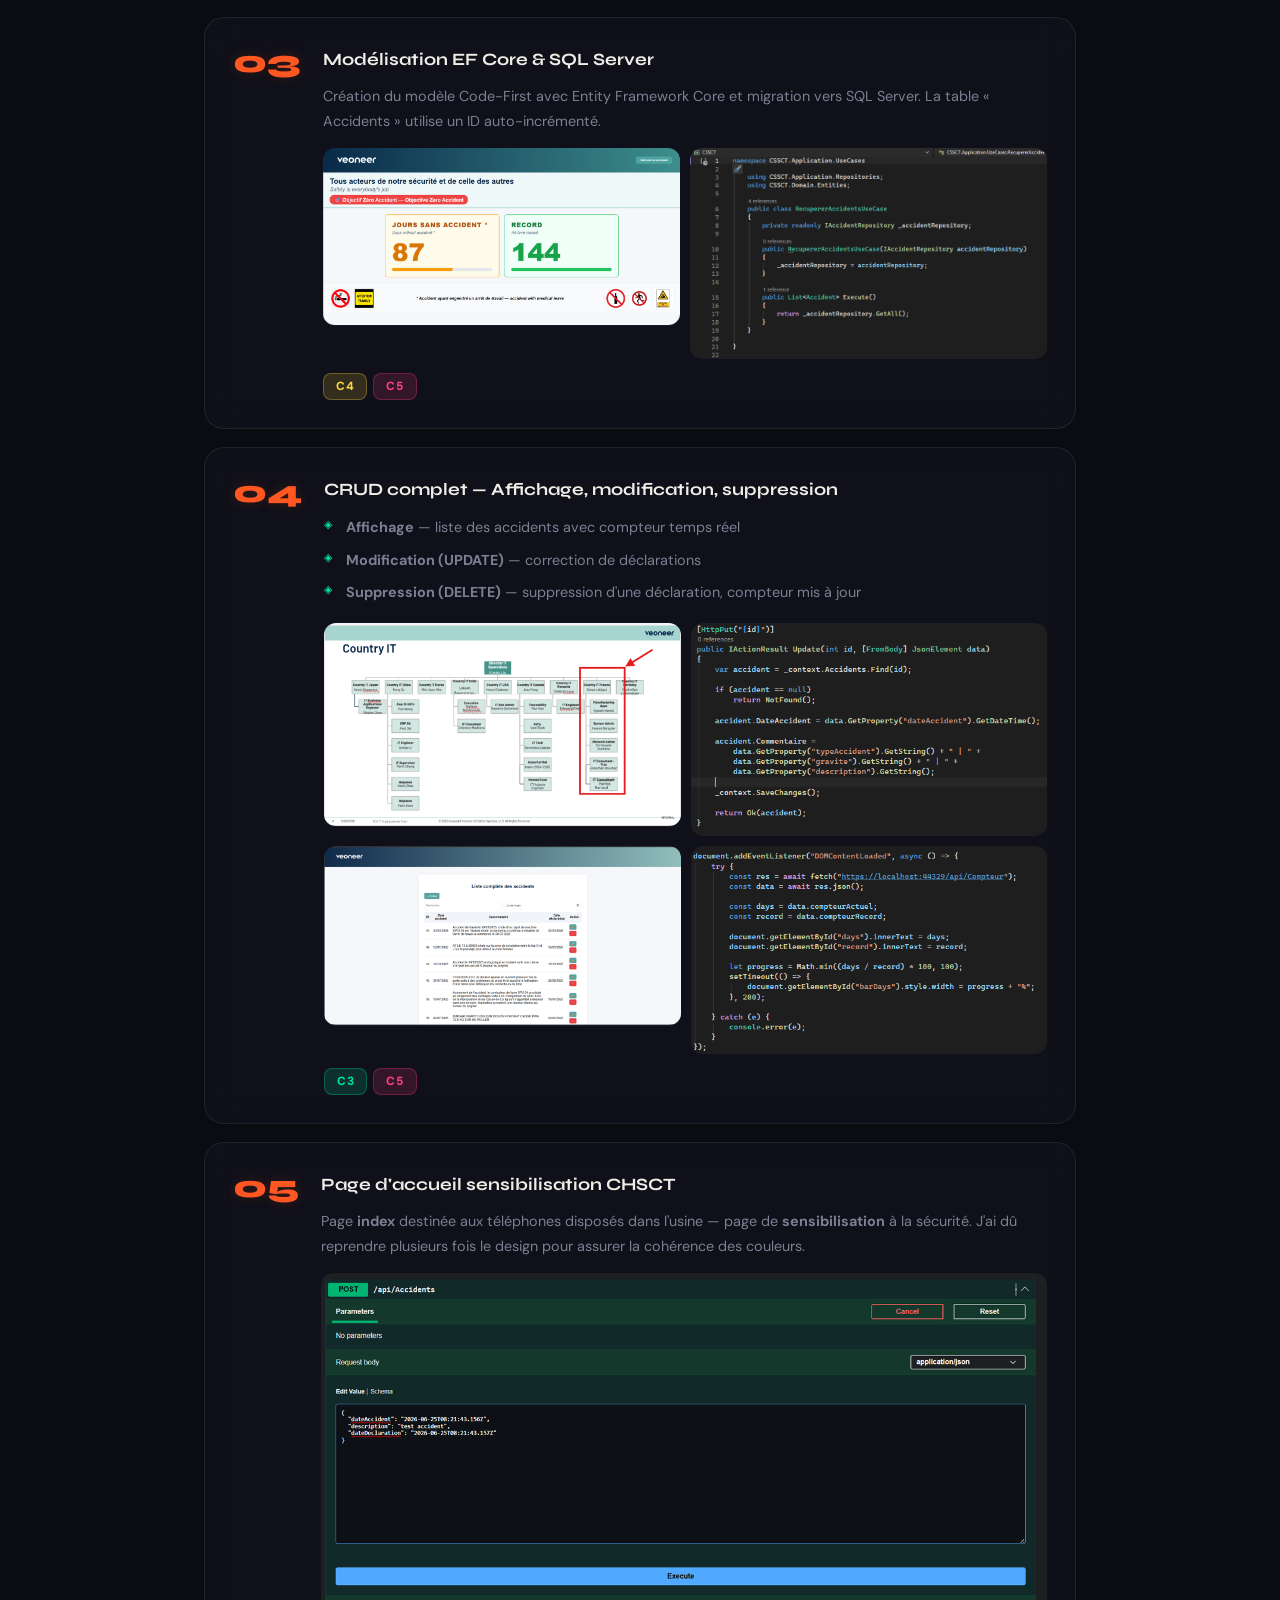
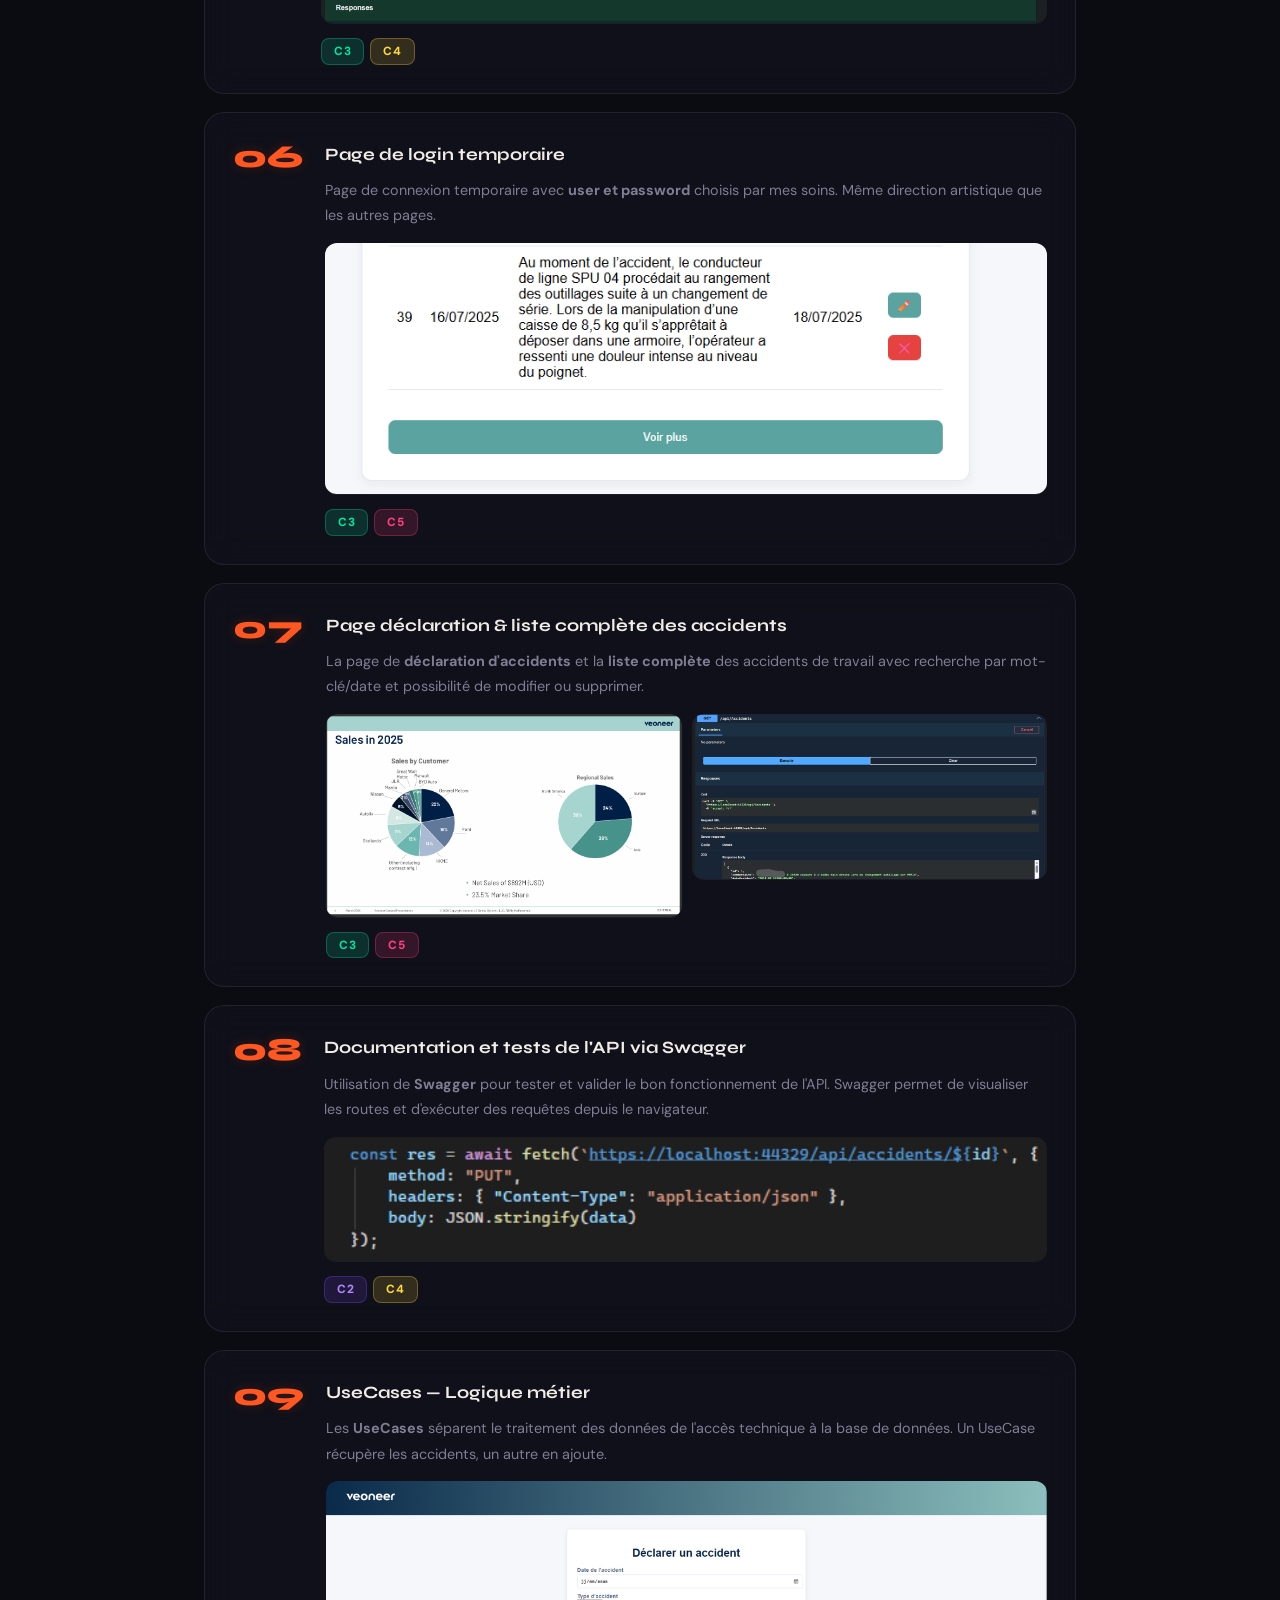
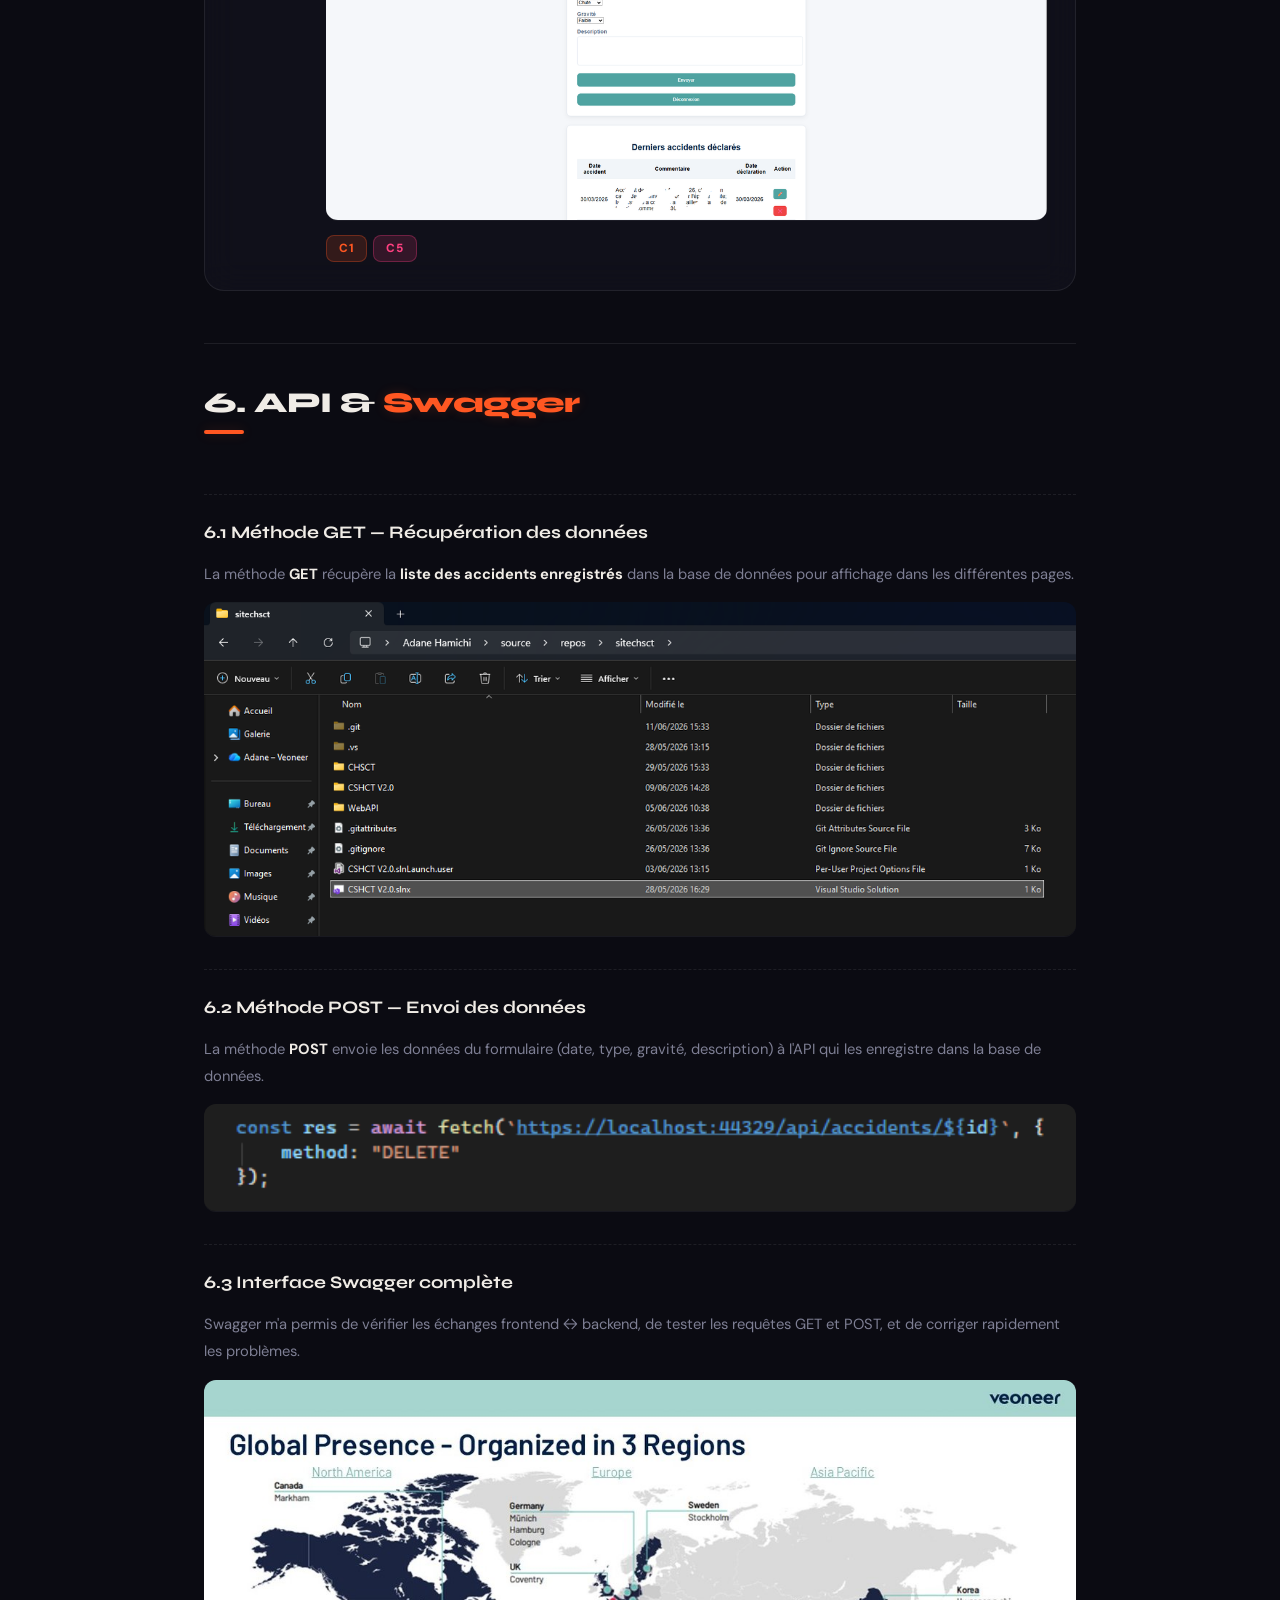
<file: rp-veoneer.html>
<!DOCTYPE html>
<html lang="fr">
<head>
  <meta charset="UTF-8"/>
  <meta name="viewport" content="width=device-width, initial-scale=1.0"/>
  <title>RP – Stage Veoneer | Adane Hamichi</title>
  <link rel="stylesheet" href="style.css"/>
  <link href="https://fonts.googleapis.com/css2?family=Syne:wght@400;600;700;800&family=DM+Sans:ital,wght@0,300;0,400;0,500;1,300&display=swap" rel="stylesheet">
</head>
<body>
  <nav class="navbar">
    <div class="nav-logo">AH<span class="dot">.</span></div>
    <ul class="nav-links" id="navLinks">
      <li><a href="index.html">CV</a></li>
      <li><a href="realisations.html" class="active">Réalisations professionnelles</a></li>
      <li><a href="veille.html">Veille</a></li>
      <li><a href="rectorat.html">Rectorat</a></li>
    </ul>
    <button class="burger" onclick="toggleMenu()" aria-label="Menu">&#9776;</button>
  </nav>

  <!-- ═══ HERO ═══ -->
  <div class="page-hero">
    <span class="tag">Réalisation Professionnelle · Milieu professionnel 2ᵉ année</span>
    <h1>Stage <span class="accent">Veoneer</span></h1>
    <p>Application web CHSCT – Gestion des déclarations d'accidents du travail<br>26 mai – 26 juin 2026 · Saint-Étienne-du-Rouvray</p>
  </div>

  <div class="rp-detail">
    <!-- COMPÉTENCES VALIDÉES -->
    <div class="rp-comp-strip">
      <span class="comp-pill c1">C1</span>
      <span class="comp-pill c2">C2</span>
      <span class="comp-pill c3">C3</span>
      <span class="comp-pill c4">C4</span>
      <span class="comp-pill c5">C5</span>
      <span class="comp-pill c6">C6</span>
    </div>

    <!-- ══════════════════════════════════════ -->
    <!-- SECTION 1 : L'ENTREPRISE -->
    <!-- ══════════════════════════════════════ -->
    <section class="rp-block">
      <h2 class="section-title">1. L'Entreprise <span class="accent">Veoneer</span></h2>

      <div class="rp-sub">
        <h3>1.1 Page de garde du rapport</h3>
        <img src="img/veoneer_page_garde.png" alt="Page de garde du rapport de stage Veoneer" class="preuve-img" style="border-radius:var(--radius);margin-bottom:16px;">
      </div>

      <div class="rp-sub">
        <h3>1.2 Présentation générale</h3>
        <p>Veoneer est une entreprise internationale spécialisée dans les <strong>technologies de sécurité automobile</strong>. Son objectif principal est de protéger les passagers des véhicules en cas d'accident grâce à des systèmes électroniques avancés. Elle évolue dans le secteur industriel automobile, plus précisément dans la <strong>conception et la fabrication d'équipements de sécurité</strong> destinés aux constructeurs automobiles.</p>
      </div>

      <div class="rp-sub">
        <h3>1.3 Historique et évolution</h3>
        <p>Veoneer a été créée en <strong>2018</strong> à la suite d'une séparation du groupe <strong>Autoliv</strong>, leader mondial dans le domaine de la sécurité automobile. Cette scission avait pour objectif de permettre à la nouvelle entité de se concentrer sur les technologies électroniques et innovantes.</p>
        <p>Depuis sa création, l'entreprise a connu plusieurs évolutions importantes :</p>
        <ul class="rp-list">
          <li>Une réorganisation interne de ses activités</li>
          <li>Le rachat par différents groupes d'investissement</li>
          <li>Un recentrage sur la sécurité dite « passive », c'est-à-dire la <strong>protection des passagers en cas de choc</strong></li>
        </ul>
      </div>

      <div class="rp-sub">
        <h3>1.4 Activités de l'entreprise</h3>
        <p>L'activité principale de Veoneer consiste à concevoir, fabriquer et commercialiser des systèmes de sécurité automobile :</p>
        <ul class="rp-list">
          <li><strong>Calculateurs d'airbags</strong> — déclenchement des systèmes de protection lors d'un impact</li>
          <li><strong>Capteurs de collision</strong> — détection des chocs</li>
          <li><strong>Systèmes de sécurité passive</strong> — protection des occupants</li>
          <li><strong>Technologies électroniques embarquées</strong></li>
        </ul>
      </div>

      <div class="rp-sub">
        <h3>1.5 Organisation et fonctionnement</h3>
        <p>Veoneer est dirigée par un <strong>directeur général (CEO)</strong>, entouré de plusieurs directions principales :</p>
        <ul class="rp-list">
          <li>Direction technique (ingénierie)</li>
          <li>Direction industrielle (production)</li>
          <li>Direction financière</li>
          <li>Ressources humaines</li>
          <li>Logistique (supply chain)</li>
        </ul>
        <img src="img/veoneer_org_chart.png" alt="Organigramme de Veoneer" class="preuve-img" style="margin-top:14px;">
      </div>

      <div class="rp-sub">
        <h3>1.6 Implantation internationale et clients</h3>
        <p>Veoneer est présente à l'international, notamment en <strong>Europe, en Amérique du Nord et en Asie</strong>. Son site de <strong>Saint-Étienne-du-Rouvray</strong> emploie plusieurs centaines de salariés.</p>
        <p>Les principaux clients sont les <strong>constructeurs automobiles</strong> (Renault, Peugeot, Volkswagen). Veoneer est un <strong>fournisseur de rang 1</strong>, travaillant directement avec ces constructeurs.</p>
        <img src="img/veoneer_implantation.png" alt="Implantation internationale de Veoneer" class="preuve-img" style="margin-top:14px;">
      </div>

      <div class="rp-sub">
        <h3>1.7 Service IT et déroulement du stage</h3>
        <p>Le service IT est chargé de gérer, développer et maintenir les systèmes informatiques utilisés par l'ensemble des services. Durant mon stage, j'ai été intégré au sein du service IT, plus précisément dans une équipe de développeurs.</p>
        <img src="img/veoneer_deroulement.png" alt="Déroulement du stage" class="preuve-img" style="margin-top:14px;">

        <div class="rp-context-grid" style="margin-top:20px;">
          <div class="rp-field">
            <label>Entreprise</label>
            <strong>Veoneer</strong>
          </div>
          <div class="rp-field">
            <label>Secteur</label>
            <strong>Équipementier automobile (sécurité passive)</strong>
          </div>
          <div class="rp-field">
            <label>Site</label>
            <strong>Saint-Étienne-du-Rouvray (76)</strong>
          </div>
          <div class="rp-field">
            <label>Période</label>
            <strong>26/05 – 26/06/2026 (5 semaines)</strong>
          </div>
          <div class="rp-field">
            <label>Tuteurs</label>
            <strong>Steve Lebigot &amp; Nathan Fleuret</strong>
          </div>
          <div class="rp-field">
            <label>Service</label>
            <strong>IT – Équipe développement</strong>
          </div>
          <div class="rp-field">
            <label>Email pro</label>
            <strong>adane.hamichi@veoneer.com</strong>
          </div>
          <div class="rp-field">
            <label>Poste</label>
            <strong>Développeur web stagiaire</strong>
          </div>
        </div>
      </div>
    </section>

    <!-- ══════════════════════════════════════ -->
    <!-- SECTION 2 : ENVIRONNEMENT TECHNIQUE -->
    <!-- ══════════════════════════════════════ -->
    <section class="rp-block">
      <h2 class="section-title">2. Environnement <span class="accent">technologique</span></h2>

      <div class="rp-sub">
        <h3>2.1 Matériel</h3>
        <p>Ordinateur <strong>HP</strong> avec processeur <strong>Intel Core i5</strong>, ainsi que <strong>deux écrans</strong> pour le développement et le multitâche.</p>
      </div>

      <div class="rp-sub">
        <h3>2.2 Outils logiciels</h3>
        <div class="tech-tags" style="margin-bottom:20px;">
          <span class="tech-tag">Visual Studio 2022</span>
          <span class="tech-tag">Visual Studio Code</span>
          <span class="tech-tag">GitLab</span>
          <span class="tech-tag">SQL Server (SSMS)</span>
          <span class="tech-tag">Swagger</span>
          <span class="tech-tag">Microsoft Teams</span>
          <span class="tech-tag">Outlook</span>
        </div>
      </div>

      <div class="rp-sub">
        <h3>2.3 Langages de programmation</h3>
        <div class="tech-tags" style="margin-bottom:20px;">
          <span class="tech-tag">.cshtml (Razor)</span>
          <span class="tech-tag">C#</span>
          <span class="tech-tag">ASP.NET Core</span>
          <span class="tech-tag">JavaScript</span>
          <span class="tech-tag">JSON</span>
          <span class="tech-tag">HTML</span>
          <span class="tech-tag">CSS</span>
          <span class="tech-tag">PHP</span>
          <span class="tech-tag">Entity Framework Core</span>
        </div>
      </div>

      <div class="rp-sub">
        <h3>2.4 Architecture applicative</h3>
        <p>L'entreprise dispose d'une <strong>infrastructure informatique performante</strong>, avec des serveurs utilisés pour des systèmes de <strong>traçabilité industrielle</strong>, essentiels dans le domaine automobile.</p>
        <div class="rp-arch" style="margin-top:24px;">
          <h4 style="margin-bottom:12px;">Architecture de l'application CHSCT</h4>
          <div class="arch-diagram">
            <div class="arch-layer">
              <span class="arch-label">Frontend</span>
              <span class="arch-item">Razor Views (.cshtml) + JavaScript + CSS</span>
            </div>
            <div class="arch-arrow">↓</div>
            <div class="arch-layer">
              <span class="arch-label">API</span>
              <span class="arch-item">ASP.NET Core Web API (Controllers + UseCases)</span>
            </div>
            <div class="arch-arrow">↓</div>
            <div class="arch-layer">
              <span class="arch-label">ORM</span>
              <span class="arch-item">Entity Framework Core (Code-First)</span>
            </div>
            <div class="arch-arrow">↓</div>
            <div class="arch-layer">
              <span class="arch-label">BDD</span>
              <span class="arch-item">SQL Server — Table « Accidents »</span>
            </div>
          </div>
        </div>
      </div>
    </section>

    <!-- ══════════════════════════════════════ -->
    <!-- SECTION 3 : ORGANISATION DU PROJET -->
    <!-- ══════════════════════════════════════ -->
    <section class="rp-block">
      <h2 class="section-title">3. Organisation du <span class="accent">projet</span></h2>

      <div class="rp-sub">
        <h3>3.1 Microsoft Teams — Outil central de coordination</h3>
        <p>L'organisation repose principalement sur <strong>Microsoft Teams</strong>. Les tâches m'ont été attribuées directement via Teams. Une fois une tâche réalisée, je dépose le fichier pour validation.</p>
        <img src="img/veoneer_teams.png" alt="Interface Microsoft Teams" class="preuve-img" style="margin-top:14px;">
      </div>

      <div class="rp-sub">
        <h3>3.2 Réunions de suivi</h3>
        <p>Des réunions sont organisées <strong>une à deux fois par jour</strong> sur Teams pour :</p>
        <ul class="rp-list">
          <li>Faire le point sur l'avancement</li>
          <li>Résoudre les problèmes rencontrés</li>
          <li>Échanger avec d'autres services</li>
        </ul>
      </div>

      <div class="rp-sub">
        <h3>3.3 Outlook — Communication formelle</h3>
        <p>Les accès aux outils m'ont été transmis via <strong>Outlook</strong>. Je dispose d'une adresse professionnelle dédiée : <strong>adane.hamichi@veoneer.com</strong>.</p>
        <img src="img/veoneer_outlook.png" alt="Interface Outlook professionnelle" class="preuve-img" style="margin-top:14px;">
      </div>
    </section>

    <!-- ══════════════════════════════════════ -->
    <!-- SECTION 4 : DESCRIPTION DU PROJET -->
    <!-- ══════════════════════════════════════ -->
    <section class="rp-block">
      <h2 class="section-title">4. Description du <span class="accent">projet</span></h2>

      <div class="rp-sub">
        <h3>4.1 Présentation générale</h3>
        <p>Le projet consiste à développer une <strong>application web permettant de déclarer et de gérer les accidents en entreprise</strong> dans un cadre CHSCT.</p>
        <ul class="rp-list">
          <li>Saisir une <strong>déclaration d'accident</strong></li>
          <li>Consulter les déclarations existantes</li>
          <li>Modifier ou supprimer les déclarations</li>
        </ul>
        <img src="img/veoneer_besoins.png" alt="Besoins et objectifs du projet CHSCT" class="preuve-img" style="margin-top:14px;">
      </div>

      <div class="rp-sub">
        <h3>4.2 Besoins, raisons, objectifs, existant</h3>
        <div class="diff-grid">
          <div class="diff-card">
            <h4>📋 Besoins</h4>
            <p>Remplacer une gestion des accidents peu structurée par une solution plus précise et exploitable.</p>
          </div>
          <div class="diff-card">
            <h4>⚠️ Raisons</h4>
            <p>Trop d'informations non structurées. Difficulté d'analyse des accidents. Manque de clarté dans les déclarations.</p>
          </div>
          <div class="diff-card">
            <h4>🎯 Objectifs</h4>
            <p>Structurer les données (type, gravité, description). Faciliter la lecture. Permettre modification et suppression.</p>
          </div>
          <div class="diff-card">
            <h4>🔄 Existant</h4>
            <p>Au départ, l'application ne contenait qu'un formulaire simple avec un champ « commentaire ».</p>
          </div>
        </div>
      </div>

      <div class="rp-sub">
        <h3>4.3 Environnement technologique du projet</h3>
        <div class="diff-grid">
          <div class="diff-card">
            <h4>🖥️ Frontend</h4>
            <p><strong>HTML</strong> — structure<br><strong>CSS</strong> — mise en forme<br><strong>JavaScript</strong> — interactions + appels API</p>
          </div>
          <div class="diff-card">
            <h4>⚙️ Backend</h4>
            <p><strong>ASP.NET Core Web API</strong><br><strong>C#</strong><br><strong>Entity Framework</strong> — accès BDD</p>
          </div>
          <div class="diff-card">
            <h4>🗄️ Base de données</h4>
            <p><strong>SQL Server</strong><br>Table « Accidents » avec ID auto-incrémenté</p>
          </div>
        </div>
        <img src="img/veoneer_archi.png" alt="Architecture de l'application" class="preuve-img" style="margin-top:18px;">
      </div>
    </section>

    <!-- ══════════════════════════════════════ -->
    <!-- SECTION 5 : TRAVAIL RÉALISÉ -->
    <!-- ══════════════════════════════════════ -->
    <section class="rp-block">
      <h2 class="section-title">5. Travail <span class="accent">réalisé</span></h2>

      <div class="mission-card">
        <div class="mission-num">01</div>
        <div class="mission-body">
          <h3>Reconstruction complète du projet</h3>
          <p>Les fichiers sources ayant été perdus, j'ai dû <strong>recréer l'ensemble du projet depuis zéro</strong> : initialisation de la solution ASP.NET Core, configuration des packages NuGet, mise en place de la structure MVC/API.</p>
          <div class="comp-inline">
            <span class="comp-pill c1">C1</span>
            <span class="comp-pill c4">C4</span>
            <span class="comp-pill c5">C5</span>
          </div>
        </div>
      </div>

      <div class="mission-card">
        <div class="mission-num">02</div>
        <div class="mission-body">
          <h3>Formulaire structuré de déclaration d'accidents</h3>
          <p>Remplacement du champ « commentaire » unique par <strong>plusieurs champs structurés</strong> :</p>
          <ul class="rp-list">
            <li><strong>Type d'accident</strong> — catégorisation précise</li>
            <li><strong>Gravité</strong> — niveau de gravité</li>
            <li><strong>Description</strong> — zone de texte détaillée</li>
          </ul>
          <p>Les données sont envoyées via POST (JSON), stockées côté backend, regroupées dans SQL Server.</p>
          <div style="display:grid;grid-template-columns:1fr 1fr;gap:10px;margin-top:14px;">
            <img src="img/veoneer_formulaire_champs.png" alt="Champs du formulaire structuré" class="preuve-img">
            <img src="img/veoneer_form_envoi.png" alt="Envoi des données vers l'API" class="preuve-img">
          </div>
          <div class="comp-inline">
            <span class="comp-pill c1">C1</span>
            <span class="comp-pill c3">C3</span>
            <span class="comp-pill c5">C5</span>
          </div>
        </div>
      </div>

      <div class="mission-card">
        <div class="mission-num">03</div>
        <div class="mission-body">
          <h3>Modélisation EF Core &amp; SQL Server</h3>
          <p>Création du modèle Code-First avec Entity Framework Core et migration vers SQL Server. La table « Accidents » utilise un ID auto-incrémenté.</p>
          <div style="display:grid;grid-template-columns:1fr 1fr;gap:10px;margin-top:14px;">
            <img src="img/veoneer_ef_model.png" alt="Modèle Entity Framework Core" class="preuve-img">
            <img src="img/veoneer_sql_table.png" alt="Table Accidents dans SQL Server" class="preuve-img">
          </div>
          <div class="comp-inline">
            <span class="comp-pill c4">C4</span>
            <span class="comp-pill c5">C5</span>
          </div>
        </div>
      </div>

      <div class="mission-card">
        <div class="mission-num">04</div>
        <div class="mission-body">
          <h3>CRUD complet — Affichage, modification, suppression</h3>
          <ul class="rp-list">
            <li><strong>Affichage</strong> — liste des accidents avec compteur temps réel</li>
            <li><strong>Modification (UPDATE)</strong> — correction de déclarations</li>
            <li><strong>Suppression (DELETE)</strong> — suppression d'une déclaration, compteur mis à jour</li>
          </ul>
          <div style="display:grid;grid-template-columns:1fr 1fr;gap:10px;margin-top:14px;">
            <img src="img/veoneer_affichage_accidents.png" alt="Affichage des accidents" class="preuve-img">
            <img src="img/veoneer_suppression.png" alt="Suppression d'un accident" class="preuve-img">
          </div>
          <div style="display:grid;grid-template-columns:1fr 1fr;gap:10px;margin-top:10px;">
            <img src="img/veoneer_stockage_backend.png" alt="Stockage côté backend" class="preuve-img">
            <img src="img/veoneer_crud_backend.png" alt="Backend CRUD" class="preuve-img">
          </div>
          <div class="comp-inline">
            <span class="comp-pill c3">C3</span>
            <span class="comp-pill c5">C5</span>
          </div>
        </div>
      </div>

      <div class="mission-card">
        <div class="mission-num">05</div>
        <div class="mission-body">
          <h3>Page d'accueil sensibilisation CHSCT</h3>
          <p>Page <strong>index</strong> destinée aux téléphones disposés dans l'usine — page de <strong>sensibilisation</strong> à la sécurité. J'ai dû reprendre plusieurs fois le design pour assurer la cohérence des couleurs.</p>
          <img src="img/veoneer_crud_frontend.png" alt="Page d'accueil CHSCT" class="preuve-img" style="margin-top:14px;">
          <div class="comp-inline">
            <span class="comp-pill c3">C3</span>
            <span class="comp-pill c4">C4</span>
          </div>
        </div>
      </div>

      <div class="mission-card">
        <div class="mission-num">06</div>
        <div class="mission-body">
          <h3>Page de login temporaire</h3>
          <p>Page de connexion temporaire avec <strong>user et password</strong> choisis par mes soins. Même direction artistique que les autres pages.</p>
          <img src="img/veoneer_page_login.png" alt="Page de login temporaire" class="preuve-img" style="margin-top:14px;">
          <div class="comp-inline">
            <span class="comp-pill c3">C3</span>
            <span class="comp-pill c5">C5</span>
          </div>
        </div>
      </div>

      <div class="mission-card">
        <div class="mission-num">07</div>
        <div class="mission-body">
          <h3>Page déclaration &amp; liste complète des accidents</h3>
          <p>La page de <strong>déclaration d'accidents</strong> et la <strong>liste complète</strong> des accidents de travail avec recherche par mot-clé/date et possibilité de modifier ou supprimer.</p>
          <div style="display:grid;grid-template-columns:1fr 1fr;gap:10px;margin-top:14px;">
            <img src="img/veoneer_page_declaration.png" alt="Page de déclaration d'accidents" class="preuve-img">
            <img src="img/veoneer_page_liste2.png" alt="Liste complète des accidents" class="preuve-img">
          </div>
          <div class="comp-inline">
            <span class="comp-pill c3">C3</span>
            <span class="comp-pill c5">C5</span>
          </div>
        </div>
      </div>

      <div class="mission-card">
        <div class="mission-num">08</div>
        <div class="mission-body">
          <h3>Documentation et tests de l'API via Swagger</h3>
          <p>Utilisation de <strong>Swagger</strong> pour tester et valider le bon fonctionnement de l'API. Swagger permet de visualiser les routes et d'exécuter des requêtes depuis le navigateur.</p>
          <img src="img/veoneer_api_swagger.png" alt="Aperçu de l'API Swagger" class="preuve-img" style="margin-top:14px;">
          <div class="comp-inline">
            <span class="comp-pill c2">C2</span>
            <span class="comp-pill c4">C4</span>
          </div>
        </div>
      </div>

      <div class="mission-card">
        <div class="mission-num">09</div>
        <div class="mission-body">
          <h3>UseCases — Logique métier</h3>
          <p>Les <strong>UseCases</strong> séparent le traitement des données de l'accès technique à la base de données. Un UseCase récupère les accidents, un autre en ajoute.</p>
          <img src="img/veoneer_usecases.png" alt="Diagramme UseCases" class="preuve-img" style="margin-top:14px;">
          <div class="comp-inline">
            <span class="comp-pill c1">C1</span>
            <span class="comp-pill c5">C5</span>
          </div>
        </div>
      </div>
    </section>

    <!-- ══════════════════════════════════════ -->
    <!-- SECTION 6 : API & SWAGGER -->
    <!-- ══════════════════════════════════════ -->
    <section class="rp-block">
      <h2 class="section-title">6. API &amp; <span class="accent">Swagger</span></h2>

      <div class="rp-sub">
        <h3>6.1 Méthode GET — Récupération des données</h3>
        <p>La méthode <strong>GET</strong> récupère la <strong>liste des accidents enregistrés</strong> dans la base de données pour affichage dans les différentes pages.</p>
        <img src="img/veoneer_swagger_get.png" alt="Swagger méthode GET" class="preuve-img" style="margin-top:14px;">
      </div>

      <div class="rp-sub">
        <h3>6.2 Méthode POST — Envoi des données</h3>
        <p>La méthode <strong>POST</strong> envoie les données du formulaire (date, type, gravité, description) à l'API qui les enregistre dans la base de données.</p>
        <img src="img/veoneer_swagger_post.png" alt="Swagger méthode POST" class="preuve-img" style="margin-top:14px;">
      </div>

      <div class="rp-sub">
        <h3>6.3 Interface Swagger complète</h3>
        <p>Swagger m'a permis de vérifier les échanges frontend ↔ backend, de tester les requêtes GET et POST, et de corriger rapidement les problèmes.</p>
        <img src="img/veoneer_swagger.jpg" alt="Interface Swagger complète" class="preuve-img" style="margin-top:14px;">
      </div>

      <!-- UseCase flow -->
      <div class="rp-sub" style="margin-top:30px;">
        <h3>6.4 Flux complet d'utilisation (UseCase)</h3>
        <div class="usecase-flow">
          <div class="uc-step">
            <div class="uc-num">1</div>
            <div class="uc-text">Un membre du CHSCT accède à l'application sur un téléphone dans l'usine</div>
          </div>
          <div class="uc-arrow">→</div>
          <div class="uc-step">
            <div class="uc-num">2</div>
            <div class="uc-text">Il se connecte via la page de login temporaire</div>
          </div>
          <div class="uc-arrow">→</div>
          <div class="uc-step">
            <div class="uc-num">3</div>
            <div class="uc-text">Il remplit le formulaire de déclaration (type, gravité, description)</div>
          </div>
          <div class="uc-arrow">→</div>
          <div class="uc-step">
            <div class="uc-num">4</div>
            <div class="uc-text">Les données sont envoyées à l'API via requête POST (JSON)</div>
          </div>
          <div class="uc-arrow">→</div>
          <div class="uc-step">
            <div class="uc-num">5</div>
            <div class="uc-text">Le UseCase traite la demande, EF Core insère l'enregistrement dans SQL Server</div>
          </div>
          <div class="uc-arrow">→</div>
          <div class="uc-step">
            <div class="uc-num">6</div>
            <div class="uc-text">L'utilisateur consulte la liste des déclarations et le compteur se met à jour</div>
          </div>
          <div class="uc-arrow">→</div>
          <div class="uc-step">
            <div class="uc-num">7</div>
            <div class="uc-text">Il peut modifier ou supprimer une déclaration en cas d'erreur</div>
          </div>
        </div>
      </div>
    </section>

    <!-- ══════════════════════════════════════ -->
    <!-- SECTION 7 : DIFFICULTÉS -->
    <!-- ══════════════════════════════════════ -->
    <section class="rp-block">
      <h2 class="section-title">7. Difficultés <span class="accent">rencontrées</span></h2>
      <div class="diff-grid">
        <div class="diff-card">
          <h4>🔴 Reconstruction depuis zéro</h4>
          <p>Perte des fichiers sources du projet précédent. Recréer la solution, les modèles et les contrôleurs sans documentation — comme reconstituer un puzzle.</p>
        </div>
        <div class="diff-card">
          <h4>🟠 Communication frontend ↔ backend</h4>
          <p>Erreurs de mapping EF, sérialisation JSON (références circulaires résolues via <code>JsonIgnore</code> et DTOs), gestion des dates.</p>
        </div>
        <div class="diff-card">
          <h4>🟡 Choix des couleurs en entreprise</h4>
          <p>Le choix des couleurs est très important en entreprise. J'ai dû reprendre plusieurs fois la page d'accueil pour la cohérence de la direction artistique.</p>
        </div>
        <div class="diff-card">
          <h4>🟢 Apprentissage rapide d'ASP.NET Core</h4>
          <p>Premier contact avec ASP.NET Core, C# et Entity Framework Core. Montée en compétences via la documentation Microsoft et l'aide des tuteurs.</p>
        </div>
      </div>
    </section>

    <!-- ══════════════════════════════════════ -->
    <!-- SECTION 8 : CONCLUSION -->
    <!-- ══════════════════════════════════════ -->
    <section class="rp-block">
      <h2 class="section-title">8. Conclusion &amp; <span class="accent">bilan</span></h2>
      <p>Durant ce projet, j'ai rencontré plusieurs difficultés, notamment la <strong>reconstruction partielle de l'application</strong> en l'absence de certains fichiers sources. J'ai également rencontré des problèmes liés à la <strong>communication entre le frontend et le backend</strong>, ainsi qu'à la <strong>gestion des dates</strong>. Ces difficultés m'ont permis de progresser.</p>
      <img src="img/veoneer_conclusion.png" alt="Conclusion du rapport de stage" class="preuve-img" style="margin-top:14px;">

      <div class="bilan-grid" style="margin-top:30px;">
        <div class="bilan-card">
          <h4>🎯 Compétences techniques</h4>
          <ul>
            <li>Maîtrise du framework ASP.NET Core Web API</li>
            <li>Modélisation Code-First avec Entity Framework Core</li>
            <li>Opérations CRUD &amp; routing REST</li>
            <li>Documentation d'API avec Swagger</li>
            <li>Développement front-end Razor + JavaScript</li>
            <li>Connexion API ↔ SQL Server</li>
          </ul>
        </div>
        <div class="bilan-card">
          <h4>🧠 Compétences professionnelles</h4>
          <ul>
            <li>Travail en mode projet avec des tuteurs</li>
            <li>Résolution d'incidents techniques (C2)</li>
            <li>Reconstruction complète sans documentation</li>
            <li>Respect des normes de sécurité (CHSCT)</li>
            <li>Communication via Teams + Outlook</li>
            <li>Coordination quotidienne (1-2 réunions/jour)</li>
          </ul>
        </div>
        <div class="bilan-card">
          <h4>🌱 Développement personnel</h4>
          <ul>
            <li>Autonomie accrue face à un projet en difficulté</li>
            <li>Capacité d'adaptation à un nouvel écosystème</li>
            <li>Montée en compétences rapide sur C# / .NET</li>
            <li>Sensibilité au design UX en contexte professionnel</li>
            <li>Valorisation de la veille technologique</li>
          </ul>
        </div>
      </div>
    </section>

    <!-- ══════════════════════════════════════ -->
    <!-- SECTION 9 : LEXIQUE -->
    <!-- ══════════════════════════════════════ -->
    <section class="rp-block">
      <h2 class="section-title">9. Lexique <span class="accent">technique</span></h2>

      <h4 style="margin-bottom:12px;color:var(--accent3);">Entreprise &amp; Organisation</h4>
      <div class="lexique-grid">
        <div class="lex-item"><strong>Veoneer</strong><br><small>Entreprise spécialisée dans la sécurité automobile.</small></div>
        <div class="lex-item"><strong>Sécurité automobile</strong><br><small>Technologies visant à protéger les passagers en cas d'accident.</small></div>
        <div class="lex-item"><strong>Sécurité passive</strong><br><small>Protection qui agit lors d'un choc (airbags, ceintures…).</small></div>
        <div class="lex-item"><strong>Constructeur automobile</strong><br><small>Entreprise qui fabrique des véhicules (Renault, Peugeot…).</small></div>
        <div class="lex-item"><strong>Fournisseur de rang 1</strong><br><small>Fournisseur direct des constructeurs.</small></div>
        <div class="lex-item"><strong>R&amp;D</strong><br><small>Recherche et Développement — service qui conçoit et améliore les produits.</small></div>
        <div class="lex-item"><strong>Supply chain</strong><br><small>Logistique — gestion des flux de production et de livraison.</small></div>
        <div class="lex-item"><strong>CEO</strong><br><small>Directeur général — dirigeant principal de l'entreprise.</small></div>
      </div>

      <h4 style="margin:28px 0 12px;color:var(--accent3);">Informatique &amp; Infrastructure</h4>
      <div class="lexique-grid">
        <div class="lex-item"><strong>Service IT</strong><br><small>Service qui gère les systèmes informatiques.</small></div>
        <div class="lex-item"><strong>Infrastructure informatique</strong><br><small>Ensemble des serveurs, réseaux et outils numériques.</small></div>
        <div class="lex-item"><strong>Serveur</strong><br><small>Machine qui stocke et fournit des données.</small></div>
        <div class="lex-item"><strong>Base de données</strong><br><small>Système de stockage structuré des informations.</small></div>
        <div class="lex-item"><strong>SQL Server</strong><br><small>SGBDR de Microsoft.</small></div>
        <div class="lex-item"><strong>API</strong><br><small>Interface permettant à des applications de communiquer.</small></div>
        <div class="lex-item"><strong>Traçabilité</strong><br><small>Suivi des données (produits, opérations, accidents…).</small></div>
        <div class="lex-item"><strong>Environnement technologique</strong><br><small>Ensemble des outils utilisés pour travailler.</small></div>
      </div>

      <h4 style="margin:28px 0 12px;color:var(--accent3);">Développement Web</h4>
      <div class="lexique-grid">
        <div class="lex-item"><strong>Développement web</strong><br><small>Création d'applications ou sites internet.</small></div>
        <div class="lex-item"><strong>Frontend</strong><br><small>Partie visible par l'utilisateur.</small></div>
        <div class="lex-item"><strong>Backend</strong><br><small>Partie serveur qui gère les données et la logique.</small></div>
        <div class="lex-item"><strong>UI (User Interface)</strong><br><small>Interface utilisateur — design, ergonomie.</small></div>
        <div class="lex-item"><strong>Bug</strong><br><small>Erreur dans un programme.</small></div>
        <div class="lex-item"><strong>Test</strong><br><small>Vérification du bon fonctionnement.</small></div>
      </div>

      <h4 style="margin:28px 0 12px;color:var(--accent3);">Langages &amp; Frameworks</h4>
      <div class="lexique-grid">
        <div class="lex-item"><strong>HTML</strong><br><small>Structure d'une page web.</small></div>
        <div class="lex-item"><strong>CSS</strong><br><small>Mise en forme visuelle.</small></div>
        <div class="lex-item"><strong>JavaScript</strong><br><small>Interactions et dynamisme côté client.</small></div>
        <div class="lex-item"><strong>JSON</strong><br><small>Format d'échange de données.</small></div>
        <div class="lex-item"><strong>C#</strong><br><small>Langage de programmation côté backend.</small></div>
        <div class="lex-item"><strong>ASP.NET Core</strong><br><small>Framework web open-source de Microsoft.</small></div>
        <div class="lex-item"><strong>.cshtml</strong><br><small>Fichier Razor — mélange HTML + C#.</small></div>
        <div class="lex-item"><strong>Entity Framework</strong><br><small>ORM — accès BDD via des objets C#.</small></div>
      </div>
    </section>

    <!-- ══════════════════════════════════════ -->
    <!-- SECTION 10 : PREUVES TECHNIQUES -->
    <!-- ══════════════════════════════════════ -->
    <section class="rp-block">
      <h2 class="section-title">10. Galerie des <span class="accent">preuves</span></h2>
      <div class="preuves-grid">

        <div class="preuve-card">
          <img src="img/veoneer_page_garde.png" alt="Page de garde" class="preuve-img">
          <div class="preuve-info">
            <strong>Page de garde du rapport</strong>
            <p>Rapport de stage Veoneer — Première page</p>
            <span class="preuve-badge b1">Rapport</span>
          </div>
        </div>

        <div class="preuve-card">
          <img src="img/veoneer_implantation.png" alt="Implantation Veoneer" class="preuve-img">
          <div class="preuve-info">
            <strong>Implantation internationale</strong>
            <p>Présence de Veoneer en Europe, Amérique du Nord et Asie</p>
            <span class="preuve-badge b2">C1</span>
          </div>
        </div>

        <div class="preuve-card">
          <img src="img/veoneer_besoins.png" alt="Besoins du projet" class="preuve-img">
          <div class="preuve-info">
            <strong>Analyse des besoins</strong>
            <p>Besoins, raisons, objectifs et existant du projet CHSCT</p>
            <span class="preuve-badge b3">C4</span>
          </div>
        </div>

        <div class="preuve-card">
          <img src="img/veoneer_archi.png" alt="Architecture applicative" class="preuve-img">
          <div class="preuve-info">
            <strong>Architecture applicative</strong>
            <p>Schéma de l'architecture 4 couches (Frontend → API → ORM → BDD)</p>
            <span class="preuve-badge b2">C4</span>
          </div>
        </div>

        <div class="preuve-card">
          <img src="img/veoneer_ef_model.png" alt="Modèle EF Core" class="preuve-img">
          <div class="preuve-info">
            <strong>Modèle Entity Framework</strong>
            <p>Modélisation Code-First et migration EF Core</p>
            <span class="preuve-badge b1">C5</span>
          </div>
        </div>

        <div class="preuve-card">
          <img src="img/veoneer_page_declaration.png" alt="Page déclaration d'accidents" class="preuve-img">
          <div class="preuve-info">
            <strong>Page de déclaration</strong>
            <p>Formulaire structuré avec type, gravité et description</p>
            <span class="preuve-badge b3">C3</span>
          </div>
        </div>

        <div class="preuve-card">
          <img src="img/veoneer_page_login.png" alt="Page de login" class="preuve-img">
          <div class="preuve-info">
            <strong>Page de login temporaire</strong>
            <p>Authentification avec user et password, même DA que les autres pages</p>
            <span class="preuve-badge b2">C5</span>
          </div>
        </div>

        <div class="preuve-card">
          <img src="img/veoneer_page_liste2.png" alt="Liste des accidents" class="preuve-img">
          <div class="preuve-info">
            <strong>Liste complète des accidents</strong>
            <p>Recherche par mot-clé/date, modification et suppression</p>
            <span class="preuve-badge b1">C3</span>
          </div>
        </div>

        <div class="preuve-card">
          <img src="img/veoneer_swagger.jpg" alt="Interface Swagger" class="preuve-img">
          <div class="preuve-info">
            <strong>Interface Swagger</strong>
            <p>Visualisation et test des routes de l'API</p>
            <span class="preuve-badge b3">C2</span>
          </div>
        </div>

        <div class="preuve-card">
          <img src="img/veoneer_usecases.png" alt="UseCases" class="preuve-img">
          <div class="preuve-info">
            <strong>UseCases — Logique métier</strong>
            <p>Séparation traitement des données / accès BDD</p>
            <span class="preuve-badge b2">C4</span>
          </div>
        </div>

        <div class="preuve-card">
          <img src="img/veoneer_affichage_accidents.png" alt="Affichage des accidents" class="preuve-img">
          <div class="preuve-info">
            <strong>Affichage des accidents (CRUD)</strong>
            <p>Liste avec compteur temps réel</p>
            <span class="preuve-badge b1">C3</span>
          </div>
        </div>

        <div class="preuve-card">
          <img src="img/veoneer_sql_table.png" alt="Table SQL Server" class="preuve-img">
          <div class="preuve-info">
            <strong>Table SQL Server « Accidents »</strong>
            <p>ID auto-incrémenté, colonnes structurées</p>
            <span class="preuve-badge b2">C5</span>
          </div>
        </div>

      </div>
    </section>

    <!-- RETOUR -->
    <div style="margin-top:44px;text-align:center;">
      <a href="realisations.html" class="btn-cta">← Retour aux réalisations</a>
    </div>
  </div>

  <footer class="footer">
    <div class="footer-inner">
      <span class="nav-logo">AH<span class="dot">.</span></span>
      <div class="footer-links">
        <a href="https://www.linkedin.com/in/adane-hamichi-792073328/" target="_blank" rel="noopener">LinkedIn</a>
        <a href="mailto:adane.hamichi@campus-la-chataigneraie.org">Email</a>
      </div>
      <p>© 2026 Adane Hamichi</p>
    </div>
  </footer>

  <script>
    function toggleMenu(){document.getElementById('navLinks').classList.toggle('open');}
  </script>
</body>
</html>
</file>
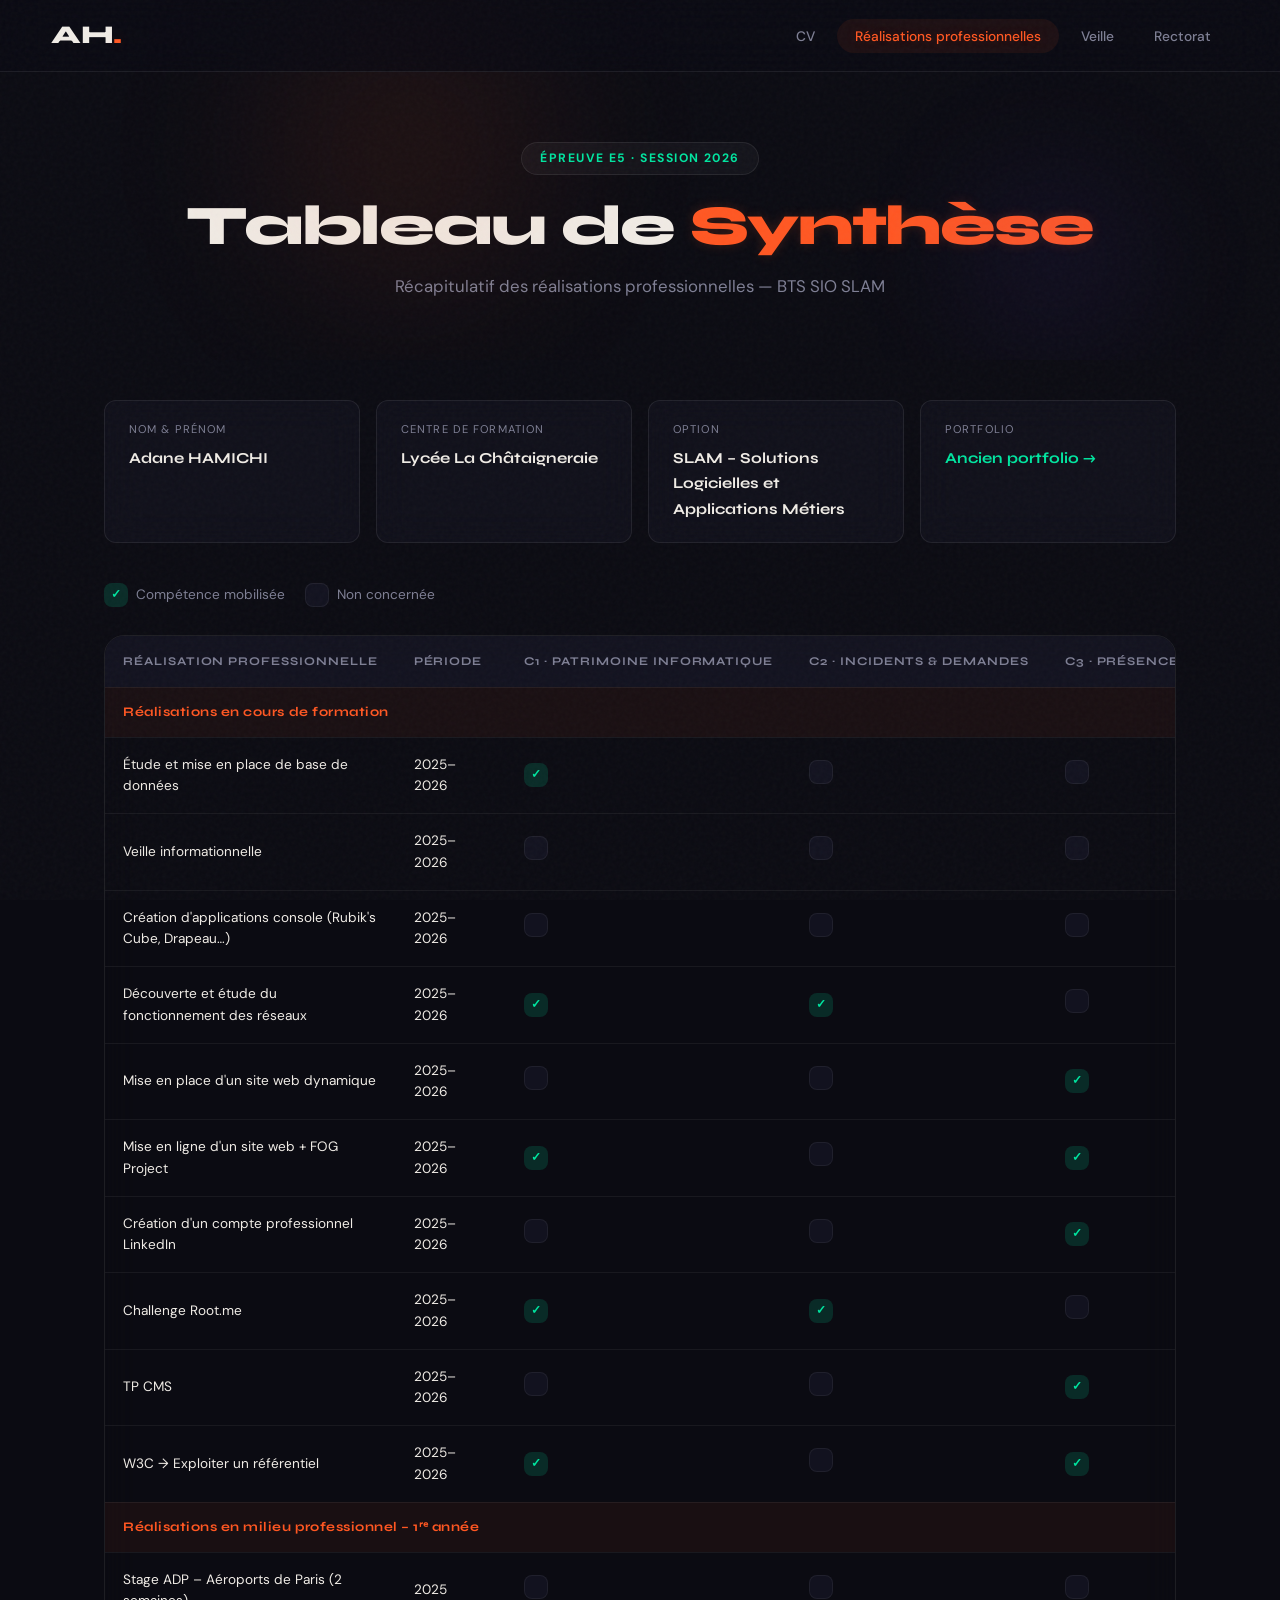
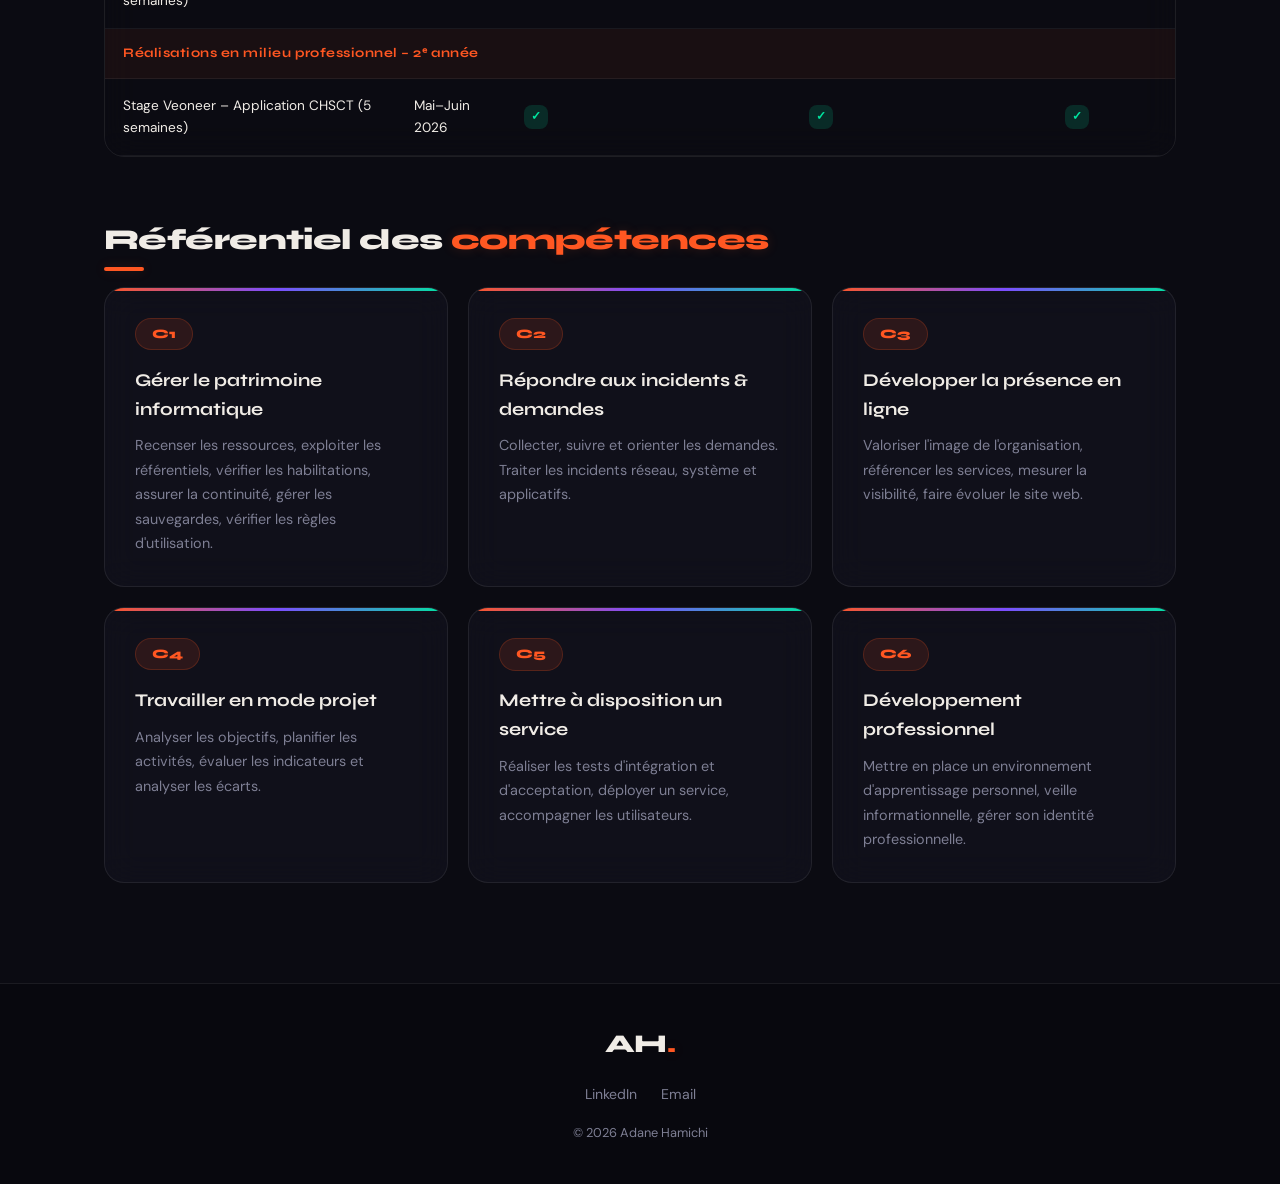
<file: synthese.html>
<!DOCTYPE html>
<html lang="fr">
<head>
  <meta charset="UTF-8"/>
  <meta name="viewport" content="width=device-width, initial-scale=1.0"/>
  <title>Tableau de Synthèse E5 – Adane Hamichi</title>
  <link rel="stylesheet" href="style.css"/>
  <link href="https://fonts.googleapis.com/css2?family=Syne:wght@400;600;700;800&family=DM+Sans:ital,wght@0,300;0,400;0,500;1,300&display=swap" rel="stylesheet">
</head>
<body>
  <nav class="navbar">
    <div class="nav-logo">AH<span class="dot">.</span></div>
    <ul class="nav-links" id="navLinks">
      <li><a href="index.html">CV</a></li>
      <li><a href="realisations.html" class="active">Réalisations professionnelles</a></li>
      <li><a href="veille.html">Veille</a></li>
      <li><a href="rectorat.html">Rectorat</a></li>
    </ul>
    <button class="burger" onclick="toggleMenu()" aria-label="Menu">&#9776;</button>
  </nav>
  <div class="page-hero">
    <span class="tag">Épreuve E5 · Session 2026</span>
    <h1>Tableau de <span class="accent">Synthèse</span></h1>
    <p>Récapitulatif des réalisations professionnelles — BTS SIO SLAM</p>
  </div>
  <div class="synthese-section">
    <!-- INFOS -->
    <div class="synthese-info">
      <div class="info-card">
        <label>Nom &amp; Prénom</label>
        <strong>Adane HAMICHI</strong>
      </div>
      <div class="info-card">
        <label>Centre de formation</label>
        <strong>Lycée La Châtaigneraie</strong>
      </div>
      <div class="info-card">
        <label>Option</label>
        <strong>SLAM – Solutions Logicielles et Applications Métiers</strong>
      </div>
      <div class="info-card">
        <label>Portfolio</label>
        <strong><a href="https://adanehamichi1006.wixsite.com/ahaportfolio" target="_blank" rel="noopener">Ancien portfolio →</a></strong>
      </div>
    </div>
    <!-- LÉGENDE -->
    <div style="display:flex;gap:20px;flex-wrap:wrap;margin-bottom:28px;align-items:center;">
      <div style="display:flex;align-items:center;gap:8px;font-size:0.85rem;color:var(--text-muted);">
        <span class="check">✓</span> Compétence mobilisée
      </div>
      <div style="display:flex;align-items:center;gap:8px;font-size:0.85rem;color:var(--text-muted);">
        <span class="empty"></span> Non concernée
      </div>
    </div>
    <!-- TABLE -->
    <div class="synthese-table-wrap">
      <table>
        <thead>
          <tr>
            <th style="min-width:220px;">Réalisation professionnelle</th>
            <th style="min-width:110px;">Période</th>
            <th>C1 · Patrimoine informatique</th>
            <th>C2 · Incidents &amp; demandes</th>
            <th>C3 · Présence en ligne</th>
            <th>C4 · Mode projet</th>
            <th>C5 · Service à disposition</th>
            <th>C6 · Dév. professionnel</th>
          </tr>
        </thead>
        <tbody>
          <tr class="section-header">
            <td colspan="8">Réalisations en cours de formation</td>
          </tr>
          <tr>
            <td>Étude et mise en place de base de données</td>
            <td>2025–2026</td>
            <td><span class="check">✓</span></td>
            <td><span class="empty"></span></td>
            <td><span class="empty"></span></td>
            <td><span class="check">✓</span></td>
            <td><span class="check">✓</span></td>
            <td><span class="empty"></span></td>
          </tr>
          <tr>
            <td>Veille informationnelle</td>
            <td>2025–2026</td>
            <td><span class="empty"></span></td>
            <td><span class="empty"></span></td>
            <td><span class="empty"></span></td>
            <td><span class="empty"></span></td>
            <td><span class="empty"></span></td>
            <td><span class="check">✓</span></td>
          </tr>
          <tr>
            <td>Création d'applications console (Rubik's Cube, Drapeau…)</td>
            <td>2025–2026</td>
            <td><span class="empty"></span></td>
            <td><span class="empty"></span></td>
            <td><span class="empty"></span></td>
            <td><span class="check">✓</span></td>
            <td><span class="check">✓</span></td>
            <td><span class="check">✓</span></td>
          </tr>
          <tr>
            <td>Découverte et étude du fonctionnement des réseaux</td>
            <td>2025–2026</td>
            <td><span class="check">✓</span></td>
            <td><span class="check">✓</span></td>
            <td><span class="empty"></span></td>
            <td><span class="empty"></span></td>
            <td><span class="check">✓</span></td>
            <td><span class="check">✓</span></td>
          </tr>
          <tr>
            <td>Mise en place d'un site web dynamique</td>
            <td>2025–2026</td>
            <td><span class="empty"></span></td>
            <td><span class="empty"></span></td>
            <td><span class="check">✓</span></td>
            <td><span class="check">✓</span></td>
            <td><span class="check">✓</span></td>
            <td><span class="empty"></span></td>
          </tr>
          <tr>
            <td>Mise en ligne d'un site web + FOG Project</td>
            <td>2025–2026</td>
            <td><span class="check">✓</span></td>
            <td><span class="empty"></span></td>
            <td><span class="check">✓</span></td>
            <td><span class="check">✓</span></td>
            <td><span class="check">✓</span></td>
            <td><span class="empty"></span></td>
          </tr>
          <tr>
            <td>Création d'un compte professionnel LinkedIn</td>
            <td>2025–2026</td>
            <td><span class="empty"></span></td>
            <td><span class="empty"></span></td>
            <td><span class="check">✓</span></td>
            <td><span class="empty"></span></td>
            <td><span class="empty"></span></td>
            <td><span class="check">✓</span></td>
          </tr>
          <tr>
            <td>Challenge Root.me</td>
            <td>2025–2026</td>
            <td><span class="check">✓</span></td>
            <td><span class="check">✓</span></td>
            <td><span class="empty"></span></td>
            <td><span class="empty"></span></td>
            <td><span class="empty"></span></td>
            <td><span class="check">✓</span></td>
          </tr>
          <tr>
            <td>TP CMS</td>
            <td>2025–2026</td>
            <td><span class="empty"></span></td>
            <td><span class="empty"></span></td>
            <td><span class="check">✓</span></td>
            <td><span class="check">✓</span></td>
            <td><span class="check">✓</span></td>
            <td><span class="empty"></span></td>
          </tr>
          <tr>
            <td>W3C → Exploiter un référentiel</td>
            <td>2025–2026</td>
            <td><span class="check">✓</span></td>
            <td><span class="empty"></span></td>
            <td><span class="check">✓</span></td>
            <td><span class="empty"></span></td>
            <td><span class="empty"></span></td>
            <td><span class="check">✓</span></td>
          </tr>
          <tr class="section-header">
            <td colspan="8">Réalisations en milieu professionnel – 1ʳᵉ année</td>
          </tr>
          <tr>
            <td>Stage ADP – Aéroports de Paris (2 semaines)</td>
            <td>2025</td>
            <td><span class="empty"></span></td>
            <td><span class="empty"></span></td>
            <td><span class="empty"></span></td>
            <td><span class="check">✓</span></td>
            <td><span class="empty"></span></td>
            <td><span class="check">✓</span></td>
          </tr>
          <tr class="section-header">
            <td colspan="8">Réalisations en milieu professionnel – 2ᵉ année</td>
          </tr>
          <tr>
            <td>Stage Veoneer – Application CHSCT (5 semaines)</td>
            <td>Mai–Juin 2026</td>
            <td><span class="check">✓</span></td>
            <td><span class="check">✓</span></td>
            <td><span class="check">✓</span></td>
            <td><span class="check">✓</span></td>
            <td><span class="check">✓</span></td>
            <td><span class="check">✓</span></td>
          </tr>
        </tbody>
      </table>
    </div>
    <!-- RÉFÉRENTIEL -->
    <div style="margin-top:60px;">
      <h2 class="section-title" style="margin-bottom:24px;">Référentiel des <span class="accent">compétences</span></h2>
      <div class="edu-grid" style="margin:0;">
        <div class="edu-card">
          <div class="edu-year">C1</div>
          <h3>Gérer le patrimoine informatique</h3>
          <p class="edu-detail">Recenser les ressources, exploiter les référentiels, vérifier les habilitations, assurer la continuité, gérer les sauvegardes, vérifier les règles d'utilisation.</p>
        </div>
        <div class="edu-card">
          <div class="edu-year">C2</div>
          <h3>Répondre aux incidents &amp; demandes</h3>
          <p class="edu-detail">Collecter, suivre et orienter les demandes. Traiter les incidents réseau, système et applicatifs.</p>
        </div>
        <div class="edu-card">
          <div class="edu-year">C3</div>
          <h3>Développer la présence en ligne</h3>
          <p class="edu-detail">Valoriser l'image de l'organisation, référencer les services, mesurer la visibilité, faire évoluer le site web.</p>
        </div>
        <div class="edu-card">
          <div class="edu-year">C4</div>
          <h3>Travailler en mode projet</h3>
          <p class="edu-detail">Analyser les objectifs, planifier les activités, évaluer les indicateurs et analyser les écarts.</p>
        </div>
        <div class="edu-card">
          <div class="edu-year">C5</div>
          <h3>Mettre à disposition un service</h3>
          <p class="edu-detail">Réaliser les tests d'intégration et d'acceptation, déployer un service, accompagner les utilisateurs.</p>
        </div>
        <div class="edu-card">
          <div class="edu-year">C6</div>
          <h3>Développement professionnel</h3>
          <p class="edu-detail">Mettre en place un environnement d'apprentissage personnel, veille informationnelle, gérer son identité professionnelle.</p>
        </div>
      </div>
    </div>
  </div>
  <footer class="footer">
    <div class="footer-inner">
      <span class="nav-logo">AH<span class="dot">.</span></span>
      <div class="footer-links">
        <a href="https://www.linkedin.com/in/adane-hamichi-792073328/" target="_blank" rel="noopener">LinkedIn</a>
        <a href="mailto:adane.hamichi@campus-la-chataigneraie.org">Email</a>
      </div>
      <p>© 2026 Adane Hamichi</p>
    </div>
  </footer>
  <script>
    function toggleMenu(){document.getElementById('navLinks').classList.toggle('open');}
  </script>
</body>
</html>
</file>
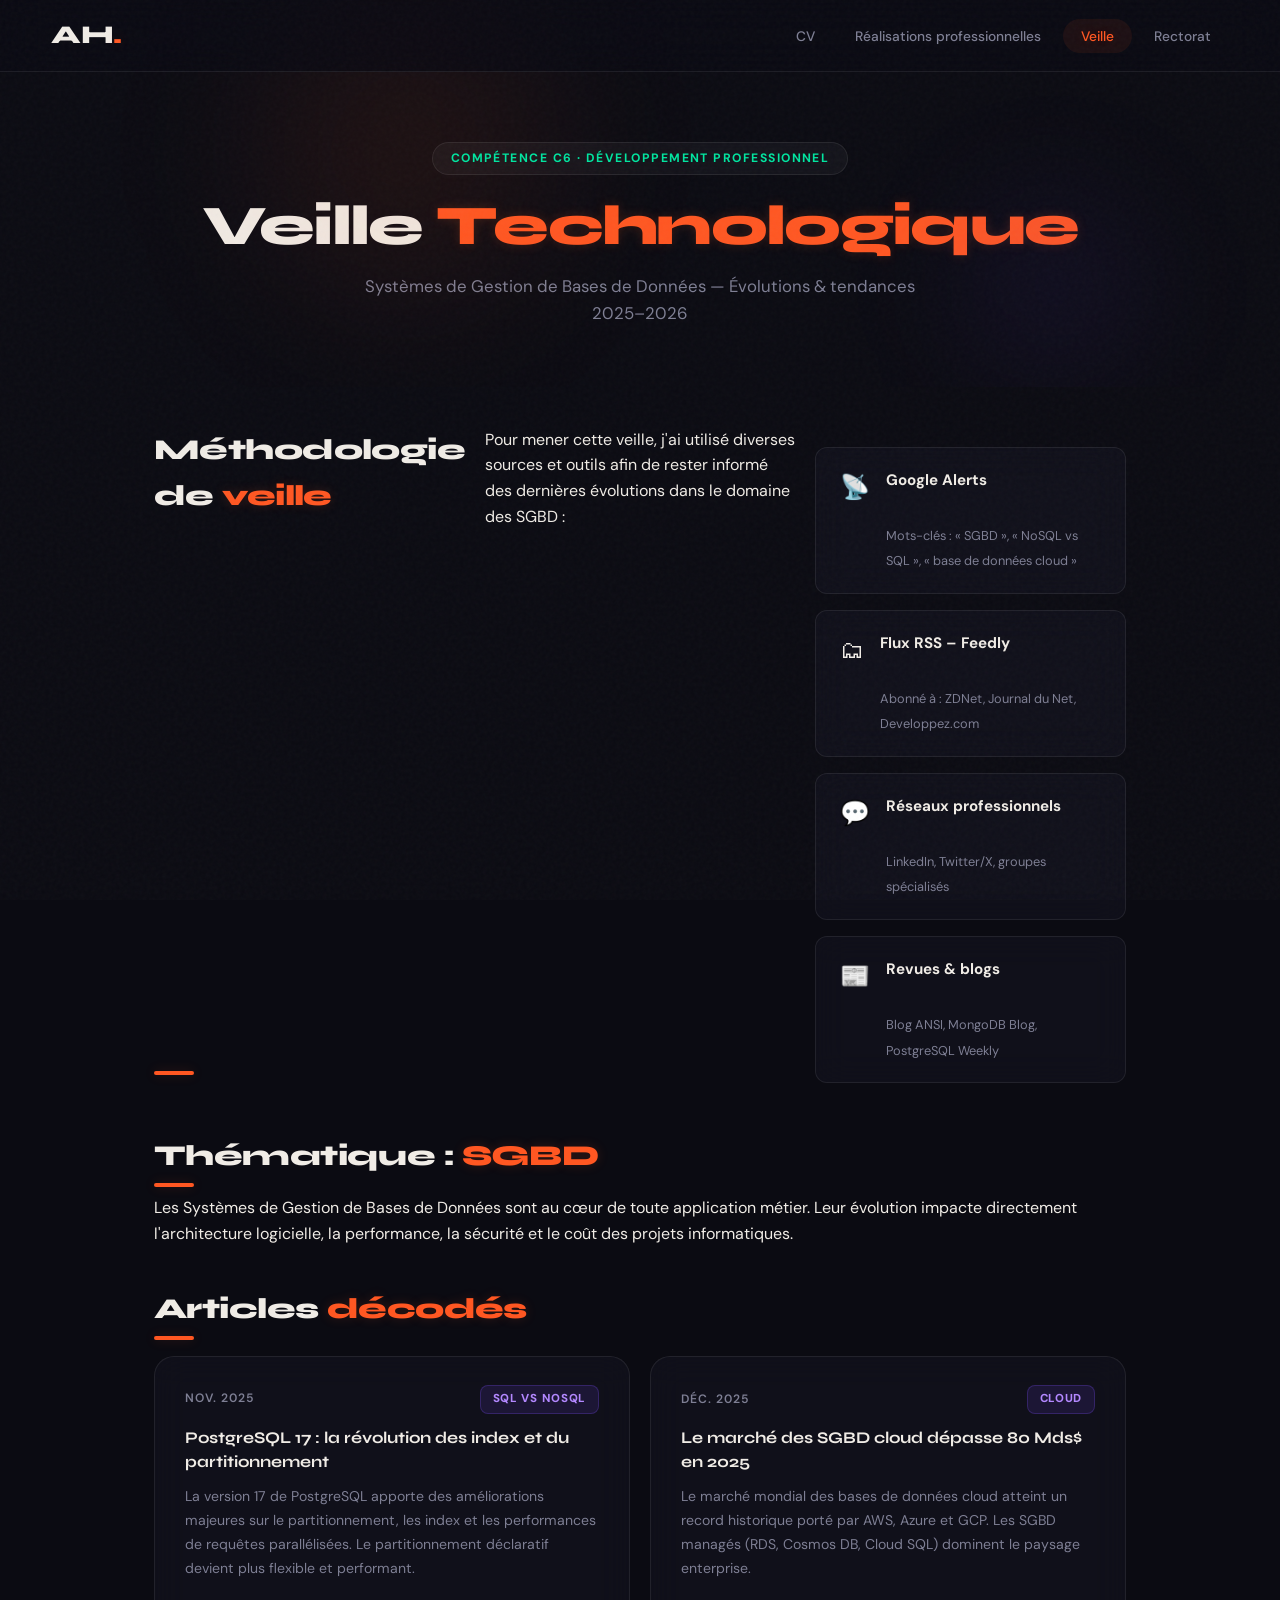
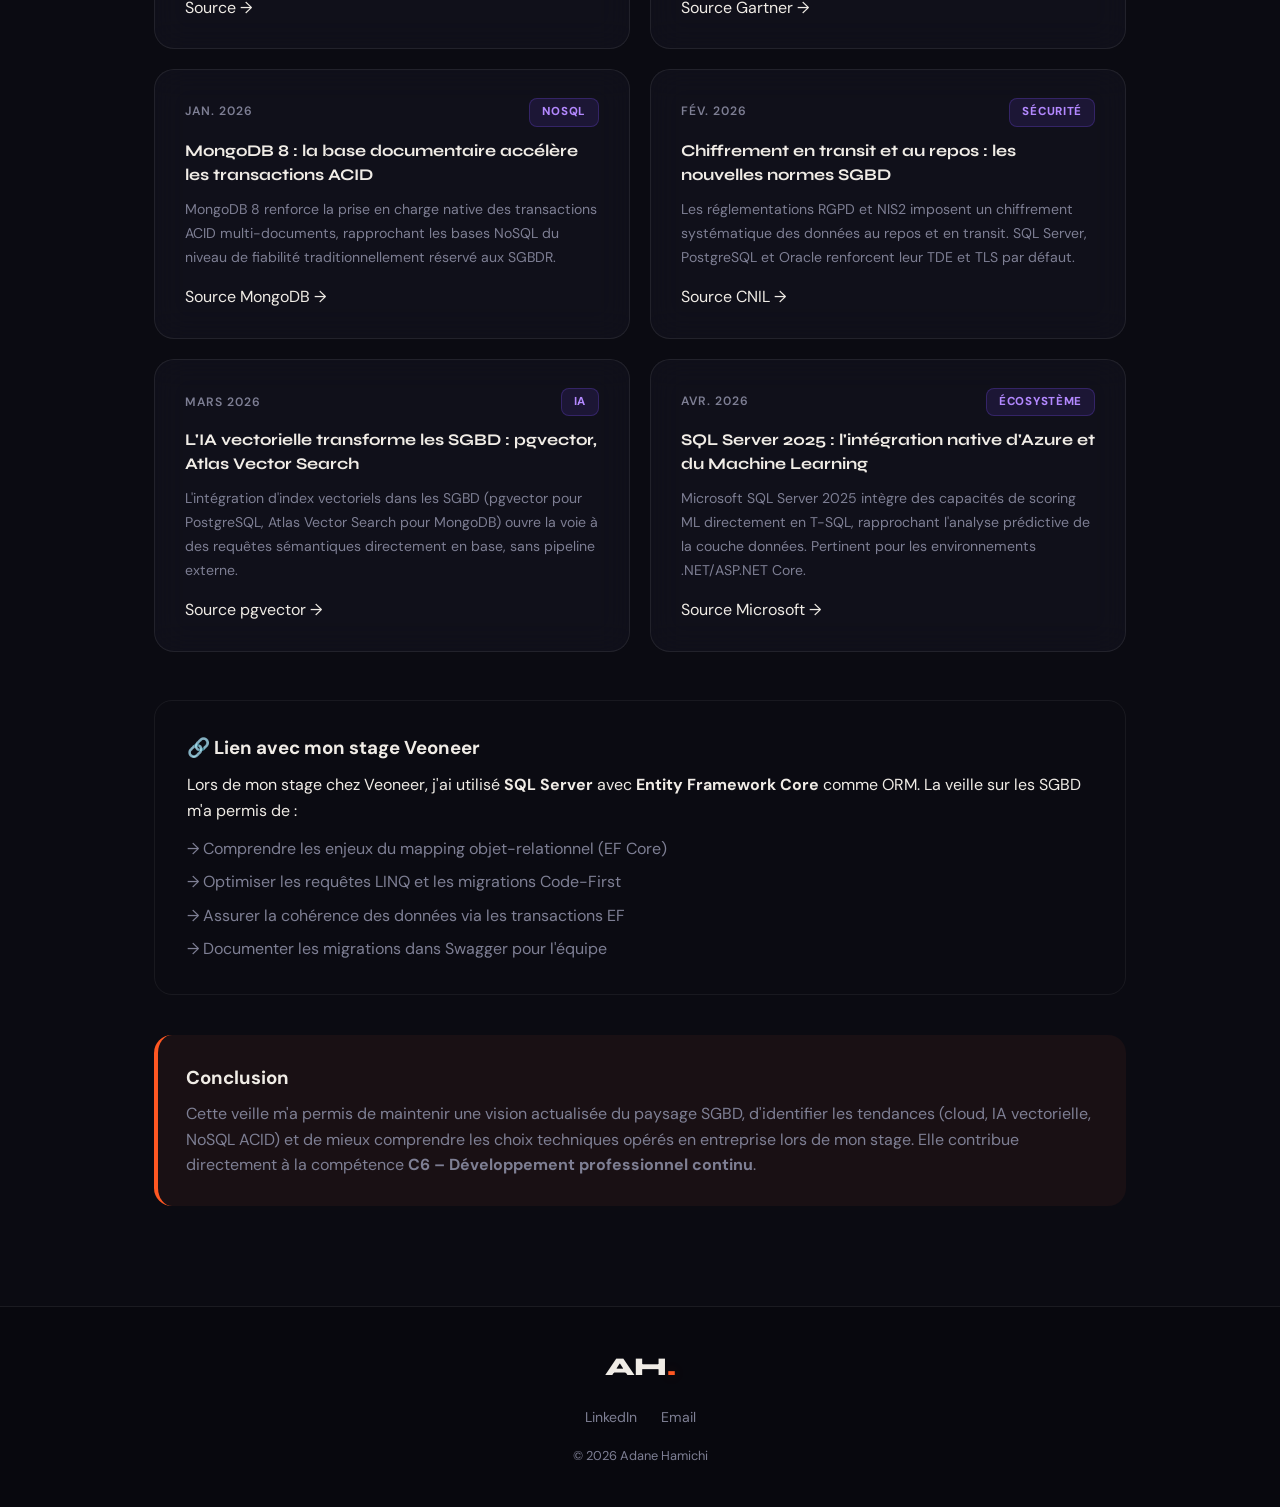
<file: veille.html>
<!DOCTYPE html>
<html lang="fr">
<head>
  <meta charset="UTF-8"/>
  <meta name="viewport" content="width=device-width, initial-scale=1.0"/>
  <title>Veille Technologique – Adane Hamichi</title>
  <link rel="stylesheet" href="style.css"/>
  <link href="https://fonts.googleapis.com/css2?family=Syne:wght@400;600;700;800&family=DM+Sans:ital,wght@0,300;0,400;0,500;1,300&display=swap" rel="stylesheet">
</head>
<body>
  <nav class="navbar">
    <div class="nav-logo">AH<span class="dot">.</span></div>
    <ul class="nav-links" id="navLinks">
      <li><a href="index.html">CV</a></li>
      <li><a href="realisations.html">Réalisations professionnelles</a></li>
      <li><a href="veille.html" class="active">Veille</a></li>
      <li><a href="rectorat.html">Rectorat</a></li>
    </ul>
    <button class="burger" onclick="toggleMenu()" aria-label="Menu">&#9776;</button>
  </nav>
  <div class="page-hero">
    <span class="tag">Compétence C6 · Développement professionnel</span>
    <h1>Veille <span class="accent">Technologique</span></h1>
    <p>Systèmes de Gestion de Bases de Données — Évolutions &amp; tendances 2025–2026</p>
  </div>
  <div class="veille-section">
    <!-- MÉTHODOLOGIE -->
    <div class="veille-intro">
      <h2 class="section-title" style="margin-bottom:16px;">Méthodologie de <span class="accent">veille</span></h2>
      <p>Pour mener cette veille, j'ai utilisé diverses sources et outils afin de rester informé des dernières évolutions dans le domaine des SGBD :</p>
      <div class="veille-tools">
        <div class="vtool"><span>📡</span><div><strong>Google Alerts</strong><br><small>Mots-clés : « SGBD », « NoSQL vs SQL », « base de données cloud »</small></div></div>
        <div class="vtool"><span>🗂</span><div><strong>Flux RSS – Feedly</strong><br><small>Abonné à : ZDNet, Journal du Net, Developpez.com</small></div></div>
        <div class="vtool"><span>💬</span><div><strong>Réseaux professionnels</strong><br><small>LinkedIn, Twitter/X, groupes spécialisés</small></div></div>
        <div class="vtool"><span>📰</span><div><strong>Revues &amp; blogs</strong><br><small>Blog ANSI, MongoDB Blog, PostgreSQL Weekly</small></div></div>
      </div>
    </div>
    <!-- THÉMATIQUE -->
    <div style="margin-top:48px;">
      <h2 class="section-title" style="margin-bottom:16px;">Thématique : <span class="accent">SGBD</span></h2>
      <p>Les Systèmes de Gestion de Bases de Données sont au cœur de toute application métier. Leur évolution impacte directement l'architecture logicielle, la performance, la sécurité et le coût des projets informatiques.</p>
    </div>
    <!-- ARTICLES -->
    <div style="margin-top:40px;">
      <h2 class="section-title" style="margin-bottom:24px;">Articles <span class="accent">décodés</span></h2>
      <div class="veille-articles">
        <article class="varticle">
          <div class="varticle-header">
            <span class="varticle-date">Nov. 2025</span>
            <span class="varticle-tag">SQL vs NoSQL</span>
          </div>
          <h3>PostgreSQL 17 : la révolution des index et du partitionnement</h3>
          <p>La version 17 de PostgreSQL apporte des améliorations majeures sur le partitionnement, les index et les performances de requêtes parallélisées. Le partitionnement déclaratif devient plus flexible et performant.</p>
          <a href="https://www.postgresql.org/about/news/postgresql-17-released/" target="_blank" rel="noopener" class="rp-link">Source →</a>
        </article>
        <article class="varticle">
          <div class="varticle-header">
            <span class="varticle-date">Déc. 2025</span>
            <span class="varticle-tag">Cloud</span>
          </div>
          <h3>Le marché des SGBD cloud dépasse 80 Mds$ en 2025</h3>
          <p>Le marché mondial des bases de données cloud atteint un record historique porté par AWS, Azure et GCP. Les SGBD managés (RDS, Cosmos DB, Cloud SQL) dominent le paysage enterprise.</p>
          <a href="https://www.gartner.com/en/information-technology" target="_blank" rel="noopener" class="rp-link">Source Gartner →</a>
        </article>
        <article class="varticle">
          <div class="varticle-header">
            <span class="varticle-date">Jan. 2026</span>
            <span class="varticle-tag">NoSQL</span>
          </div>
          <h3>MongoDB 8 : la base documentaire accélère les transactions ACID</h3>
          <p>MongoDB 8 renforce la prise en charge native des transactions ACID multi-documents, rapprochant les bases NoSQL du niveau de fiabilité traditionnellement réservé aux SGBDR.</p>
          <a href="https://www.mongodb.com/blog" target="_blank" rel="noopener" class="rp-link">Source MongoDB →</a>
        </article>
        <article class="varticle">
          <div class="varticle-header">
            <span class="varticle-date">Fév. 2026</span>
            <span class="varticle-tag">Sécurité</span>
          </div>
          <h3>Chiffrement en transit et au repos : les nouvelles normes SGBD</h3>
          <p>Les réglementations RGPD et NIS2 imposent un chiffrement systématique des données au repos et en transit. SQL Server, PostgreSQL et Oracle renforcent leur TDE et TLS par défaut.</p>
          <a href="https://www.cnil.fr/fr/securite-des-donnees" target="_blank" rel="noopener" class="rp-link">Source CNIL →</a>
        </article>
        <article class="varticle">
          <div class="varticle-header">
            <span class="varticle-date">Mars 2026</span>
            <span class="varticle-tag">IA</span>
          </div>
          <h3>L'IA vectorielle transforme les SGBD : pgvector, Atlas Vector Search</h3>
          <p>L'intégration d'index vectoriels dans les SGBD (pgvector pour PostgreSQL, Atlas Vector Search pour MongoDB) ouvre la voie à des requêtes sémantiques directement en base, sans pipeline externe.</p>
          <a href="https://github.com/pgvector/pgvector" target="_blank" rel="noopener" class="rp-link">Source pgvector →</a>
        </article>
        <article class="varticle">
          <div class="varticle-header">
            <span class="varticle-date">Avr. 2026</span>
            <span class="varticle-tag">Écosystème</span>
          </div>
          <h3>SQL Server 2025 : l'intégration native d'Azure et du Machine Learning</h3>
          <p>Microsoft SQL Server 2025 intègre des capacités de scoring ML directement en T-SQL, rapprochant l'analyse prédictive de la couche données. Pertinent pour les environnements .NET/ASP.NET Core.</p>
          <a href="https://learn.microsoft.com/fr-fr/sql/sql-server/" target="_blank" rel="noopener" class="rp-link">Source Microsoft →</a>
        </article>
      </div>
    </div>
    <!-- LIEN AVEC VEONEER -->
    <div style="margin-top:48px;padding:32px;border-radius:18px;background:var(--card);border:1px solid var(--border);">
      <h3 style="margin-bottom:10px;">🔗 Lien avec mon stage Veoneer</h3>
      <p>Lors de mon stage chez Veoneer, j'ai utilisé <strong>SQL Server</strong> avec <strong>Entity Framework Core</strong> comme ORM. La veille sur les SGBD m'a permis de :</p>
      <ul style="margin-top:12px;display:flex;flex-direction:column;gap:8px;color:var(--text-muted);">
        <li>→ Comprendre les enjeux du mapping objet-relationnel (EF Core)</li>
        <li>→ Optimiser les requêtes LINQ et les migrations Code-First</li>
        <li>→ Assurer la cohérence des données via les transactions EF</li>
        <li>→ Documenter les migrations dans Swagger pour l'équipe</li>
      </ul>
    </div>
    <!-- CONCLUSION -->
    <div style="margin-top:40px;padding:28px;border-radius:18px;background:rgba(255,107,53,0.06);border-left:4px solid var(--accent);">
      <h3 style="margin-bottom:8px;">Conclusion</h3>
      <p style="color:var(--text-muted);">Cette veille m'a permis de maintenir une vision actualisée du paysage SGBD, d'identifier les tendances (cloud, IA vectorielle, NoSQL ACID) et de mieux comprendre les choix techniques opérés en entreprise lors de mon stage. Elle contribue directement à la compétence <strong>C6 – Développement professionnel continu</strong>.</p>
    </div>
  </div>
  <footer class="footer">
    <div class="footer-inner">
      <span class="nav-logo">AH<span class="dot">.</span></span>
      <div class="footer-links">
        <a href="https://www.linkedin.com/in/adane-hamichi-792073328/" target="_blank" rel="noopener">LinkedIn</a>
        <a href="mailto:adane.hamichi@campus-la-chataigneraie.org">Email</a>
      </div>
      <p>© 2026 Adane Hamichi</p>
    </div>
  </footer>
  <script>
    function toggleMenu(){document.getElementById('navLinks').classList.toggle('open');}
  </script>
</body>
</html>
</file>
<file: style.css>
/* ═══════════════════════════════════════════
   PORTFOLIO BTS SIO – ADANE HAMICHI
   Neo-Brutalist × Glassmorphism — E5 Compliant
   ═══════════════════════════════════════════ */

/* ── Variables ── */
:root {
  --bg: #0b0b12;
  --bg2: #10101b;
  --surface: rgba(18,18,30,0.72);
  --surface2: rgba(24,24,40,0.6);
  --glass: rgba(255,255,255,0.04);
  --glass-border: rgba(255,255,255,0.08);
  --glass-hover: rgba(255,255,255,0.12);
  --border: rgba(255,255,255,0.06);
  --border-hover: rgba(255,255,255,0.16);
  --text: #f0ece6;
  --text-muted: #7e7f94;
  --accent: #ff5722;
  --accent2: #7c4dff;
  --accent3: #00e5a0;
  --accent4: #ffd740;
  --accent5: #ff4081;
  --accent6: #448aff;
  --glow: 0 0 30px rgba(255,87,34,0.25);
  --glow-sm: 0 0 12px rgba(255,87,34,0.18);
  --radius: 20px;
  --radius-sm: 12px;
  --radius-xs: 8px;
  --font-head: 'Syne', sans-serif;
  --font-body: 'DM Sans', sans-serif;
  --font-mono: 'JetBrains Mono', 'Fira Code', monospace;
  --nav-h: 72px;
  --gradient-hero: linear-gradient(135deg, #ff5722 0%, #7c4dff 50%, #00e5a0 100%);
  --gradient-card: linear-gradient(135deg, rgba(255,87,34,0.06) 0%, rgba(124,77,255,0.06) 100%);
  --noise: url("data:image/svg+xml,%3Csvg viewBox='0 0 256 256' xmlns='http://www.w3.org/2000/svg'%3E%3Cfilter id='n'%3E%3CfeTurbulence type='fractalNoise' baseFrequency='0.9' numOctaves='4' stitchTiles='stitch'/%3E%3C/filter%3E%3Crect width='100%25' height='100%25' filter='url(%23n)' opacity='0.03'/%3E%3C/svg%3E");
}

/* ── Reset ── */
*, *::before, *::after { box-sizing: border-box; margin: 0; padding: 0; }
html { scroll-behavior: smooth; scroll-padding-top: var(--nav-h); }
body {
  font-family: var(--font-body);
  background: var(--bg);
  color: var(--text);
  line-height: 1.6;
  -webkit-font-smoothing: antialiased;
  overflow-x: hidden;
}
body::before {
  content: '';
  position: fixed;
  inset: 0;
  background: var(--noise);
  pointer-events: none;
  z-index: 9999;
}
a { color: inherit; text-decoration: none; }
img { max-width: 100%; display: block; border-radius: var(--radius-sm); }
table { border-collapse: collapse; width: 100%; }
ul { list-style: none; }

/* ── Navbar ── */
.navbar {
  position: fixed;
  top: 0; left: 0; right: 0;
  height: var(--nav-h);
  display: flex;
  align-items: center;
  justify-content: space-between;
  padding: 0 4%;
  background: rgba(11,11,18,0.72);
  backdrop-filter: blur(24px) saturate(1.4);
  border-bottom: 1px solid var(--glass-border);
  z-index: 1000;
}
.nav-logo {
  font-family: var(--font-head);
  font-weight: 800;
  font-size: 1.6rem;
  color: var(--text);
  letter-spacing: -0.02em;
}
.nav-logo .dot {
  color: var(--accent);
  text-shadow: var(--glow-sm);
}
.nav-links {
  display: flex;
  gap: 4px;
  list-style: none;
}
.nav-links a {
  padding: 8px 18px;
  border-radius: 100px;
  font-size: 0.86rem;
  font-weight: 500;
  color: var(--text-muted);
  transition: all 0.3s cubic-bezier(0.4,0,0.2,1);
  white-space: nowrap;
}
.nav-links a:hover,
.nav-links a.active {
  color: var(--accent);
  background: rgba(255,87,34,0.08);
  text-shadow: var(--glow-sm);
}
.nav-cta {
  padding: 8px 22px !important;
  background: var(--accent) !important;
  color: #fff !important;
  font-weight: 600 !important;
  border-radius: 100px !important;
  box-shadow: var(--glow-sm);
}
.nav-cta:hover { opacity: 0.9; box-shadow: var(--glow); }
.burger {
  display: none;
  font-size: 1.6rem;
  cursor: pointer;
  color: var(--text);
  background: none;
  border: none;
}
@media (max-width: 900px) {
  .nav-links {
    position: fixed;
    top: var(--nav-h);
    left: 0; right: 0;
    flex-direction: column;
    background: rgba(11,11,18,0.96);
    backdrop-filter: blur(24px);
    padding: 24px 5%;
    gap: 8px;
    display: none;
    border-bottom: 1px solid var(--glass-border);
  }
  .nav-links.open { display: flex; }
  .burger { display: block; }
}

/* ── Hero ── */
.hero {
  min-height: 100vh;
  display: flex;
  align-items: center;
  justify-content: center;
  position: relative;
  overflow: hidden;
  padding: 0 5%;
}
.hero-bg {
  position: absolute;
  inset: 0;
  overflow: hidden;
}
.blob {
  position: absolute;
  border-radius: 50%;
  filter: blur(100px);
  animation: blobFloat 12s ease-in-out infinite alternate;
}
.blob1 {
  width: 500px; height: 500px;
  background: rgba(255,87,34,0.18);
  top: -10%; left: -5%;
  animation-delay: 0s;
}
.blob2 {
  width: 400px; height: 400px;
  background: rgba(124,77,255,0.14);
  bottom: -5%; right: 10%;
  animation-delay: -4s;
}
.blob3 {
  width: 350px; height: 350px;
  background: rgba(0,229,160,0.10);
  top: 40%; left: 50%;
  animation-delay: -8s;
}
@keyframes blobFloat {
  0%   { transform: translate(0,0) scale(1); }
  50%  { transform: translate(30px,-20px) scale(1.1); }
  100% { transform: translate(-20px,30px) scale(0.95); }
}
.hero-content {
  position: relative;
  z-index: 2;
  text-align: center;
  max-width: 700px;
}
.hero-photo {
  width: 150px;
  height: 150px;
  border-radius: 50%;
  object-fit: cover;
  border: 3px solid var(--accent);
  box-shadow: var(--glow), 0 8px 32px rgba(0,0,0,0.5);
  margin: 0 auto 24px;
  display: block;
  transition: transform 0.4s ease, box-shadow 0.4s ease;
}
.hero-photo:hover {
  transform: scale(1.08);
  box-shadow: 0 0 50px rgba(255,87,34,0.4), 0 12px 40px rgba(0,0,0,0.6);
}
.hero .tag {
  display: inline-block;
  padding: 6px 18px;
  border-radius: 100px;
  background: var(--glass);
  border: 1px solid var(--glass-border);
  backdrop-filter: blur(12px);
  color: var(--accent3);
  font-size: 0.76rem;
  font-weight: 700;
  text-transform: uppercase;
  letter-spacing: 0.12em;
  margin-bottom: 20px;
}
.hero h1 {
  font-family: var(--font-head);
  font-size: clamp(3rem, 8vw, 5.5rem);
  font-weight: 800;
  line-height: 1;
  letter-spacing: -0.04em;
  margin-bottom: 20px;
}
.hero .accent {
  color: var(--accent);
  text-shadow: var(--glow);
}
.hero-sub {
  font-size: 1.1rem;
  color: var(--text-muted);
  line-height: 1.6;
  margin-bottom: 32px;
}
.hero-btns { display: flex; gap: 14px; justify-content: center; flex-wrap: wrap; }
.hero-badge {
  position: absolute;
  right: 8%;
  top: 50%;
  transform: translateY(-50%);
  z-index: 2;
}
.badge-ring {
  width: 180px; height: 180px;
  position: relative;
}
.badge-svg {
  width: 100%; height: 100%;
  animation: spin 25s linear infinite;
}
@keyframes spin { to { transform: rotate(360deg); } }
.badge-center {
  position: absolute;
  inset: 0;
  display: flex;
  align-items: center;
  justify-content: center;
  font-size: 2.5rem;
}
@media (max-width: 900px) {
  .hero-badge { display: none; }
}

/* ── Page Hero ── */
.page-hero {
  padding: calc(var(--nav-h) + 70px) 5% 60px;
  text-align: center;
  position: relative;
  overflow: hidden;
}
.page-hero::before {
  content: '';
  position: absolute;
  top: 0; left: 20%;
  width: 300px; height: 300px;
  background: rgba(255,87,34,0.08);
  border-radius: 50%;
  filter: blur(80px);
  pointer-events: none;
}
.page-hero::after {
  content: '';
  position: absolute;
  bottom: 0; right: 10%;
  width: 200px; height: 200px;
  background: rgba(124,77,255,0.06);
  border-radius: 50%;
  filter: blur(60px);
  pointer-events: none;
}
.page-hero .tag {
  display: inline-block;
  padding: 6px 18px;
  border-radius: 100px;
  background: var(--glass);
  border: 1px solid var(--glass-border);
  backdrop-filter: blur(12px);
  color: var(--accent3);
  font-size: 0.76rem;
  font-weight: 700;
  text-transform: uppercase;
  letter-spacing: 0.12em;
  margin-bottom: 20px;
}
.page-hero h1 {
  font-family: var(--font-head);
  font-size: clamp(2.2rem, 5vw, 3.5rem);
  font-weight: 800;
  line-height: 1.1;
  letter-spacing: -0.03em;
  margin-bottom: 16px;
}
.page-hero .accent { color: var(--accent); text-shadow: var(--glow-sm); }
.page-hero p {
  color: var(--text-muted);
  font-size: 1.05rem;
  max-width: 600px;
  margin: 0 auto;
}

/* ── Section ── */
.section {
  padding: 90px 5%;
  max-width: 1200px;
  margin: 0 auto;
}
.section-title {
  font-family: var(--font-head);
  font-size: 1.8rem;
  font-weight: 800;
  margin-bottom: 36px;
  letter-spacing: -0.02em;
  position: relative;
  display: inline-block;
}
.section-title::after {
  content: '';
  position: absolute;
  bottom: -8px;
  left: 0;
  width: 40px;
  height: 4px;
  background: var(--accent);
  border-radius: 2px;
  box-shadow: var(--glow-sm);
}
.section-title .accent { color: var(--accent); text-shadow: var(--glow-sm); }

/* ── Section Dark ── */
.section-dark {
  background: var(--bg2);
  border-top: 1px solid var(--border);
  border-bottom: 1px solid var(--border);
}

/* ── Buttons ── */
.btn-primary {
  display: inline-flex;
  align-items: center;
  gap: 10px;
  padding: 13px 30px;
  background: var(--accent);
  color: #fff;
  border-radius: 14px;
  font-weight: 700;
  font-size: 0.92rem;
  transition: all 0.3s cubic-bezier(0.4,0,0.2,1);
  cursor: pointer;
  border: none;
  font-family: var(--font-body);
  box-shadow: var(--glow-sm);
}
.btn-primary:hover {
  transform: translateY(-3px);
  box-shadow: var(--glow);
}
.btn-outline {
  display: inline-flex;
  align-items: center;
  gap: 10px;
  padding: 13px 30px;
  background: var(--glass);
  color: var(--text);
  border: 1.5px solid var(--glass-border);
  backdrop-filter: blur(8px);
  border-radius: 14px;
  font-weight: 700;
  font-size: 0.92rem;
  transition: all 0.3s cubic-bezier(0.4,0,0.2,1);
}
.btn-outline:hover {
  border-color: var(--accent);
  color: var(--accent);
  box-shadow: var(--glow-sm);
  transform: translateY(-2px);
}
.btn-cta {
  display: inline-flex;
  align-items: center;
  gap: 10px;
  padding: 13px 30px;
  background: var(--accent);
  color: #fff;
  border-radius: 14px;
  font-weight: 700;
  font-size: 0.92rem;
  transition: all 0.3s cubic-bezier(0.4,0,0.2,1);
  cursor: pointer;
  border: none;
  font-family: var(--font-body);
  box-shadow: var(--glow-sm);
}
.btn-cta:hover {
  transform: translateY(-3px);
  box-shadow: var(--glow);
}

/* ── Glass Card ── */
.card {
  background: var(--surface);
  border: 1px solid var(--glass-border);
  border-radius: var(--radius);
  padding: 30px;
  backdrop-filter: blur(20px);
  transition: all 0.35s cubic-bezier(0.4,0,0.2,1);
}
.card:hover {
  border-color: var(--glass-hover);
  transform: translateY(-6px);
  box-shadow: 0 20px 60px rgba(0,0,0,0.3);
}

/* ── About Strip ── */
.about-strip { padding: 0 5% 60px; }
.strip-grid {
  display: grid;
  grid-template-columns: repeat(auto-fit, minmax(240px, 1fr));
  gap: 16px;
  max-width: 1200px;
  margin: 0 auto;
}
.strip-card {
  background: var(--surface);
  border: 1px solid var(--glass-border);
  border-radius: var(--radius);
  padding: 24px;
  backdrop-filter: blur(16px);
  display: flex;
  align-items: center;
  gap: 16px;
  transition: all 0.3s cubic-bezier(0.4,0,0.2,1);
}
.strip-card:hover {
  border-color: var(--glass-hover);
  transform: translateY(-3px);
}
.strip-icon { font-size: 2rem; flex-shrink: 0; }
.strip-card strong { display: block; font-family: var(--font-head); font-size: 0.95rem; font-weight: 700; }
.strip-card p { color: var(--text-muted); font-size: 0.84rem; margin-top: 3px; }

/* ── Education Grid ── */
.edu-grid {
  display: grid;
  grid-template-columns: repeat(auto-fit, minmax(280px, 1fr));
  gap: 20px;
}
.edu-card {
  background: var(--surface);
  border: 1px solid var(--glass-border);
  border-radius: var(--radius);
  padding: 30px;
  backdrop-filter: blur(16px);
  transition: all 0.35s cubic-bezier(0.4,0,0.2,1);
  position: relative;
  overflow: hidden;
}
.edu-card::before {
  content: '';
  position: absolute;
  top: 0; left: 0;
  width: 100%; height: 3px;
  background: var(--gradient-hero);
}
.edu-card:hover { border-color: var(--glass-hover); transform: translateY(-4px); }
.edu-year {
  display: inline-block;
  padding: 5px 16px;
  border-radius: 100px;
  background: rgba(255,87,34,0.12);
  color: var(--accent);
  font-family: var(--font-head);
  font-weight: 800;
  font-size: 0.8rem;
  margin-bottom: 16px;
  border: 1px solid rgba(255,87,34,0.2);
}
.edu-card h3 {
  font-family: var(--font-head);
  font-size: 1.12rem;
  font-weight: 700;
  margin-bottom: 6px;
}
.edu-card p { color: var(--text-muted); font-size: 0.9rem; }
.edu-detail { margin-top: 10px; font-size: 0.84rem; line-height: 1.7; color: var(--text-muted); }

/* ── Timeline ── */
.timeline {
  position: relative;
  padding-left: 44px;
}
.timeline::before {
  content: '';
  position: absolute;
  left: 10px;
  top: 0; bottom: 0;
  width: 2px;
  background: linear-gradient(to bottom, var(--accent), var(--accent2), var(--accent3));
  border-radius: 2px;
}
.tl-item {
  position: relative;
  margin-bottom: 40px;
}
.tl-dot {
  position: absolute;
  left: -44px;
  top: 8px;
  width: 22px; height: 22px;
  border-radius: 50%;
  background: var(--accent);
  border: 4px solid var(--bg2);
  z-index: 1;
  box-shadow: var(--glow-sm);
}
.tl-card {
  background: var(--surface);
  border: 1px solid var(--glass-border);
  border-radius: var(--radius);
  padding: 28px;
  backdrop-filter: blur(16px);
}
.tl-tag {
  display: inline-block;
  padding: 4px 14px;
  border-radius: 100px;
  background: rgba(255,87,34,0.1);
  border: 1px solid rgba(255,87,34,0.2);
  color: var(--accent);
  font-size: 0.76rem;
  font-weight: 700;
  margin-bottom: 12px;
}
.tl-card h3 {
  font-family: var(--font-head);
  font-size: 1.1rem;
  font-weight: 700;
  margin-bottom: 10px;
}
.tl-card p { color: var(--text-muted); font-size: 0.9rem; line-height: 1.75; }
.tl-missions {
  list-style: none;
  display: flex;
  flex-direction: column;
  gap: 6px;
  margin: 8px 0 0;
  padding: 0;
}
.tl-missions li {
  color: var(--text-muted);
  font-size: 0.86rem;
  padding-left: 20px;
  position: relative;
  line-height: 1.6;
}
.tl-missions li::before {
  content: '◈';
  position: absolute;
  left: 0;
  color: var(--accent3);
  font-size: 0.7rem;
}

/* ── Skill bars ── */
.skill-group { margin-bottom: 44px; }
.skill-group h3 {
  font-family: var(--font-head);
  font-size: 1.05rem;
  font-weight: 700;
  margin-bottom: 20px;
  color: var(--text);
}
.skill-item { margin-bottom: 18px; }
.skill-label {
  display: flex;
  justify-content: space-between;
  font-size: 0.88rem;
  margin-bottom: 8px;
}
.skill-label span:last-child {
  color: var(--text-muted);
  font-size: 0.8rem;
  font-family: var(--font-mono);
}
.skill-bar {
  height: 8px;
  background: var(--surface2);
  border-radius: 100px;
  overflow: hidden;
  border: 1px solid var(--border);
}
.skill-fill {
  height: 100%;
  border-radius: 100px;
  background: var(--gradient-hero);
  transform-origin: left;
  animation: fillIn 1.4s cubic-bezier(0.22,1,0.36,1) forwards;
  animation-delay: var(--d, 0s);
  transform: scaleX(0);
  position: relative;
}
.skill-fill::after {
  content: '';
  position: absolute;
  right: 0; top: 0; bottom: 0;
  width: 20px;
  background: rgba(255,255,255,0.3);
  border-radius: 0 100px 100px 0;
  filter: blur(4px);
}
@keyframes fillIn { to { transform: scaleX(1); } }

/* ── Tech tags ── */
.tech-tags {
  display: flex;
  flex-wrap: wrap;
  gap: 8px;
}
.tech-tag {
  display: inline-block;
  padding: 6px 16px;
  border-radius: 10px;
  background: var(--glass);
  border: 1px solid var(--glass-border);
  font-size: 0.8rem;
  font-weight: 600;
  transition: all 0.25s;
  backdrop-filter: blur(8px);
}
.tech-tag:hover {
  border-color: var(--accent3);
  box-shadow: 0 0 12px rgba(0,229,160,0.15);
  transform: translateY(-2px);
}

/* ── Synthese ── */
.synthese-section { padding: 40px 5% 100px; max-width: 1200px; margin: 0 auto; }
.synthese-info {
  display: grid;
  grid-template-columns: repeat(auto-fit, minmax(240px, 1fr));
  gap: 16px;
  margin-bottom: 40px;
}
.info-card {
  background: var(--surface);
  border: 1px solid var(--glass-border);
  border-radius: var(--radius-sm);
  padding: 20px 24px;
  backdrop-filter: blur(16px);
}
.info-card label {
  display: block;
  color: var(--text-muted);
  font-size: 0.7rem;
  text-transform: uppercase;
  letter-spacing: 0.1em;
  margin-bottom: 6px;
}
.info-card strong { font-family: var(--font-head); font-size: 0.95rem; }
.info-card a { color: var(--accent3); }
.synthese-table-wrap {
  overflow-x: auto;
  border-radius: var(--radius);
  border: 1px solid var(--glass-border);
  backdrop-filter: blur(16px);
}
.synthese-table-wrap table { min-width: 900px; }
.synthese-table-wrap th,
.synthese-table-wrap td {
  padding: 16px 18px;
  font-size: 0.85rem;
  text-align: left;
  border-bottom: 1px solid var(--border);
}
.synthese-table-wrap th {
  background: var(--surface2);
  font-family: var(--font-head);
  font-weight: 700;
  font-size: 0.74rem;
  text-transform: uppercase;
  letter-spacing: 0.08em;
  color: var(--text-muted);
  white-space: nowrap;
}
.synthese-table-wrap .section-header td {
  background: rgba(255,87,34,0.06);
  font-family: var(--font-head);
  font-weight: 700;
  font-size: 0.82rem;
  color: var(--accent);
  letter-spacing: 0.04em;
  padding: 14px 18px;
}
.check {
  display: inline-flex;
  align-items: center;
  justify-content: center;
  width: 24px; height: 24px;
  border-radius: 8px;
  background: rgba(0,229,160,0.15);
  color: var(--accent3);
  font-size: 0.78rem;
  font-weight: 800;
}
.empty {
  display: inline-block;
  width: 24px; height: 24px;
  border-radius: 8px;
  background: var(--surface2);
  border: 1px solid var(--border);
}

/* ── Competence pills ── */
.comp-pills { display: flex; flex-wrap: wrap; gap: 6px; }
.comp-pill {
  display: inline-block;
  padding: 3px 12px;
  border-radius: 8px;
  font-size: 0.74rem;
  font-weight: 800;
  text-transform: uppercase;
  letter-spacing: 0.06em;
}
.c1 { background: rgba(255,87,34,0.15); color: var(--accent); border: 1px solid rgba(255,87,34,0.3); }
.c2 { background: rgba(124,77,255,0.15); color: #b388ff; border: 1px solid rgba(124,77,255,0.3); }
.c3 { background: rgba(0,229,160,0.15); color: var(--accent3); border: 1px solid rgba(0,229,160,0.3); }
.c4 { background: rgba(255,215,64,0.15); color: var(--accent4); border: 1px solid rgba(255,215,64,0.3); }
.c5 { background: rgba(255,64,129,0.15); color: var(--accent5); border: 1px solid rgba(255,64,129,0.3); }
.c6 { background: rgba(68,138,255,0.15); color: var(--accent6); border: 1px solid rgba(68,138,255,0.3); }

/* ── RP detail ── */
.rp-detail-section,
.rp-detail {
  padding: 40px 5% 100px;
  max-width: 1000px;
  margin: 0 auto;
}
.rp-meta {
  display: flex;
  flex-wrap: wrap;
  gap: 14px;
  margin-bottom: 44px;
}
.rp-meta-item {
  background: var(--surface);
  border: 1px solid var(--glass-border);
  border-radius: var(--radius-sm);
  padding: 14px 22px;
  font-size: 0.86rem;
  backdrop-filter: blur(16px);
}
.rp-meta-item strong {
  display: block;
  color: var(--text-muted);
  font-size: 0.7rem;
  text-transform: uppercase;
  letter-spacing: 0.1em;
  margin-bottom: 4px;
}
.rp-meta-item span { font-family: var(--font-head); font-weight: 700; }
.comp-section {
  background: var(--surface);
  border: 1px solid var(--glass-border);
  border-radius: var(--radius);
  padding: 30px;
  margin-bottom: 40px;
  backdrop-filter: blur(16px);
}
.comp-section h3 {
  font-family: var(--font-head);
  font-size: 0.8rem;
  text-transform: uppercase;
  letter-spacing: 0.1em;
  color: var(--accent);
  margin-bottom: 16px;
}
.comp-pills-list { display: flex; flex-wrap: wrap; gap: 12px; }
.comp-pill-detail {
  display: flex;
  align-items: center;
  gap: 10px;
  padding: 10px 18px;
  border-radius: 14px;
  border: 1px solid var(--glass-border);
  background: var(--glass);
  font-size: 0.86rem;
  backdrop-filter: blur(8px);
}
.pill-code {
  font-family: var(--font-head);
  font-weight: 800;
  font-size: 0.78rem;
  padding: 3px 10px;
  border-radius: 8px;
}
.c1-bg { background: rgba(255,87,34,0.15); color: var(--accent); }
.c2-bg { background: rgba(124,77,255,0.15); color: #b388ff; }
.c3-bg { background: rgba(0,229,160,0.15); color: var(--accent3); }
.c4-bg { background: rgba(255,215,64,0.15); color: var(--accent4); }
.c5-bg { background: rgba(255,64,129,0.15); color: var(--accent5); }
.c6-bg { background: rgba(68,138,255,0.15); color: var(--accent6); }
.rp-body h2 {
  font-family: var(--font-head);
  font-size: 1.3rem;
  font-weight: 800;
  margin: 40px 0 16px;
  padding-bottom: 12px;
  border-bottom: 2px solid var(--accent);
}
.rp-body p { color: var(--text-muted); line-height: 1.85; margin-bottom: 16px; }
.rp-body ul { margin-left: 0; display: flex; flex-direction: column; gap: 8px; margin-bottom: 18px; }
.rp-body ul li { color: var(--text-muted); font-size: 0.92rem; padding-left: 22px; position: relative; }
.rp-body ul li::before { content: '◈'; position: absolute; left: 0; color: var(--accent3); font-size: 0.7rem; }
.back-link {
  display: inline-flex;
  align-items: center;
  gap: 10px;
  color: var(--text-muted);
  font-size: 0.88rem;
  font-weight: 500;
  margin-bottom: 40px;
  transition: all 0.25s;
}
.back-link:hover { color: var(--accent); }

/* ── RP sub-sections ── */
.rp-sub {
  margin-top: 32px;
  padding-top: 24px;
  border-top: 1px dashed rgba(255,255,255,0.08);
}
.rp-sub:first-child {
  border-top: none;
  padding-top: 0;
  margin-top: 0;
}
.rp-sub h3 {
  font-family: var(--font-head);
  font-size: 1.1rem;
  font-weight: 700;
  margin-bottom: 14px;
  color: var(--text);
}
.rp-sub p {
  color: var(--text-muted);
  font-size: 0.92rem;
  line-height: 1.85;
  margin-bottom: 14px;
}
.rp-sub strong { color: var(--text); }

/* ── RP list ── */
.rp-list {
  list-style: none;
  display: flex;
  flex-direction: column;
  gap: 8px;
  margin: 12px 0 18px;
  padding: 0;
}
.rp-list li {
  color: var(--text-muted);
  font-size: 0.9rem;
  padding-left: 22px;
  position: relative;
  line-height: 1.7;
}
.rp-list li::before {
  content: '◈';
  position: absolute;
  left: 0;
  color: var(--accent3);
  font-size: 0.7rem;
}

/* ── Architecture diagram ── */
.rp-arch { margin-top: 20px; }
.rp-arch h4 { font-family: var(--font-head); font-size: 0.98rem; }
.arch-diagram {
  display: flex;
  flex-direction: column;
  align-items: center;
  gap: 6px;
  padding: 32px;
  background: var(--surface);
  border: 1px solid var(--glass-border);
  border-radius: var(--radius);
  backdrop-filter: blur(16px);
}
.arch-layer {
  display: flex;
  align-items: center;
  gap: 14px;
  width: 100%;
  max-width: 440px;
  padding: 14px 22px;
  background: var(--glass);
  border: 1px solid var(--glass-border);
  border-radius: var(--radius-sm);
  backdrop-filter: blur(8px);
}
.arch-label {
  font-family: var(--font-head);
  font-weight: 800;
  font-size: 0.78rem;
  text-transform: uppercase;
  letter-spacing: 0.08em;
  color: var(--accent3);
  min-width: 65px;
  text-shadow: 0 0 12px rgba(0,229,160,0.3);
}
.arch-item { font-size: 0.86rem; color: var(--text); }
.arch-arrow { color: var(--accent); font-size: 1.4rem; font-weight: 800; }

/* ── Mission cards ── */
.mission-card {
  display: flex;
  gap: 22px;
  background: var(--surface);
  border: 1px solid var(--glass-border);
  border-radius: var(--radius);
  padding: 28px;
  margin-bottom: 18px;
  backdrop-filter: blur(16px);
  transition: all 0.3s cubic-bezier(0.4,0,0.2,1);
}
.mission-card:hover { border-color: var(--glass-hover); transform: translateX(4px); }
.mission-num {
  font-family: var(--font-head);
  font-weight: 800;
  font-size: 2rem;
  color: var(--accent);
  flex-shrink: 0;
  min-width: 52px;
  line-height: 1;
  text-shadow: var(--glow-sm);
}
.mission-body h3 {
  font-family: var(--font-head);
  font-size: 1.08rem;
  font-weight: 700;
  margin-bottom: 10px;
}
.mission-body p { color: var(--text-muted); font-size: 0.9rem; line-height: 1.75; }
.mission-body code {
  background: var(--surface2);
  padding: 3px 10px;
  border-radius: 8px;
  font-size: 0.82rem;
  color: var(--accent3);
  font-family: var(--font-mono);
  border: 1px solid var(--border);
}
.comp-inline { display: flex; gap: 6px; margin-top: 14px; }

/* ── Use case flow ── */
.usecase-flow {
  display: flex;
  flex-wrap: wrap;
  gap: 10px;
  align-items: center;
  padding: 28px;
  background: var(--surface);
  border: 1px solid var(--glass-border);
  border-radius: var(--radius);
  backdrop-filter: blur(16px);
}
.uc-step {
  display: flex;
  align-items: flex-start;
  gap: 12px;
  flex: 1 1 200px;
  min-width: 180px;
}
.uc-num {
  font-family: var(--font-head);
  font-weight: 800;
  font-size: 1.1rem;
  color: var(--accent3);
  flex-shrink: 0;
  width: 32px; height: 32px;
  display: flex;
  align-items: center;
  justify-content: center;
  border-radius: 10px;
  background: rgba(0,229,160,0.12);
  border: 1px solid rgba(0,229,160,0.2);
}
.uc-text { font-size: 0.86rem; color: var(--text-muted); line-height: 1.6; }
.uc-arrow { color: var(--accent); font-size: 1.4rem; font-weight: 800; flex-shrink: 0; text-shadow: var(--glow-sm); }

/* ── Difficulty grid ── */
.diff-grid {
  display: grid;
  grid-template-columns: repeat(auto-fit, minmax(280px, 1fr));
  gap: 18px;
}
.diff-card {
  background: var(--surface);
  border: 1px solid var(--glass-border);
  border-radius: var(--radius);
  padding: 28px;
  backdrop-filter: blur(16px);
  transition: all 0.3s;
}
.diff-card:hover { border-color: var(--glass-hover); }
.diff-card h4 {
  font-family: var(--font-head);
  font-size: 0.98rem;
  margin-bottom: 12px;
}
.diff-card p { color: var(--text-muted); font-size: 0.88rem; line-height: 1.75; }
.diff-card code {
  background: var(--surface2);
  padding: 3px 10px;
  border-radius: 8px;
  font-size: 0.82rem;
  color: var(--accent3);
  font-family: var(--font-mono);
  border: 1px solid var(--border);
}

/* ── Lexique grid ── */
.lexique-grid {
  display: grid;
  grid-template-columns: repeat(auto-fit, minmax(260px, 1fr));
  gap: 14px;
}
.lex-item {
  background: var(--surface);
  border: 1px solid var(--glass-border);
  border-radius: var(--radius-sm);
  padding: 20px 22px;
  backdrop-filter: blur(16px);
}
.lex-item strong {
  font-family: var(--font-head);
  font-size: 0.92rem;
  color: var(--accent3);
  display: block;
  margin-bottom: 6px;
}
.lex-item small { color: var(--text-muted); font-size: 0.82rem; line-height: 1.65; }

/* ── Bilan grid ── */
.bilan-grid {
  display: grid;
  grid-template-columns: repeat(auto-fit, minmax(280px, 1fr));
  gap: 20px;
}
.bilan-card {
  background: var(--surface);
  border: 1px solid var(--glass-border);
  border-radius: var(--radius);
  padding: 30px;
  backdrop-filter: blur(16px);
}
.bilan-card h4 {
  font-family: var(--font-head);
  font-size: 0.98rem;
  margin-bottom: 16px;
}
.bilan-card ul {
  list-style: none;
  display: flex;
  flex-direction: column;
  gap: 8px;
}
.bilan-card li {
  color: var(--text-muted);
  font-size: 0.88rem;
  padding-left: 22px;
  position: relative;
}
.bilan-card li::before {
  content: '◈';
  position: absolute;
  left: 0;
  color: var(--accent3);
  font-size: 0.7rem;
}

/* ── Preuves ── */
.preuves-grid {
  display: grid;
  grid-template-columns: repeat(auto-fit, minmax(300px, 1fr));
  gap: 20px;
  margin-top: 20px;
}
.preuve-card {
  background: var(--surface);
  border: 1px solid var(--glass-border);
  border-radius: var(--radius);
  overflow: hidden;
  transition: all 0.3s cubic-bezier(0.4,0,0.2,1);
  backdrop-filter: blur(16px);
}
.preuve-card:hover { border-color: var(--glass-hover); transform: translateY(-4px); }
.preuve-img {
  width: 100%;
  height: auto;
  border-bottom: 1px solid var(--border);
}
.preuve-info { padding: 20px 24px; }
.preuve-info strong { font-family: var(--font-head); font-size: 0.94rem; display: block; margin-bottom: 6px; }
.preuve-info p { color: var(--text-muted); font-size: 0.84rem; line-height: 1.6; }
.preuve-badge {
  display: inline-block;
  margin-top: 10px;
  padding: 4px 14px;
  border-radius: 8px;
  font-size: 0.72rem;
  font-weight: 800;
  text-transform: uppercase;
  letter-spacing: 0.08em;
}
.b1 { background: rgba(0,229,160,0.12); color: var(--accent3); border: 1px solid rgba(0,229,160,0.25); }
.b2 { background: rgba(124,77,255,0.12); color: #b388ff; border: 1px solid rgba(124,77,255,0.25); }
.b3 { background: rgba(255,87,34,0.12); color: var(--accent); border: 1px solid rgba(255,87,34,0.25); }

/* Placeholder preuves */
.preuves-placeholder {
  display: grid;
  grid-template-columns: repeat(auto-fit, minmax(260px, 1fr));
  gap: 18px;
}
.preuve-item {
  background: var(--surface2);
  border: 2px dashed var(--glass-border);
  border-radius: var(--radius);
  padding: 28px;
  text-align: center;
  display: flex;
  flex-direction: column;
  align-items: center;
  gap: 10px;
}
.preuve-icon { font-size: 2rem; opacity: 0.5; }
.preuve-label { font-size: 0.9rem; color: var(--text); font-weight: 600; }
.preuve-status {
  font-size: 0.72rem;
  color: var(--accent);
  font-weight: 800;
  text-transform: uppercase;
  letter-spacing: 0.08em;
  padding: 4px 14px;
  border-radius: 8px;
  background: rgba(255,87,34,0.1);
  border: 1px solid rgba(255,87,34,0.2);
}

/* ── Certs ── */
.certs-section { padding: 40px 5% 100px; max-width: 1100px; margin: 0 auto; }
.certs-grid {
  display: grid;
  grid-template-columns: repeat(auto-fit, minmax(320px, 1fr));
  gap: 24px;
  margin-bottom: 60px;
}
.cert-card {
  background: var(--surface);
  border: 1px solid var(--glass-border);
  border-radius: var(--radius);
  padding: 36px;
  backdrop-filter: blur(16px);
  transition: all 0.35s cubic-bezier(0.4,0,0.2,1);
  position: relative;
  overflow: hidden;
}
.cert-card::before {
  content: '';
  position: absolute;
  top: 0; left: 0;
  width: 100%; height: 3px;
  background: var(--card-color, var(--accent));
  box-shadow: 0 0 15px var(--card-color, var(--accent));
}
.cert-card:hover { border-color: var(--glass-hover); transform: translateY(-6px); box-shadow: 0 20px 60px rgba(0,0,0,0.3); }
.cert-icon { font-size: 2.4rem; margin-bottom: 16px; }
.cert-card h3 { font-family: var(--font-head); font-size: 1.18rem; font-weight: 700; margin-bottom: 8px; }
.cert-org { color: var(--text-muted); font-size: 0.82rem; margin-bottom: 16px; }
.cert-card p { color: var(--text-muted); font-size: 0.9rem; line-height: 1.75; margin-bottom: 18px; }
.cert-badge {
  display: inline-block;
  padding: 6px 16px;
  border-radius: 10px;
  background: rgba(255,87,34,0.1);
  border: 1px solid rgba(255,87,34,0.2);
  color: var(--accent);
  font-size: 0.8rem;
  font-weight: 700;
}

/* ── Contact ── */
.contact-section { padding: 40px 5% 100px; max-width: 1100px; margin: 0 auto; }
.contact-grid {
  display: grid;
  grid-template-columns: repeat(auto-fit, minmax(320px, 1fr));
  gap: 44px;
}
.contact-info h3 { font-family: var(--font-head); font-size: 1.2rem; margin-bottom: 28px; }
.c-item {
  display: flex;
  gap: 18px;
  margin-bottom: 24px;
  align-items: flex-start;
}
.c-icon { font-size: 1.5rem; flex-shrink: 0; margin-top: 2px; }
.c-item label {
  display: block;
  font-size: 0.76rem;
  color: var(--text-muted);
  text-transform: uppercase;
  letter-spacing: 0.08em;
  margin-bottom: 6px;
}
.c-item a { color: var(--accent3); font-size: 0.9rem; transition: all 0.25s; }
.c-item a:hover { color: var(--accent); text-shadow: var(--glow-sm); }
.c-item span { color: var(--text-muted); font-size: 0.9rem; }
.contact-form-wrap h3 { font-family: var(--font-head); font-size: 1.2rem; margin-bottom: 28px; }
.form-group { margin-bottom: 20px; }
.form-group label {
  display: block;
  font-size: 0.8rem;
  font-weight: 600;
  color: var(--text-muted);
  margin-bottom: 8px;
}
.form-group input,
.form-group textarea {
  width: 100%;
  padding: 14px 18px;
  background: var(--surface2);
  border: 1px solid var(--glass-border);
  border-radius: var(--radius-sm);
  color: var(--text);
  font-family: var(--font-body);
  font-size: 0.94rem;
  transition: all 0.3s;
}
.form-group input:focus,
.form-group textarea:focus {
  outline: none;
  border-color: var(--accent3);
  box-shadow: 0 0 20px rgba(0,229,160,0.12);
}
.form-group textarea { min-height: 130px; resize: vertical; }

/* ── Veille ── */
.veille-section { padding: 40px 5% 100px; max-width: 1100px; margin: 0 auto; }
.veille-intro {
  display: grid;
  grid-template-columns: repeat(auto-fit, minmax(260px, 1fr));
  gap: 20px;
  margin-bottom: 50px;
}
.veille-card {
  background: var(--surface);
  border: 1px solid var(--glass-border);
  border-radius: var(--radius);
  padding: 30px;
  backdrop-filter: blur(16px);
}
.veille-card h4 {
  font-family: var(--font-head);
  font-size: 0.76rem;
  font-weight: 700;
  text-transform: uppercase;
  letter-spacing: 0.1em;
  color: var(--accent);
  margin-bottom: 12px;
}
.veille-card p, .veille-card li { color: var(--text-muted); font-size: 0.9rem; line-height: 1.75; }
.veille-card ul { display: flex; flex-direction: column; gap: 8px; }
.veille-card ul li::before { content: '→ '; color: var(--accent3); }
.veille-tools {
  display: grid;
  grid-template-columns: repeat(auto-fit, minmax(240px, 1fr));
  gap: 16px;
  margin-top: 20px;
}
.vtool {
  display: flex;
  gap: 16px;
  background: var(--surface);
  border: 1px solid var(--glass-border);
  border-radius: var(--radius-sm);
  padding: 20px 24px;
  align-items: flex-start;
  backdrop-filter: blur(16px);
}
.vtool > span { font-size: 1.5rem; flex-shrink: 0; }
.vtool strong { display: block; font-size: 0.95rem; margin-bottom: 4px; }
.vtool small { color: var(--text-muted); font-size: 0.8rem; line-height: 1.6; }
.veille-articles,
.news-grid {
  display: grid;
  grid-template-columns: repeat(auto-fit, minmax(340px, 1fr));
  gap: 20px;
}
.varticle,
.news-card {
  background: var(--surface);
  border: 1px solid var(--glass-border);
  border-radius: var(--radius);
  padding: 28px 30px;
  backdrop-filter: blur(16px);
  transition: all 0.3s;
}
.varticle:hover,
.news-card:hover { border-color: rgba(0,229,160,0.2); transform: translateY(-3px); }
.varticle-header {
  display: flex;
  justify-content: space-between;
  align-items: center;
  margin-bottom: 12px;
}
.varticle-date,
.news-date { color: var(--text-muted); font-size: 0.76rem; font-weight: 600; text-transform: uppercase; letter-spacing: 0.08em; }
.varticle-tag {
  padding: 4px 12px;
  border-radius: 8px;
  background: rgba(124,77,255,0.12);
  border: 1px solid rgba(124,77,255,0.25);
  color: #b388ff;
  font-size: 0.72rem;
  font-weight: 800;
  text-transform: uppercase;
  letter-spacing: 0.06em;
}
.varticle h3,
.news-card h4 {
  font-family: var(--font-head);
  font-size: 1.02rem;
  font-weight: 700;
  line-height: 1.45;
  margin-bottom: 12px;
}
.varticle p,
.news-card p { color: var(--text-muted); font-size: 0.88rem; line-height: 1.7; margin-bottom: 14px; }
.news-source {
  display: inline-block;
  font-size: 0.78rem;
  color: var(--accent3);
  font-weight: 600;
}
.mise-oeuvre-card {
  background: linear-gradient(135deg, rgba(124,77,255,0.08) 0%, rgba(0,229,160,0.08) 100%);
  border: 1px solid rgba(124,77,255,0.2);
  border-radius: var(--radius);
  padding: 40px;
  margin-top: 44px;
  backdrop-filter: blur(16px);
}
.mise-oeuvre-card h3 { font-family: var(--font-head); font-size: 1.2rem; font-weight: 800; margin-bottom: 16px; }
.mise-oeuvre-card p { color: var(--text-muted); line-height: 1.85; margin-bottom: 14px; }
.mise-oeuvre-card li { color: var(--text-muted); line-height: 1.85; margin-bottom: 10px; padding-left: 22px; position: relative; }
.mise-oeuvre-card li::before { content: '◈'; position: absolute; left: 0; color: var(--accent3); font-size: 0.7rem; }

/* ── Rectorat ── */
.rect-section { padding: 40px 5% 100px; max-width: 1100px; margin: 0 auto; }
.rect-desc { color: var(--text-muted); font-size: 0.95rem; line-height: 1.75; margin-bottom: 32px; }
.rect-grid {
  display: grid;
  grid-template-columns: repeat(auto-fit, minmax(300px, 1fr));
  gap: 20px;
  margin-bottom: 20px;
}
.rect-card {
  background: var(--surface);
  border: 1px solid var(--glass-border);
  border-radius: var(--radius);
  padding: 30px;
  backdrop-filter: blur(16px);
  transition: all 0.35s cubic-bezier(0.4,0,0.2,1);
  display: block;
  text-decoration: none;
  color: inherit;
}
.rect-card:hover { border-color: var(--glass-hover); transform: translateY(-5px); box-shadow: 0 20px 60px rgba(0,0,0,0.3); }
.rect-icon { font-size: 2.2rem; margin-bottom: 14px; }
.rect-card h3 { font-family: var(--font-head); font-size: 1.08rem; font-weight: 700; margin-bottom: 10px; }
.rect-card p { color: var(--text-muted); font-size: 0.88rem; line-height: 1.65; margin-bottom: 16px; }
.rect-tag {
  display: inline-block;
  padding: 4px 14px;
  border-radius: 8px;
  font-size: 0.72rem;
  font-weight: 800;
  text-transform: uppercase;
  letter-spacing: 0.06em;
  color: var(--accent3);
  background: rgba(0,229,160,0.1);
  border: 1px solid rgba(0,229,160,0.2);
}

/* ── RP context grid ── */
.rp-context-grid {
  display: grid;
  grid-template-columns: repeat(auto-fit, minmax(200px, 1fr));
  gap: 14px;
  margin-top: 20px;
}
.rp-field {
  background: var(--surface);
  border: 1px solid var(--glass-border);
  border-radius: var(--radius-sm);
  padding: 16px 20px;
  backdrop-filter: blur(16px);
}
.rp-field label {
  display: block;
  color: var(--text-muted);
  font-size: 0.7rem;
  text-transform: uppercase;
  letter-spacing: 0.1em;
  margin-bottom: 6px;
}
.rp-field strong { font-family: var(--font-head); font-size: 0.96rem; }

/* ── RP block ── */
.rp-block {
  margin-top: 52px;
  padding-top: 36px;
  border-top: 1px solid var(--glass-border);
}

/* ── CTA ── */
.cta-section {
  text-align: center;
  padding: 100px 5%;
  background: linear-gradient(135deg, rgba(255,87,34,0.04) 0%, rgba(124,77,255,0.04) 50%, rgba(0,229,160,0.04) 100%);
  border-top: 1px solid var(--border);
  position: relative;
}
.cta-section::before {
  content: '';
  position: absolute;
  top: 50%; left: 50%;
  transform: translate(-50%, -50%);
  width: 400px; height: 400px;
  background: radial-gradient(circle, rgba(255,87,34,0.06) 0%, transparent 70%);
  pointer-events: none;
}
.cta-section h2 {
  font-family: var(--font-head);
  font-size: 1.8rem;
  font-weight: 800;
  margin-bottom: 16px;
}
.cta-section p {
  color: var(--text-muted);
  max-width: 500px;
  margin: 0 auto 28px;
}

/* ── Footer ── */
.footer {
  padding: 40px 5%;
  border-top: 1px solid var(--glass-border);
  background: rgba(8,8,14,0.9);
}
.footer-inner {
  max-width: 1200px;
  margin: 0 auto;
  display: flex;
  flex-direction: column;
  align-items: center;
  gap: 18px;
  text-align: center;
}
.footer-links { display: flex; gap: 24px; }
.footer-links a {
  color: var(--text-muted);
  font-size: 0.88rem;
  transition: all 0.25s;
}
.footer-links a:hover { color: var(--accent3); text-shadow: 0 0 8px rgba(0,229,160,0.2); }
.footer p { color: var(--text-muted); font-size: 0.8rem; }

/* ── Animations ── */
.animate-fade {
  opacity: 0;
  animation: fadeIn 0.8s ease forwards;
}
.animate-up {
  opacity: 0;
  transform: translateY(24px);
  animation: slideUp 0.8s cubic-bezier(0.4,0,0.2,1) forwards;
}
.delay1 { animation-delay: 0.2s; }
.delay2 { animation-delay: 0.4s; }
.delay3 { animation-delay: 0.6s; }
@keyframes fadeIn { to { opacity: 1; } }
@keyframes slideUp { to { opacity: 1; transform: translateY(0); } }

/* ── Scrollbar ── */
::-webkit-scrollbar { width: 7px; }
::-webkit-scrollbar-track { background: var(--bg); }
::-webkit-scrollbar-thumb {
  background: linear-gradient(to bottom, var(--accent), var(--accent2));
  border-radius: 10px;
}
::-webkit-scrollbar-thumb:hover { background: var(--accent); }

/* ── Print ── */
@media print {
  .navbar, .burger, .hero-badge, .footer, body::before { display: none; }
  body { background: #fff; color: #000; }
}
</file>
